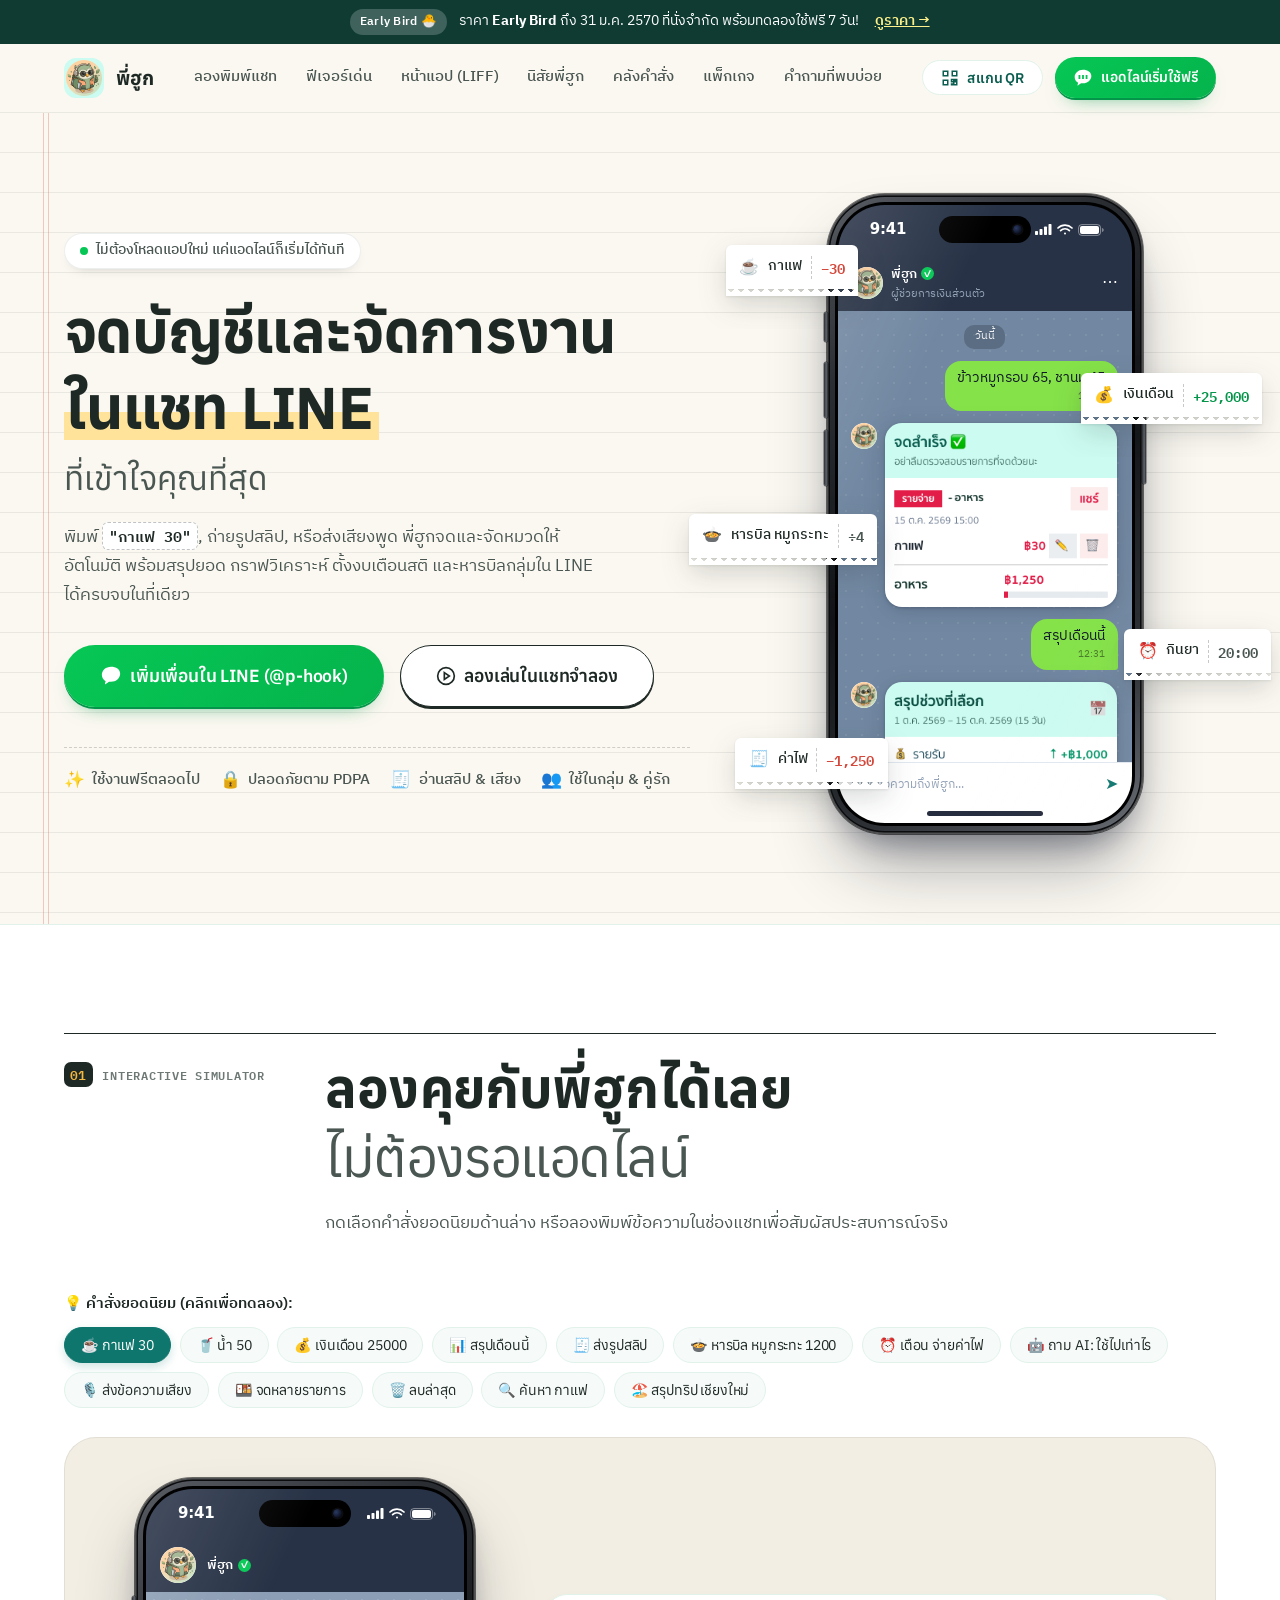
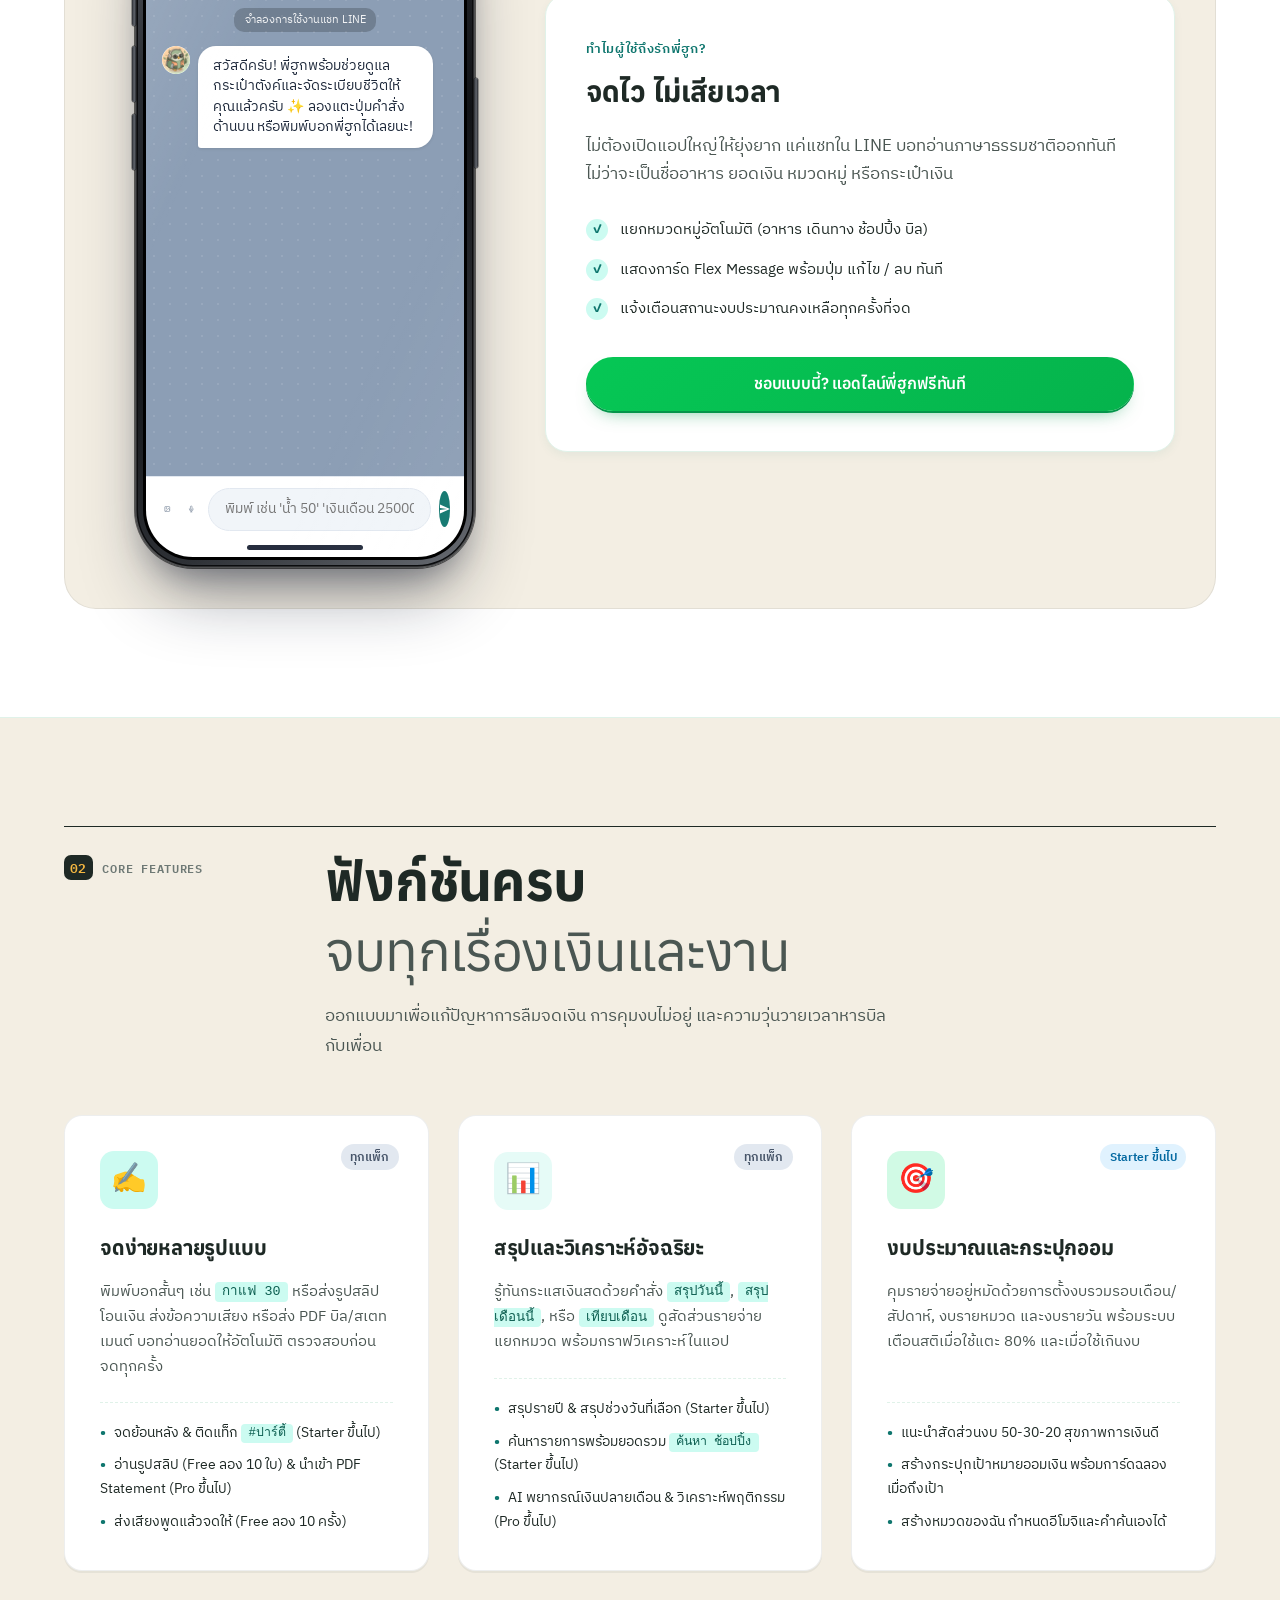
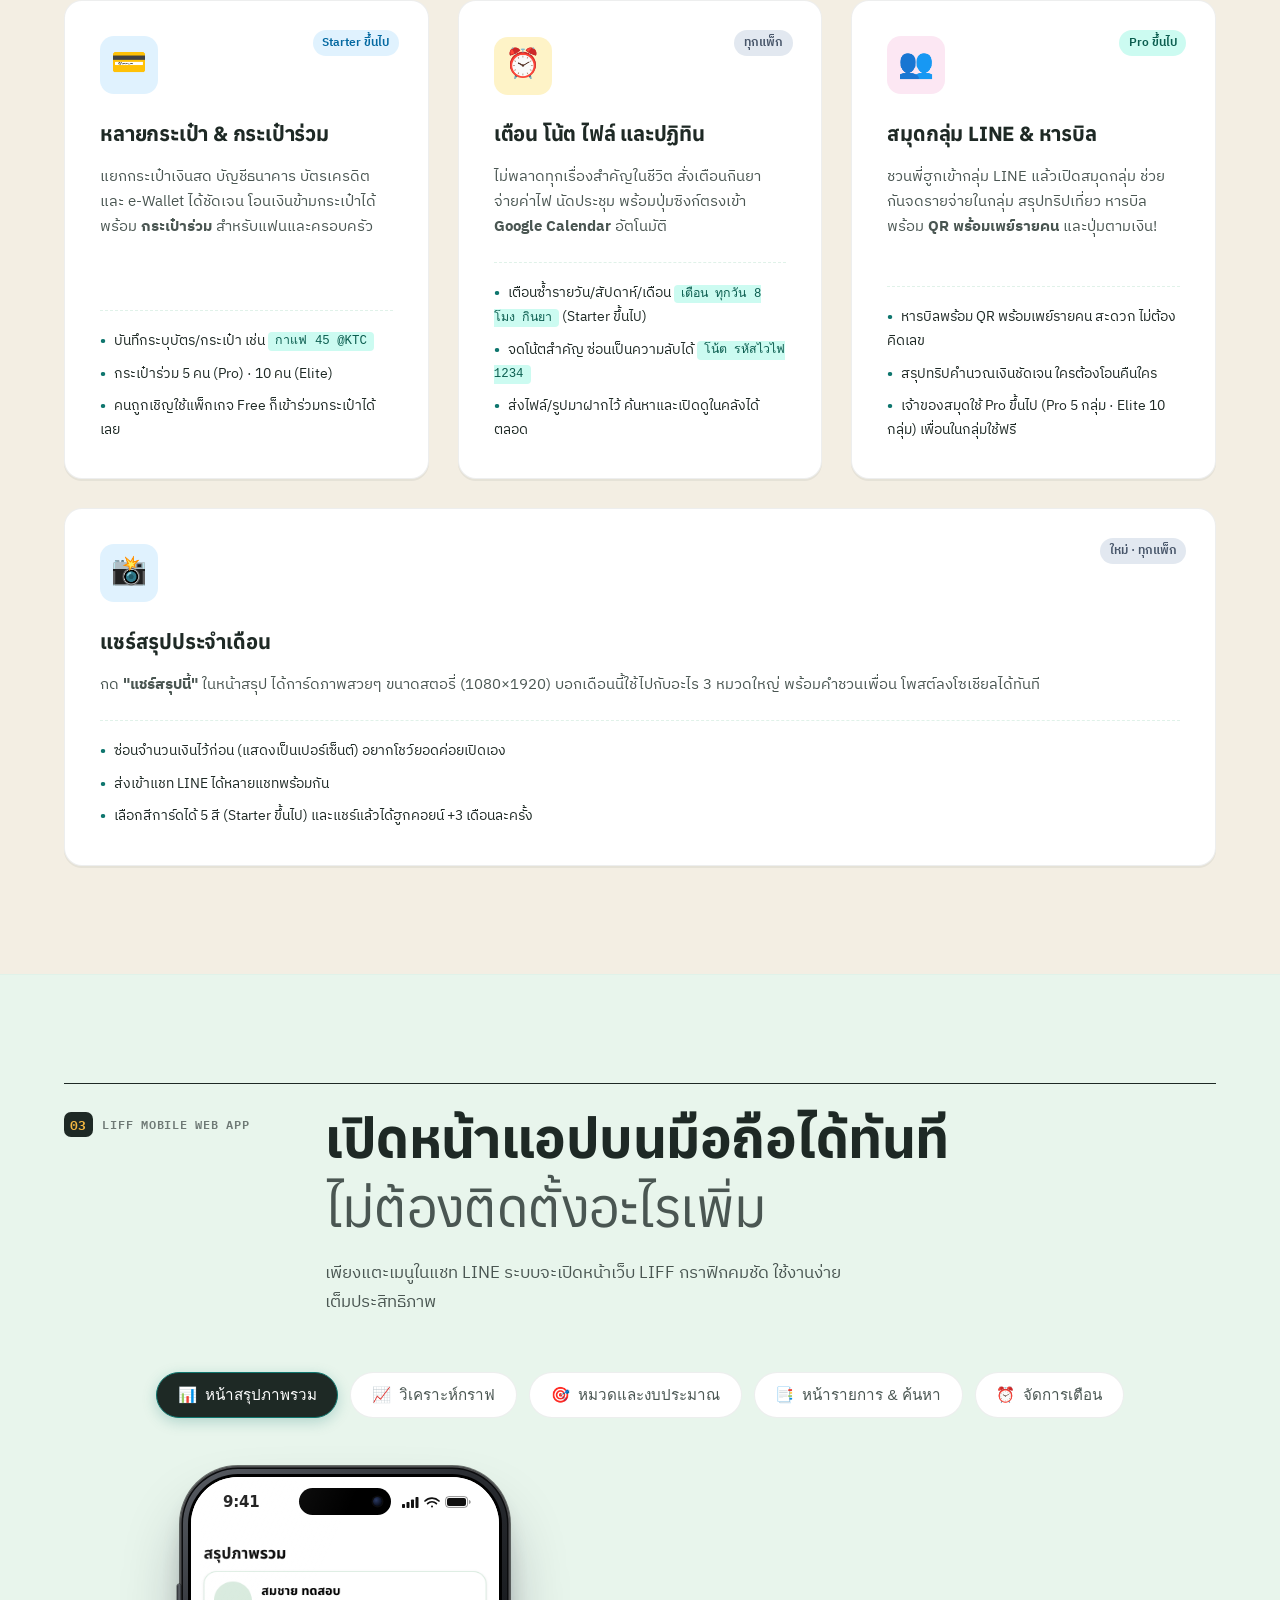
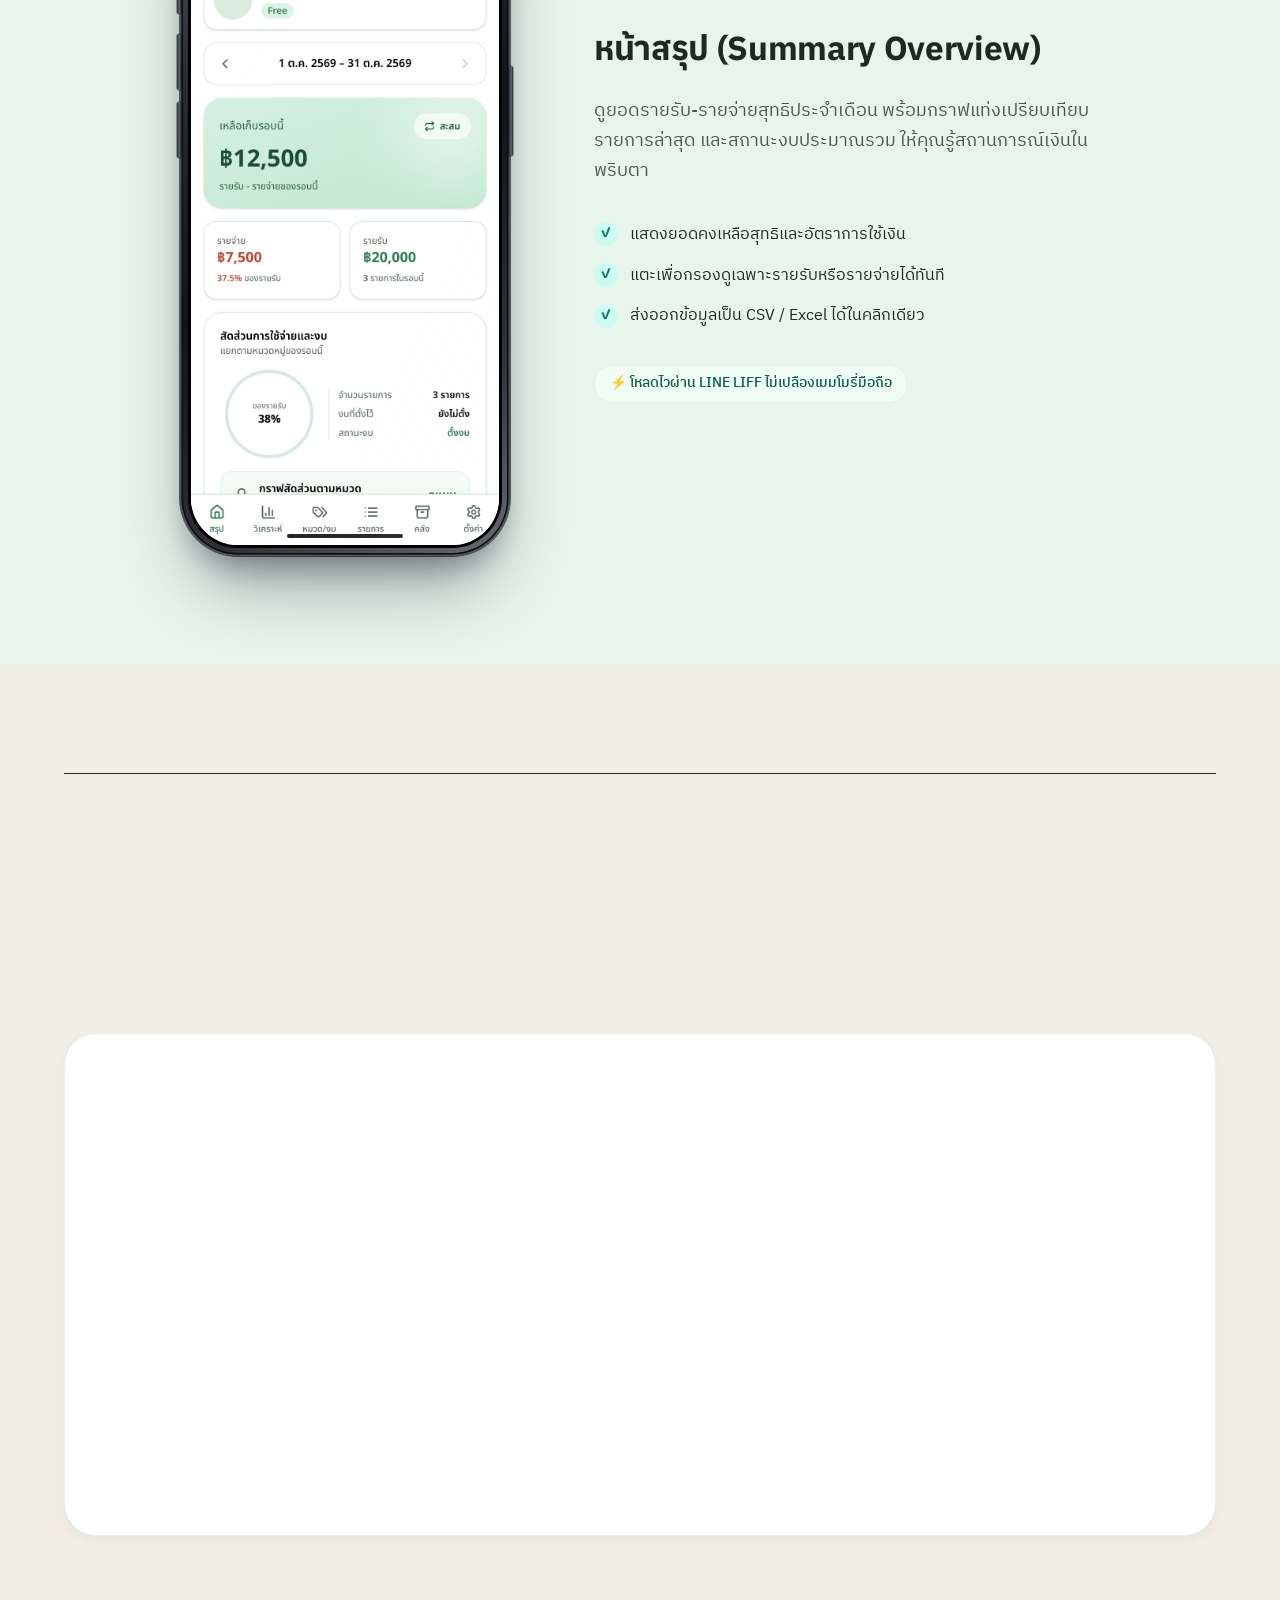
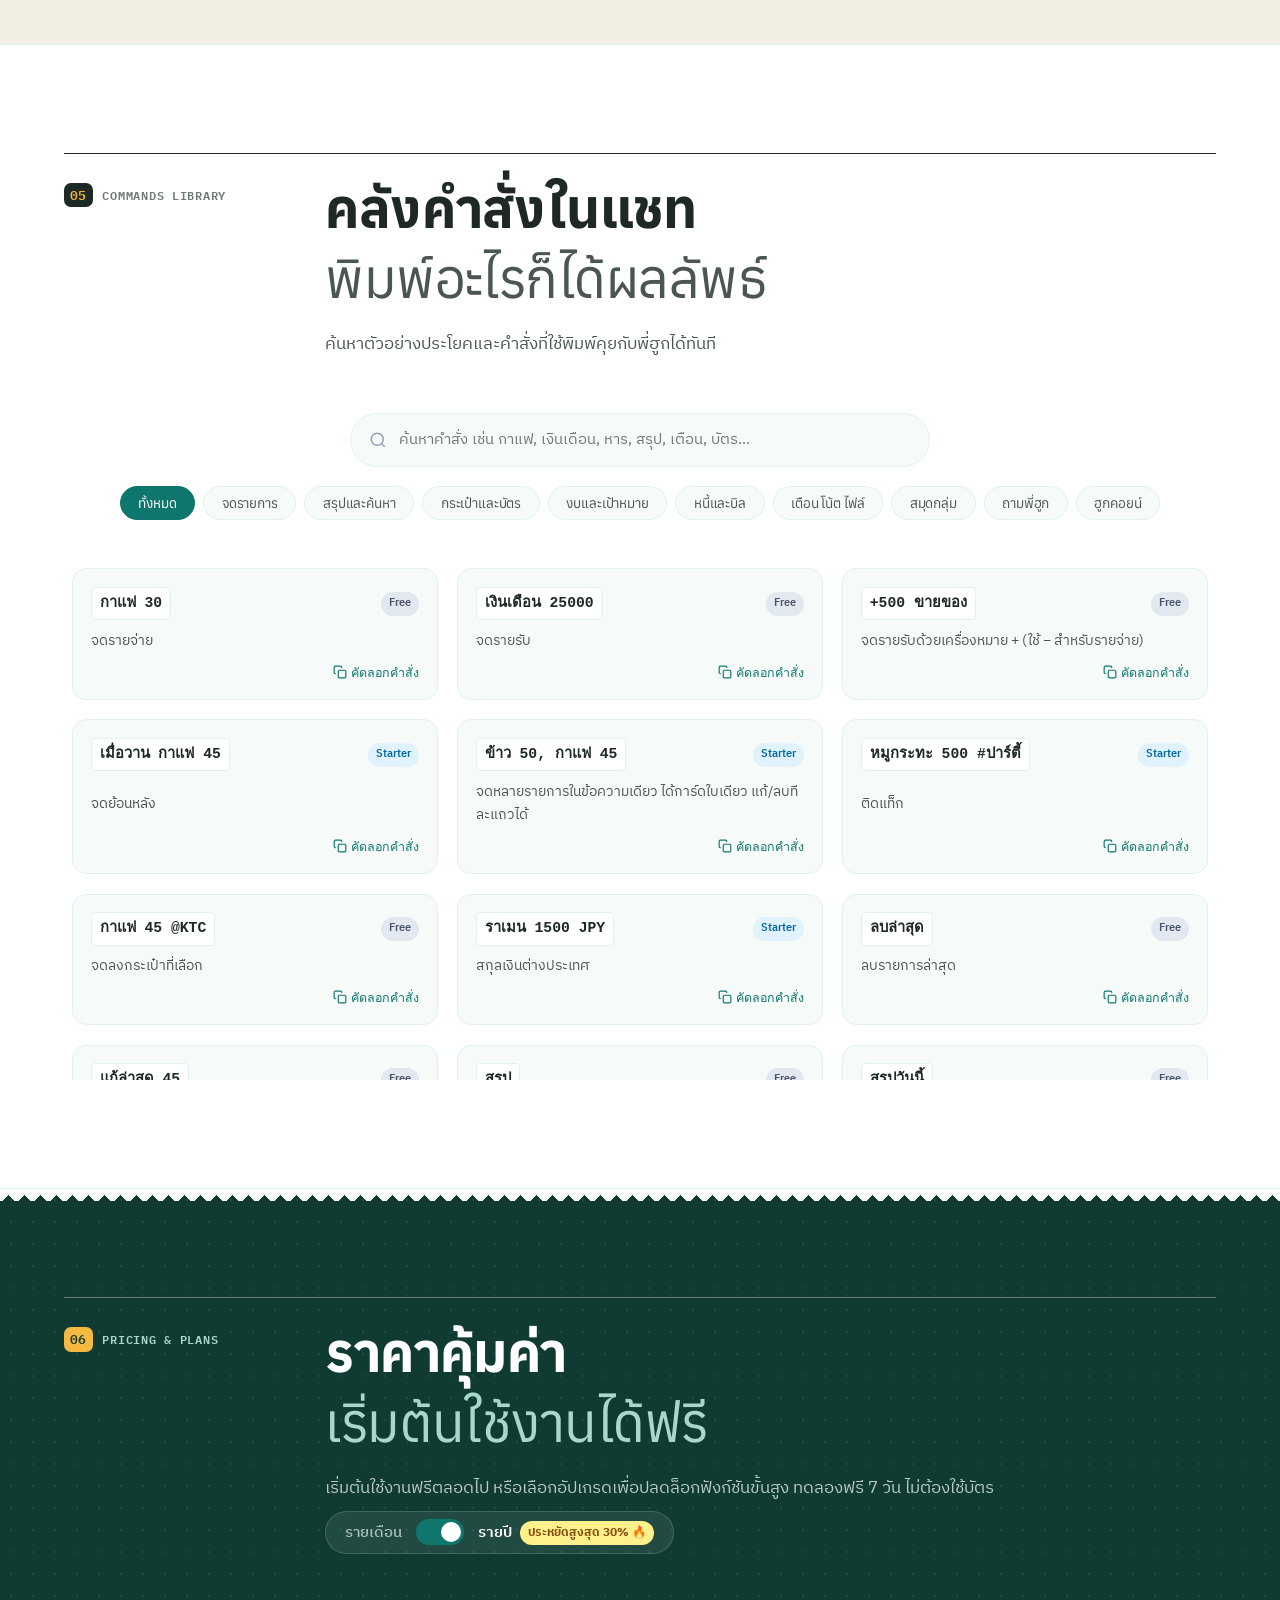
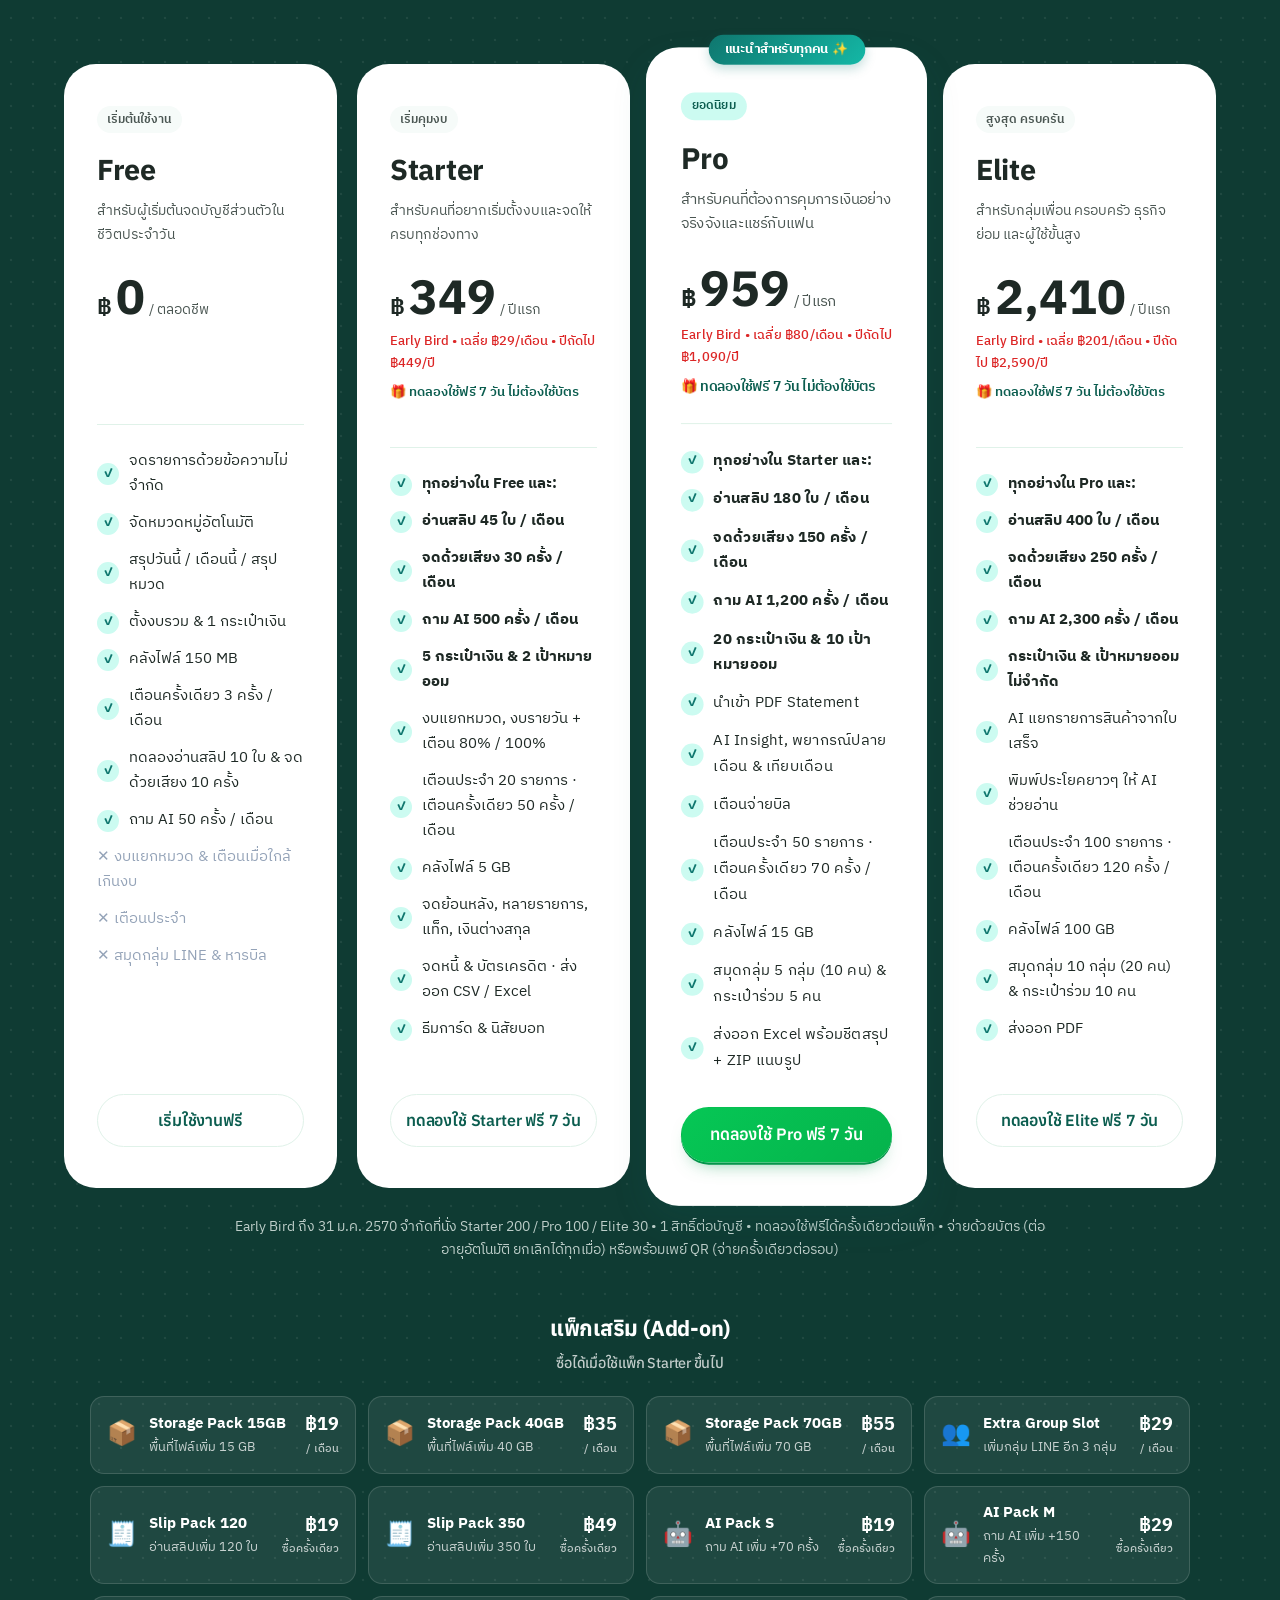
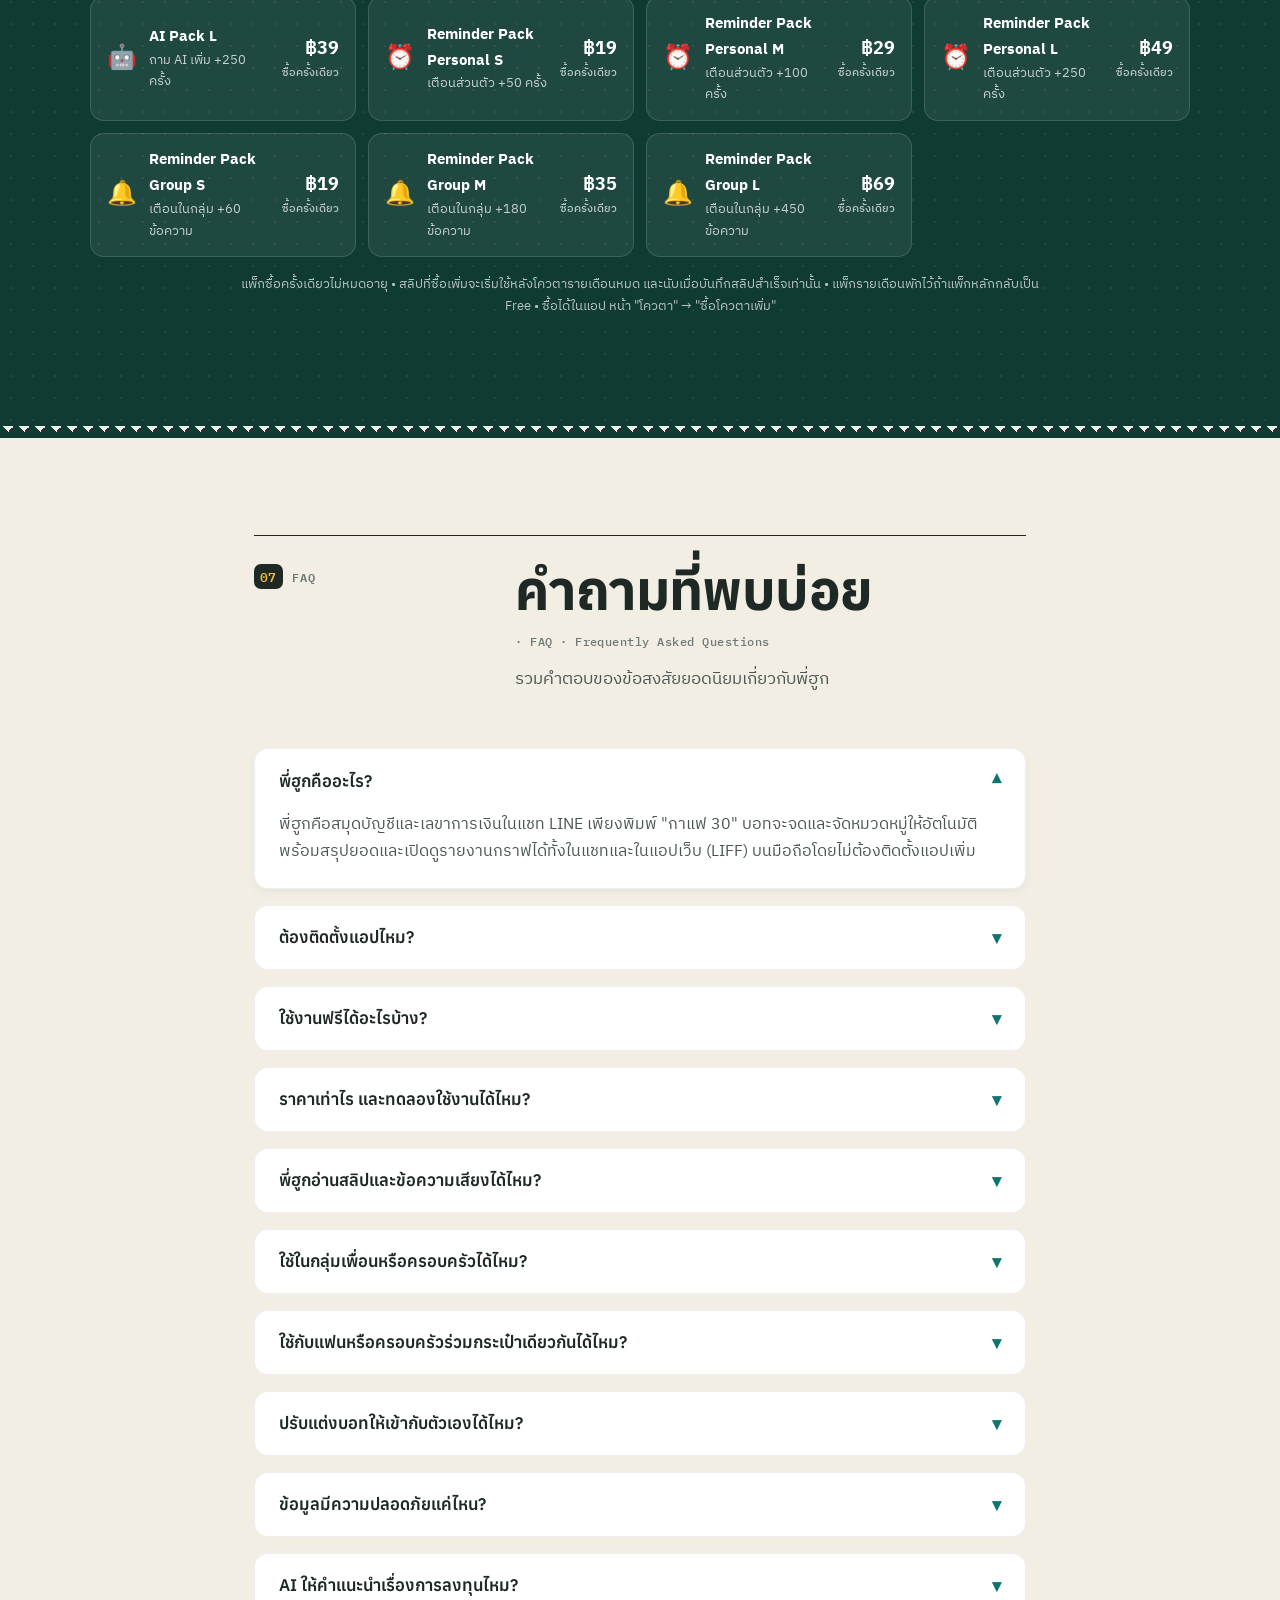
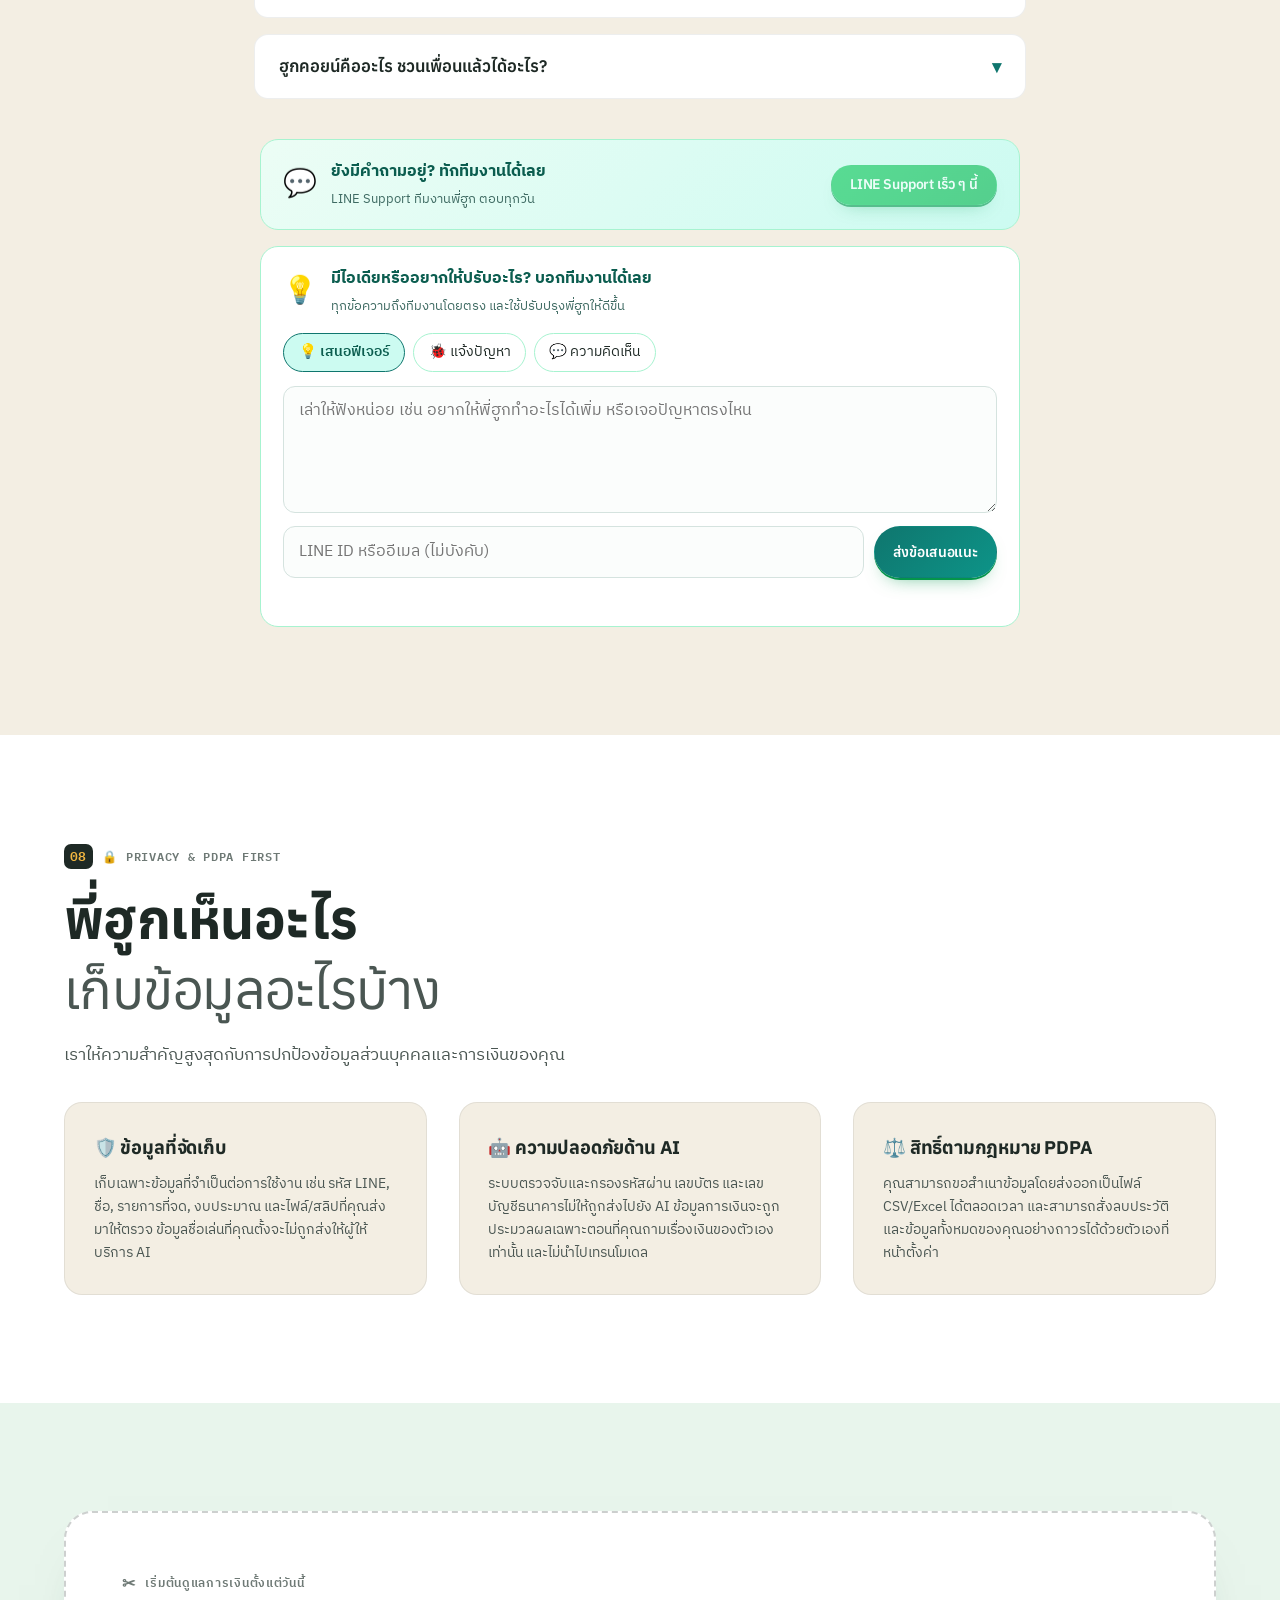
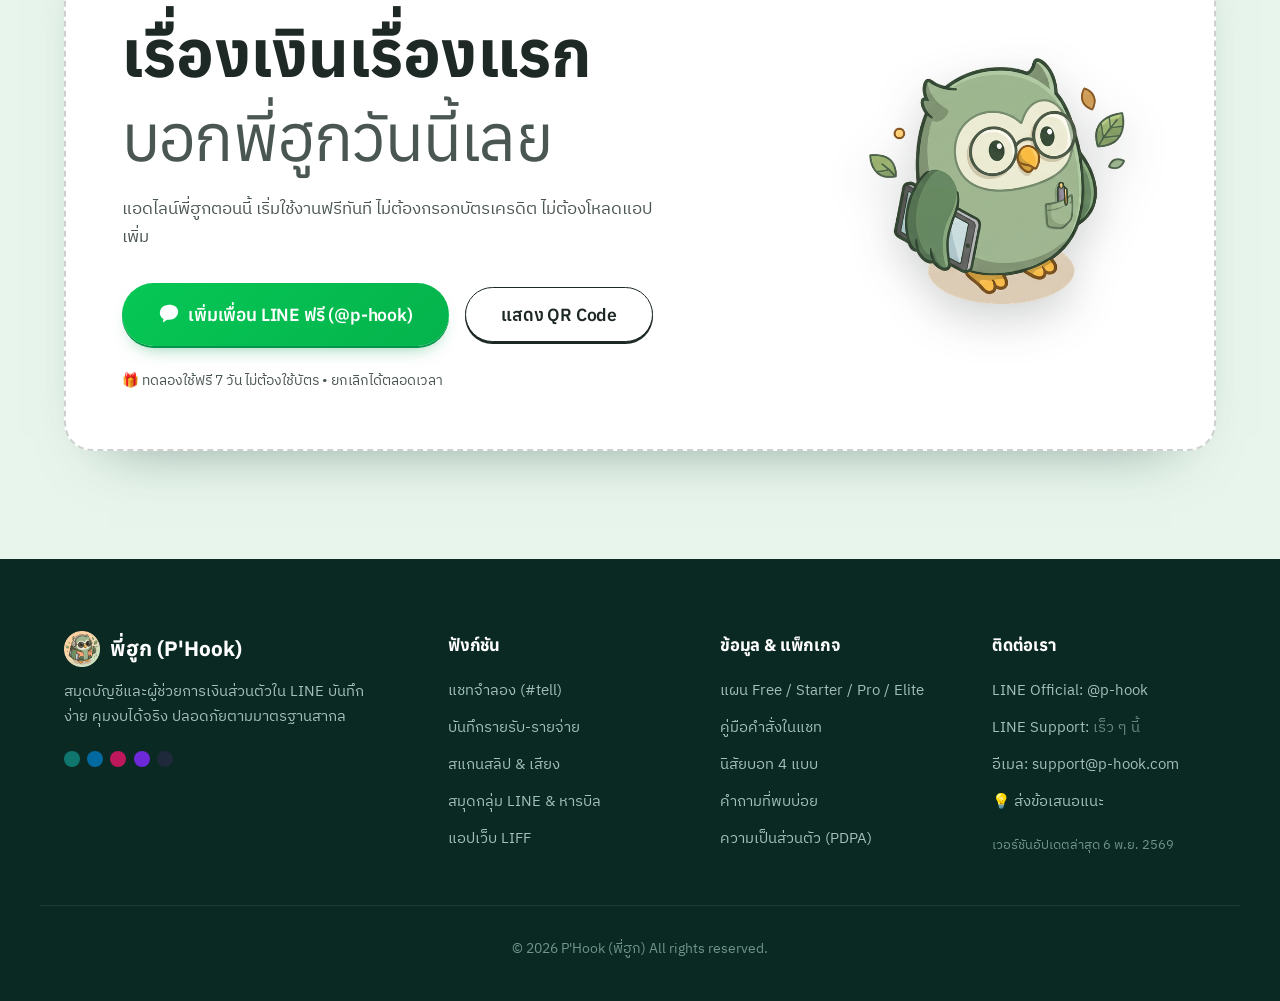
<file: index.html>
<!DOCTYPE html>
<html lang="th">
<head>
  <meta charset="UTF-8">
  <meta name="viewport" content="width=device-width, initial-scale=1.0">
  <title>พี่ฮูก (P'Hook) - ผู้ช่วยจดบัญชีและเลขาจัดการงาน ใน LINE</title>
  <meta name="description" content="พี่ฮูก (P'Hook) LINE Bot สมุดบัญชีและผู้ช่วยการเงินส่วนตัวในแชท LINE พิมพ์ข้อความ ส่งสลิป หรือพูดบอก บอทจดและสรุปให้อัตโนมัติ ไม่ต้องโหลดแอปเพิ่ม">
  <link rel="canonical" href="https://www.p-hook.com/">
  <meta property="og:type" content="website">
  <meta property="og:site_name" content="พี่ฮูก">
  <meta property="og:url" content="https://www.p-hook.com/">
  <meta property="og:title" content="พี่ฮูก (P'Hook) - ผู้ช่วยจดบัญชีและเลขาจัดการงาน ใน LINE">
  <meta property="og:description" content="พิมพ์ ส่งสลิป หรือพูดบอก พี่ฮูกจดบัญชี สรุป และเตือนให้ในแชท LINE ไม่ต้องโหลดแอปเพิ่ม">
  <meta property="og:image" content="https://www.p-hook.com/brand/logo.png">
  <meta property="og:locale" content="th_TH">
  <meta name="twitter:card" content="summary">
  <script type="application/ld+json">
  {
    "@context": "https://schema.org",
    "@graph": [
      {
        "@type": "WebSite",
        "name": "พี่ฮูก",
        "alternateName": ["P'Hook", "p-hook", "p-hook.com", "พี่ฮูก LINE Bot"],
        "url": "https://www.p-hook.com/"
      },
      {
        "@type": "Organization",
        "name": "พี่ฮูก",
        "alternateName": "P'Hook",
        "url": "https://www.p-hook.com/",
        "logo": "https://www.p-hook.com/brand/logo.png",
        "sameAs": ["https://line.me/R/ti/p/@p-hook"]
      }
    ]
  }
  </script>
  
  <!-- Favicon -->
  <link rel="icon" href="/favicon.ico?v=3" sizes="any">
  <link rel="icon" type="image/png" sizes="32x32" href="favicon-32.png?v=3">
  <link rel="shortcut icon" href="/favicon.ico?v=3">
  <link rel="apple-touch-icon" href="apple-touch-icon.png?v=3">
  
  <!-- Google Fonts: Kanit & Sarabun -->
  <link rel="preconnect" href="https://fonts.googleapis.com">
  <link rel="preconnect" href="https://fonts.gstatic.com" crossorigin>
  <link href="https://fonts.googleapis.com/css2?family=Anuphan:wght@400;500;600;700&family=IBM+Plex+Sans+Thai:wght@400;500;600;700&family=IBM+Plex+Sans:wght@400;500;600;700&family=IBM+Plex+Mono:wght@500;600&display=swap" rel="stylesheet">
  
  <link rel="stylesheet" href="styles.css?v=19">
  <link rel="stylesheet" href="theme-v2.css?v=7">
  <script>document.documentElement.classList.add('js-motion');</script>
</head>
<body>

  <!-- Top Announcement Bar -->
  <aside class="announcement-bar" aria-label="Announcement">
    <div class="container announcement-inner">
      <span class="badge-pill">Early Bird 🐣</span>
      <span>ราคา <strong>Early Bird</strong> ถึง 31 ม.ค. 2570 ที่นั่งจำกัด พร้อมทดลองใช้ฟรี 7 วัน!</span>
      <a href="#pricing" class="announcement-link">ดูราคา &rarr;</a>
    </div>
  </aside>

  <!-- Navigation Bar -->
  <header class="navbar" id="navbar">
    <div class="container nav-container">
      <a href="#hero" class="brand-logo" aria-label="กลับสู่หน้าแรก พี่ฮูก">
        <img src="brand/logo.png?v=2" alt="โลโก้พี่ฮูก P'Hook" class="brand-icon" width="40" height="40">
        <div class="brand-text">
          <span class="brand-name">พี่ฮูก</span>
          <span class="brand-sub">P'Hook LINE Bot</span>
        </div>
      </a>

      <nav class="nav-links" id="navLinks" aria-label="เมนูหลัก">
        <a href="#simulator" class="nav-item">ลองพิมพ์แชท</a>
        <a href="#features" class="nav-item">ฟีเจอร์เด่น</a>
        <a href="#webapp" class="nav-item">หน้าแอป (LIFF)</a>
        <a href="#personas" class="nav-item">นิสัยพี่ฮูก</a>
        <a href="#commands" class="nav-item">คลังคำสั่ง</a>
        <a href="#pricing" class="nav-item">แพ็กเกจ</a>
        <a href="#faq" class="nav-item">คำถามที่พบบ่อย</a>
      </nav>

      <div class="nav-actions">
        <button class="btn btn-outline btn-sm open-qr-btn" data-action="qr">
          <svg width="18" height="18" viewBox="0 0 24 24" fill="none" stroke="currentColor" stroke-width="2"><path d="M3 3h6v6H3zM15 3h6v6h-6zM3 15h6v6H3zM14 14h3v3h-3zM17 17h4v4h-4zM14 20h3v1h-3zM19 14h2v3h-2z"/></svg>
          สแกน QR
        </button>
        <a href="https://line.me/R/ti/p/@p-hook" target="_blank" rel="noopener noreferrer" class="btn btn-primary btn-sm btn-line">
          <svg width="20" height="20" viewBox="0 0 24 24" fill="currentColor"><path d="M12 2C6.48 2 2 5.92 2 10.75c0 2.92 1.63 5.53 4.16 7.08-.18.66-.66 2.4-0.76 2.78-.12.48.17.47.37.34.26-.17 2.87-1.92 4.04-2.73.7.1 1.43.16 2.19.16 5.52 0 10-3.92 10-8.75S17.52 2 12 2zm1.09 11.23h-2.18v-4.9h2.18v4.9zm4.27 0h-2.18v-4.9h2.18v4.9zm-8.54 0H6.64v-4.9h2.18v4.9z"/></svg>
          แอดไลน์เริ่มใช้ฟรี
        </a>
        <button class="mobile-toggle" id="mobileToggle" aria-label="เปิดเมนูมือถือ">
          <span></span><span></span><span></span>
        </button>
      </div>
    </div>
    <div class="read-progress" aria-hidden="true"><i id="readProgress"></i></div>
  </header>

  <main>
    <!-- Hero Section -->
    <section class="hero-section" id="hero">
      <div class="container hero-grid">
        <div class="hero-content">
          <div class="hero-badge">
            <span class="pulse-dot"></span>
            <span>ไม่ต้องโหลดแอปใหม่ แค่แอดไลน์ก็เริ่มได้ทันที</span>
          </div>
          
          <h1 class="hero-title">
            <span class="h-line">จดบัญชีและจัดการงาน</span>
            <span class="h-line"><mark class="hl">ในแชท LINE</mark></span>
            <span class="h-line h-thin">ที่เข้าใจคุณที่สุด</span>
          </h1>
          
          <p class="hero-desc">
            พิมพ์ <em>"กาแฟ 30"</em>, ถ่ายรูปสลิป, หรือส่งเสียงพูด พี่ฮูกจดและจัดหมวดให้อัตโนมัติ 
            พร้อมสรุปยอด กราฟวิเคราะห์ ตั้งงบเตือนสติ และหารบิลกลุ่มใน LINE ได้ครบจบในที่เดียว
          </p>

          <div class="hero-cta-group">
            <a href="https://line.me/R/ti/p/@p-hook" target="_blank" rel="noopener noreferrer" class="btn btn-primary btn-lg btn-line shadow-hover">
              <svg width="22" height="22" viewBox="0 0 24 24" fill="currentColor"><path d="M12 2C6.48 2 2 5.92 2 10.75c0 2.92 1.63 5.53 4.16 7.08-.18.66-.66 2.4-0.76 2.78-.12.48.17.47.37.34.26-.17 2.87-1.92 4.04-2.73.7.1 1.43.16 2.19.16 5.52 0 10-3.92 10-8.75S17.52 2 12 2z"/></svg>
              เพิ่มเพื่อนใน LINE (@p-hook)
            </a>
            <a href="#simulator" class="btn btn-secondary btn-lg shadow-hover">
              <svg width="20" height="20" viewBox="0 0 24 24" fill="none" stroke="currentColor" stroke-width="2"><circle cx="12" cy="12" r="10"/><polygon points="10 8 16 12 10 16 10 8"/></svg>
              ลองเล่นในแชทจำลอง
            </a>
          </div>

          <div class="hero-trust">
            <div class="trust-item">
              <span class="trust-icon">✨</span>
              <span>ใช้งานฟรีตลอดไป</span>
            </div>
            <div class="trust-item">
              <span class="trust-icon">🔒</span>
              <span>ปลอดภัยตาม PDPA</span>
            </div>
            <div class="trust-item">
              <span class="trust-icon">🧾</span>
              <span>อ่านสลิป & เสียง</span>
            </div>
            <div class="trust-item">
              <span class="trust-icon">👥</span>
              <span>ใช้ในกลุ่ม & คู่รัก</span>
            </div>
          </div>
        </div>

        <!-- Hero Interactive Preview Graphic -->
        <div class="hero-visual">
          <div class="iphone hero-phone"><i class="hw hw-action"></i><i class="hw hw-up"></i><i class="hw hw-down"></i><i class="hw hw-power"></i><div class="iphone-screen"><div class="statusbar sb-dark"><span class="sb-time">9:41</span><span class="sb-island"><i class="sb-cam"></i></span><span class="sb-icons"><svg width="17" height="11" viewBox="0 0 17 11" fill="currentColor"><rect x="0" y="7" width="3" height="4" rx=".8"/><rect x="4.5" y="5" width="3" height="6" rx=".8"/><rect x="9" y="2.5" width="3" height="8.5" rx=".8"/><rect x="13.5" y="0" width="3" height="11" rx=".8"/></svg><svg width="16" height="11" viewBox="0 0 16 11" fill="none" stroke="currentColor" stroke-width="1.7" stroke-linecap="round"><path d="M1 4a10 10 0 0 1 14 0"/><path d="M3.6 6.6a6.2 6.2 0 0 1 8.8 0"/><circle cx="8" cy="9.4" r="1" fill="currentColor" stroke="none"/></svg><svg width="26" height="12" viewBox="0 0 26 12" fill="none"><rect x=".6" y=".6" width="22" height="10.8" rx="3.2" stroke="currentColor" opacity=".45"/><rect x="2" y="2" width="19" height="8" rx="2" fill="currentColor"/><path d="M24.2 4v4c.8-.3 1.4-1.1 1.4-2s-.6-1.7-1.4-2z" fill="currentColor" opacity=".5"/></svg></span></div>
            <div class="phone-header">
              <div class="line-chat-info">
                <img src="brand/logo.png?v=2" alt="พี่ฮูก" class="chat-avatar">
                <div>
                  <div class="chat-name">พี่ฮูก <span class="verified-badge">✓</span></div>
                  <div class="chat-status">ผู้ช่วยการเงินส่วนตัว</div>
                </div>
              </div>
              <div class="chat-menu-icons">⋯</div>
            </div>
            
            <div class="phone-body hero-chat-flow">
              <div class="chat-date-pill">วันนี้</div>
              
              <!-- Message 1 -->
              <div class="chat-bubble user-bubble animate-pop" style="animation-delay: 0.2s">
                ข้าวหมูกรอบ 65, ชานม 45
                <span class="msg-time">12:30</span>
              </div>

              <!-- Message 2 -->
              <div class="bot-msg-group animate-pop" style="animation-delay: 0.6s">
                <img src="brand/logo.png?v=2" alt="พี่ฮูก" class="bot-avatar-sm">
                <div class="bot-card-preview">
                  <img src="cards-clean/confirm-message-2.png" alt="จดรายการสำเร็จ" class="card-img-fit">
                </div>
              </div>

              <!-- Message 3 -->
              <div class="chat-bubble user-bubble animate-pop" style="animation-delay: 1.0s">
                สรุปเดือนนี้
                <span class="msg-time">12:31</span>
              </div>

              <!-- Message 4 -->
              <div class="bot-msg-group animate-pop" style="animation-delay: 1.4s">
                <img src="brand/logo.png?v=2" alt="พี่ฮูก" class="bot-avatar-sm">
                <div class="bot-card-preview">
                  <img src="cards-clean/summary-card-1.png" alt="การ์ดสรุปยอด" class="card-img-fit">
                </div>
              </div>
            </div>

            <div class="phone-footer-mock">
              <span class="mock-input">พิมพ์ข้อความถึงพี่ฮูก...</span>
              <span class="mock-send">➤</span>
            </div>
            <div class="home-bar"><i></i></div>
          </div></div>
          
          <div class="slip" style="--depth:14;top:8%;left:-6%"><span class="slip-ic">☕</span><span class="slip-name">กาแฟ</span><span class="slip-amt out">−30</span></div>
          <div class="slip" style="--depth:-10;top:28%;right:-10%"><span class="slip-ic">💰</span><span class="slip-name">เงินเดือน</span><span class="slip-amt in">+25,000</span></div>
          <div class="slip" style="--depth:8;top:50%;left:-14%"><span class="slip-ic">🍲</span><span class="slip-name">หารบิล หมูกระทะ</span><span class="slip-amt">÷4</span></div>
          <div class="slip" style="--depth:-16;top:68%;right:-12%"><span class="slip-ic">⏰</span><span class="slip-name">กินยา</span><span class="slip-amt">20:00</span></div>
          <div class="slip" style="--depth:11;top:85%;left:-4%"><span class="slip-ic">🧾</span><span class="slip-name">ค่าไฟ</span><span class="slip-amt out">−1,250</span></div>
        </div>
      </div>
    </section>

    <!-- SECTION: Interactive "#tell" LINE Chat Simulator -->
    <section class="simulator-section sheet sheet--white" id="simulator">
      <div class="container">
        <div class="section-header text-center">
          <span class="section-tag"><b class="tag-num">01</b>Interactive Simulator</span>
          <h2 class="section-title">ลองคุยกับพี่ฮูกได้เลย<br><span class="h-soft">ไม่ต้องรอแอดไลน์</span></h2>
          <p class="section-subtitle one-line">
            กดเลือกคำสั่งยอดนิยมด้านล่าง หรือลองพิมพ์ข้อความในช่องแชทเพื่อสัมผัสประสบการณ์จริง
          </p>
        </div>

        <div class="simulator-wrapper">
          <!-- Command Prompt Chips -->
          <div class="sim-presets">
            <div class="presets-label">💡 คำสั่งยอดนิยม (คลิกเพื่อทดลอง):</div>
            <div class="preset-chips" id="presetChips">
              <button class="chip active" data-cmd="กาแฟ 30">☕ กาแฟ 30</button>
              <button class="chip" data-cmd="น้ำ 50">🥤 น้ำ 50</button>
              <button class="chip" data-cmd="เงินเดือน 25000">💰 เงินเดือน 25000</button>
              <button class="chip" data-cmd="สรุปเดือนนี้">📊 สรุปเดือนนี้</button>
              <button class="chip" data-cmd="ส่งรูปสลิป">🧾 ส่งรูปสลิป</button>
              <button class="chip" data-cmd="หารบิล หมูกระทะ 1200">🍲 หารบิล หมูกระทะ 1200</button>
              <button class="chip" data-cmd="เตือน พรุ่งนี้ 9 โมง จ่ายค่าไฟ">⏰ เตือน จ่ายค่าไฟ</button>
              <button class="chip" data-cmd="ฮูก เดือนนี้ใช้ไปเท่าไร">🤖 ถาม AI: ใช้ไปเท่าไร</button>
              <button class="chip" data-cmd="ส่งข้อความเสียง">🎙️ ส่งข้อความเสียง</button>
              <button class="chip" data-cmd="ข้าว 50, กาแฟ 45">🍱 จดหลายรายการ</button>
              <button class="chip" data-cmd="ลบล่าสุด">🗑️ ลบล่าสุด</button>
              <button class="chip" data-cmd="ค้นหา กาแฟ">🔍 ค้นหา กาแฟ</button>
              <button class="chip" data-cmd="สรุปทริป">🏖️ สรุปทริป เชียงใหม่</button>
            </div>
          </div>

          <!-- Simulator Device Container -->
          <div class="sim-device-container">
            <div class="sim-phone iphone"><i class="hw hw-action"></i><i class="hw hw-up"></i><i class="hw hw-down"></i><i class="hw hw-power"></i><div class="iphone-screen"><div class="statusbar sb-dark"><span class="sb-time">9:41</span><span class="sb-island"><i class="sb-cam"></i></span><span class="sb-icons"><svg width="17" height="11" viewBox="0 0 17 11" fill="currentColor"><rect x="0" y="7" width="3" height="4" rx=".8"/><rect x="4.5" y="5" width="3" height="6" rx=".8"/><rect x="9" y="2.5" width="3" height="8.5" rx=".8"/><rect x="13.5" y="0" width="3" height="11" rx=".8"/></svg><svg width="16" height="11" viewBox="0 0 16 11" fill="none" stroke="currentColor" stroke-width="1.7" stroke-linecap="round"><path d="M1 4a10 10 0 0 1 14 0"/><path d="M3.6 6.6a6.2 6.2 0 0 1 8.8 0"/><circle cx="8" cy="9.4" r="1" fill="currentColor" stroke="none"/></svg><svg width="26" height="12" viewBox="0 0 26 12" fill="none"><rect x=".6" y=".6" width="22" height="10.8" rx="3.2" stroke="currentColor" opacity=".45"/><rect x="2" y="2" width="19" height="8" rx="2" fill="currentColor"/><path d="M24.2 4v4c.8-.3 1.4-1.1 1.4-2s-.6-1.7-1.4-2z" fill="currentColor" opacity=".5"/></svg></span></div>
              <div class="sim-phone-header">
                <div class="sim-header-left">
                  <img src="brand/logo.png?v=2" alt="พี่ฮูก" class="sim-avatar">
                  <div>
                    <div class="sim-bot-title">พี่ฮูก <span class="verified-badge">✓</span></div>
                    <div class="sim-bot-subtitle">บอทการเงินส่วนตัว • ออนไลน์</div>
                  </div>
                </div>
              </div>

              <!-- Chat Message Scroll Area -->
              <div class="sim-chat-area" id="simChatArea">
                <div class="chat-date-pill">จำลองการใช้งานแชท LINE</div>
                
                <!-- Bot Welcome Bubble -->
                <div class="sim-msg-row bot-row">
                  <img src="brand/logo.png?v=2" class="sim-bot-icon" alt="พี่ฮูก">
                  <div class="sim-bot-content">
                    <div class="sim-bubble bot-bubble">
                      สวัสดีครับ! พี่ฮูกพร้อมช่วยดูแลกระเป๋าตังค์และจัดระเบียบชีวิตให้คุณแล้วครับ ✨ 
                      ลองแตะปุ่มคำสั่งด้านบน หรือพิมพ์บอกพี่ฮูกได้เลยนะ!
                    </div>
                  </div>
                </div>
              </div>

              <!-- Simulator Input Bar -->
              <form class="sim-input-bar" id="simForm">
                <button type="button" class="sim-btn-icon" id="simSlipBtn" title="จำลองส่งสลิป">
                  <svg width="20" height="20" viewBox="0 0 24 24" fill="none" stroke="currentColor" stroke-width="2"><rect x="3" y="3" width="18" height="18" rx="2"/><circle cx="8.5" cy="8.5" r="1.5"/><polyline points="21 15 16 10 5 21"/></svg>
                </button>
                <button type="button" class="sim-btn-icon" id="simMicBtn" title="จำลองส่งเสียง">
                  <svg width="20" height="20" viewBox="0 0 24 24" fill="none" stroke="currentColor" stroke-width="2"><path d="M12 1a3 3 0 0 0-3 3v8a3 3 0 0 0 6 0V4a3 3 0 0 0-3-3z"/><path d="M19 10v2a7 7 0 0 1-14 0v-2"/><line x1="12" y1="19" x2="12" y2="23"/><line x1="8" y1="23" x2="16" y2="23"/></svg>
                </button>
                <input type="text" id="simInput" class="sim-text-input" placeholder="พิมพ์ข้อความ เช่น 'กาแฟ 30' หรือ 'เตือน 9 โมง'..." autocomplete="off">
                <button type="submit" class="sim-send-btn" id="simSendBtn" aria-label="ส่งข้อความ">
                  <svg width="18" height="18" viewBox="0 0 24 24" fill="currentColor"><path d="M2.01 21L23 12 2.01 3 2 10l15 2-15 2z"/></svg>
                </button>
              </form>
              <div class="home-bar"><i></i></div>
            </div></div>

            <!-- Simulator Explanatory Card -->
            <div class="sim-info-box">
              <div class="sim-info-header">
                <span class="info-badge">ทำไมผู้ใช้ถึงรักพี่ฮูก?</span>
                <h3 id="simInfoTitle">จดไว ไม่เสียเวลา</h3>
              </div>
              <p id="simInfoDesc" class="sim-info-text">
                ไม่ต้องเปิดแอปใหญ่ให้ยุ่งยาก แค่แชทใน LINE บอทอ่านภาษาธรรมชาติออกทันที ไม่ว่าจะเป็นชื่ออาหาร ยอดเงิน หมวดหมู่ หรือกระเป๋าเงิน
              </p>
              <div class="sim-info-features" id="simInfoHighlights">
                <div class="highlight-item">
                  <span class="check-icon">✓</span>
                  <span>แยกหมวดหมู่อัตโนมัติ (อาหาร เดินทาง ช้อปปิ้ง บิล)</span>
                </div>
                <div class="highlight-item">
                  <span class="check-icon">✓</span>
                  <span>แสดงการ์ด Flex Message พร้อมปุ่ม แก้ไข / ลบ ทันที</span>
                </div>
                <div class="highlight-item">
                  <span class="check-icon">✓</span>
                  <span>แจ้งเตือนสถานะงบประมาณคงเหลือทุกครั้งที่จด</span>
                </div>
              </div>
              
              <div class="sim-info-action">
                <a href="https://line.me/R/ti/p/@p-hook" target="_blank" rel="noopener noreferrer" class="btn btn-primary btn-block btn-line">
                  ชอบแบบนี้? แอดไลน์พี่ฮูกฟรีทันที
                </a>
              </div>
            </div>
          </div>
        </div>
      </div>
    </section>

    <!-- SECTION: 6 Core Pillars (from features.md) -->
    <section class="features-section sheet sheet--cream" id="features">
      <div class="container">
        <div class="section-header text-center">
          <span class="section-tag"><b class="tag-num">02</b>Core Features</span>
          <h2 class="section-title">ฟังก์ชันครบ<br><span class="h-soft">จบทุกเรื่องเงินและงาน</span></h2>
          <p class="section-subtitle">
            ออกแบบมาเพื่อแก้ปัญหาการลืมจดเงิน การคุมงบไม่อยู่ และความวุ่นวายเวลาหารบิลกับเพื่อน
          </p>
        </div>

        <div class="features-grid">
          <!-- Feature 1 -->
          <div class="feature-card">
            <div class="feature-icon-wrapper bg-mint-soft">
              <span>✍️</span>
            </div>
            <div class="feature-badge plan-free">ทุกแพ็ก</div>
            <h3 class="feature-title">จดง่ายหลายรูปแบบ</h3>
            <p class="feature-text">
              พิมพ์บอกสั้นๆ เช่น <code>กาแฟ 30</code> หรือส่งรูปสลิปโอนเงิน ส่งข้อความเสียง หรือส่ง PDF บิล/สเตทเมนต์ บอทอ่านยอดให้อัตโนมัติ ตรวจสอบก่อนจดทุกครั้ง
            </p>
            <ul class="feature-list">
              <li>จดย้อนหลัง & ติดแท็ก <code>#ปาร์ตี้</code> (Starter ขึ้นไป)</li>
              <li>อ่านรูปสลิป (Free ลอง 10 ใบ) & นำเข้า PDF Statement (Pro ขึ้นไป)</li>
              <li>ส่งเสียงพูดแล้วจดให้ (Free ลอง 10 ครั้ง)</li>
            </ul>
          </div>

          <!-- Feature 2 -->
          <div class="feature-card">
            <div class="feature-icon-wrapper bg-teal-soft">
              <span>📊</span>
            </div>
            <div class="feature-badge plan-free">ทุกแพ็ก</div>
            <h3 class="feature-title">สรุปและวิเคราะห์อัจฉริยะ</h3>
            <p class="feature-text">
              รู้ทันกระแสเงินสดด้วยคำสั่ง <code>สรุปวันนี้</code>, <code>สรุปเดือนนี้</code>, หรือ <code>เทียบเดือน</code> ดูสัดส่วนรายจ่ายแยกหมวด พร้อมกราฟวิเคราะห์ในแอป
            </p>
            <ul class="feature-list">
              <li>สรุปรายปี & สรุปช่วงวันที่เลือก (Starter ขึ้นไป)</li>
              <li>ค้นหารายการพร้อมยอดรวม <code>ค้นหา ช้อปปิ้ง</code> (Starter ขึ้นไป)</li>
              <li>AI พยากรณ์เงินปลายเดือน & วิเคราะห์พฤติกรรม (Pro ขึ้นไป)</li>
            </ul>
          </div>

          <!-- Feature 3 -->
          <div class="feature-card">
            <div class="feature-icon-wrapper bg-emerald-soft">
              <span>🎯</span>
            </div>
            <div class="feature-badge plan-starter">Starter ขึ้นไป</div>
            <h3 class="feature-title">งบประมาณและกระปุกออม</h3>
            <p class="feature-text">
              คุมรายจ่ายอยู่หมัดด้วยการตั้งงบรวมรอบเดือน/สัปดาห์, งบรายหมวด และงบรายวัน พร้อมระบบเตือนสติเมื่อใช้แตะ 80% และเมื่อใช้เกินงบ
            </p>
            <ul class="feature-list">
              <li>แนะนำสัดส่วนงบ 50-30-20 สุขภาพการเงินดี</li>
              <li>สร้างกระปุกเป้าหมายออมเงิน พร้อมการ์ดฉลองเมื่อถึงเป้า</li>
              <li>สร้างหมวดของฉัน กำหนดอีโมจิและคำค้นเองได้</li>
            </ul>
          </div>

          <!-- Feature 4 -->
          <div class="feature-card">
            <div class="feature-icon-wrapper bg-sky-soft">
              <span>💳</span>
            </div>
            <div class="feature-badge plan-starter">Starter ขึ้นไป</div>
            <h3 class="feature-title">หลายกระเป๋า & กระเป๋าร่วม</h3>
            <p class="feature-text">
              แยกกระเป๋าเงินสด บัญชีธนาคาร บัตรเครดิต และ e-Wallet ได้ชัดเจน โอนเงินข้ามกระเป๋าได้ พร้อม <strong>กระเป๋าร่วม</strong> สำหรับแฟนและครอบครัว
            </p>
            <ul class="feature-list">
              <li>บันทึกระบุบัตร/กระเป๋า เช่น <code>กาแฟ 45 @KTC</code></li>
              <li>กระเป๋าร่วม 5 คน (Pro) · 10 คน (Elite)</li>
              <li>คนถูกเชิญใช้แพ็กเกจ Free ก็เข้าร่วมกระเป๋าได้เลย</li>
            </ul>
          </div>

          <!-- Feature 5 -->
          <div class="feature-card">
            <div class="feature-icon-wrapper bg-amber-soft">
              <span>⏰</span>
            </div>
            <div class="feature-badge plan-free">ทุกแพ็ก</div>
            <h3 class="feature-title">เตือน โน้ต ไฟล์ และปฏิทิน</h3>
            <p class="feature-text">
              ไม่พลาดทุกเรื่องสำคัญในชีวิต สั่งเตือนกินยา จ่ายค่าไฟ นัดประชุม พร้อมปุ่มซิงก์ตรงเข้า <strong>Google Calendar</strong> อัตโนมัติ
            </p>
            <ul class="feature-list">
              <li>เตือนซ้ำรายวัน/สัปดาห์/เดือน <code>เตือน ทุกวัน 8 โมง กินยา</code> (Starter ขึ้นไป)</li>
              <li>จดโน้ตสำคัญ ซ่อนเป็นความลับได้ <code>โน้ต รหัสไวไฟ 1234</code></li>
              <li>ส่งไฟล์/รูปมาฝากไว้ ค้นหาและเปิดดูในคลังได้ตลอด</li>
            </ul>
          </div>

          <!-- Feature 6 -->
          <div class="feature-card highlight-card">
            <div class="feature-icon-wrapper bg-rose-soft">
              <span>👥</span>
            </div>
            <div class="feature-badge plan-pro">Pro ขึ้นไป</div>
            <h3 class="feature-title">สมุดกลุ่ม LINE & หารบิล</h3>
            <p class="feature-text">
              ชวนพี่ฮูกเข้ากลุ่ม LINE แล้วเปิดสมุดกลุ่ม ช่วยกันจดรายจ่ายในกลุ่ม สรุปทริปเที่ยว หารบิลพร้อม <strong>QR พร้อมเพย์รายคน</strong> และปุ่มตามเงิน!
            </p>
            <ul class="feature-list">
              <li>หารบิลพร้อม QR พร้อมเพย์รายคน สะดวก ไม่ต้องคิดเลข</li>
              <li>สรุปทริปคำนวณเงินชัดเจน ใครต้องโอนคืนใคร</li>
              <li>เจ้าของสมุดใช้ Pro ขึ้นไป (Pro 5 กลุ่ม · Elite 10 กลุ่ม) เพื่อนในกลุ่มใช้ฟรี</li>
            </ul>
          </div>

          <!-- Feature 7 (new) -->
          <div class="feature-card feature-wide">
            <div class="feature-icon-wrapper bg-sky-soft">
              <span>📸</span>
            </div>
            <div class="feature-badge plan-free">ใหม่ · ทุกแพ็ก</div>
            <h3 class="feature-title">แชร์สรุปประจำเดือน</h3>
            <p class="feature-text">
              กด <strong>"แชร์สรุปนี้"</strong> ในหน้าสรุป ได้การ์ดภาพสวยๆ ขนาดสตอรี่ (1080×1920) บอกเดือนนี้ใช้ไปกับอะไร 3 หมวดใหญ่ พร้อมคำชวนเพื่อน โพสต์ลงโซเชียลได้ทันที
            </p>
            <ul class="feature-list">
              <li>ซ่อนจำนวนเงินไว้ก่อน (แสดงเป็นเปอร์เซ็นต์) อยากโชว์ยอดค่อยเปิดเอง</li>
              <li>ส่งเข้าแชท LINE ได้หลายแชทพร้อมกัน</li>
              <li>เลือกสีการ์ดได้ 5 สี (Starter ขึ้นไป) และแชร์แล้วได้ฮูกคอยน์ +3 เดือนละครั้ง</li>
            </ul>
          </div>
        </div>
      </div>
    </section>

    <!-- SECTION: LIFF Web App Showcase (from app-index.json) -->
    <section class="webapp-section sheet sheet--mint" id="webapp">
      <div class="container">
        <div class="section-header text-center">
          <span class="section-tag"><b class="tag-num">03</b>LIFF Mobile Web App</span>
          <h2 class="section-title">เปิดหน้าแอปบนมือถือได้ทันที<br><span class="h-soft">ไม่ต้องติดตั้งอะไรเพิ่ม</span></h2>
          <p class="section-subtitle">
            เพียงแตะเมนูในแชท LINE ระบบจะเปิดหน้าเว็บ LIFF กราฟิกคมชัด ใช้งานง่าย เต็มประสิทธิภาพ
          </p>
        </div>

        <div class="webapp-showcase">
          <!-- Tabs Navigation -->
          <div class="webapp-tabs" role="tablist">
            <button class="webapp-tab active" data-screen="summary" role="tab">
              <span class="tab-icon">📊</span>
              <span>หน้าสรุปภาพรวม</span>
            </button>
            <button class="webapp-tab" data-screen="analytics" role="tab">
              <span class="tab-icon">📈</span>
              <span>วิเคราะห์กราฟ</span>
            </button>
            <button class="webapp-tab" data-screen="budgets" role="tab">
              <span class="tab-icon">🎯</span>
              <span>หมวดและงบประมาณ</span>
            </button>
            <button class="webapp-tab" data-screen="transactions" role="tab">
              <span class="tab-icon">📑</span>
              <span>หน้ารายการ & ค้นหา</span>
            </button>
            <button class="webapp-tab" data-screen="reminders" role="tab">
              <span class="tab-icon">⏰</span>
              <span>จัดการเตือน</span>
            </button>
          </div>

          <!-- Tab Content Display -->
          <div class="webapp-display">
            <div class="webapp-phone-mockup iphone"><i class="hw hw-action"></i><i class="hw hw-up"></i><i class="hw hw-down"></i><i class="hw hw-power"></i>
              <div class="iphone-screen mockup-bezel"><div class="statusbar sb-light"><span class="sb-time">9:41</span><span class="sb-island"><i class="sb-cam"></i></span><span class="sb-icons"><svg width="17" height="11" viewBox="0 0 17 11" fill="currentColor"><rect x="0" y="7" width="3" height="4" rx=".8"/><rect x="4.5" y="5" width="3" height="6" rx=".8"/><rect x="9" y="2.5" width="3" height="8.5" rx=".8"/><rect x="13.5" y="0" width="3" height="11" rx=".8"/></svg><svg width="16" height="11" viewBox="0 0 16 11" fill="none" stroke="currentColor" stroke-width="1.7" stroke-linecap="round"><path d="M1 4a10 10 0 0 1 14 0"/><path d="M3.6 6.6a6.2 6.2 0 0 1 8.8 0"/><circle cx="8" cy="9.4" r="1" fill="currentColor" stroke="none"/></svg><svg width="26" height="12" viewBox="0 0 26 12" fill="none"><rect x=".6" y=".6" width="22" height="10.8" rx="3.2" stroke="currentColor" opacity=".45"/><rect x="2" y="2" width="19" height="8" rx="2" fill="currentColor"/><path d="M24.2 4v4c.8-.3 1.4-1.1 1.4-2s-.6-1.7-1.4-2z" fill="currentColor" opacity=".5"/></svg></span></div>
                <div class="app-scroll" id="appScroll"><img id="webappScreenImg" src="app/summary-overview.png" alt="หน้าสรุปภาพรวมในแอปเว็บ LIFF" class="app-screen-img"></div>
                <img id="webappNavImg" src="app/nav/summary-overview.png" alt="" aria-hidden="true" class="app-nav-img">
                <div class="home-bar home-dark"><i></i></div>
              </div>
            </div>

            <div class="webapp-detail-card">
              <h3 id="webappTitle" class="webapp-detail-title">หน้าสรุป (Summary Overview)</h3>
              <p id="webappDesc" class="webapp-detail-desc">
                ดูยอดรายรับ-รายจ่ายสุทธิประจำเดือน พร้อมกราฟแท่งเปรียบเทียบ รายการล่าสุด และสถานะงบประมาณรวม ให้คุณรู้สถานการณ์เงินในพริบตา
              </p>
              
              <div class="webapp-features-list" id="webappPoints">
                <div class="webapp-point">
                  <span class="point-bullet">✓</span>
                  <span>แสดงยอดคงเหลือสุทธิและอัตราการใช้เงิน</span>
                </div>
                <div class="webapp-point">
                  <span class="point-bullet">✓</span>
                  <span>แตะเพื่อกรองดูเฉพาะรายรับหรือรายจ่ายได้ทันที</span>
                </div>
                <div class="webapp-point">
                  <span class="point-bullet">✓</span>
                  <span>ส่งออกข้อมูลเป็น CSV / Excel ได้ในคลิกเดียว</span>
                </div>
              </div>

              <div class="webapp-cta">
                <span class="liff-badge">⚡ โหลดไวผ่าน LINE LIFF ไม่เปลืองเมมโมรี่มือถือ</span>
              </div>
            </div>
          </div>
        </div>
      </div>
    </section>

    <!-- SECTION: 5 Bot Personas (from brand.json) -->
    <section class="personas-section sheet sheet--cream" id="personas">
      <div class="container">
        <div class="section-header text-center">
          <span class="section-tag"><b class="tag-num">04</b>Personalization</span>
          <h2 class="section-title">เลือกนิสัยพี่ฮูก<br><span class="h-soft">ให้เข้ากับสไตล์ของคุณ</span></h2>
          <p class="section-subtitle one-line">
            ชอบให้บอทคุยน่ารัก ให้กำลังใจ หรือชอบฟีลเพื่อนสนิทด่าเตือนสติ? เลือกเปลี่ยนได้ตามใจ (แพ็กเกจ Starter ขึ้นไป)
          </p>
        </div>

        <div class="personas-container">
          <!-- Persona Selector Cards -->
          <div class="personas-nav" id="personaNav">
            <!-- Warm -->
            <button class="persona-tab active" data-persona="warm">
              <span class="persona-emoji">🌸</span>
              <div class="persona-tab-info">
                <strong>ฮูกน้อยอบอุ่น</strong>
                <small>พูดจาน่ารัก สุภาพ ให้กำลังใจ</small>
              </div>
            </button>

            <!-- Bestie -->
            <button class="persona-tab" data-persona="bestie">
              <span class="persona-emoji">🤝</span>
              <div class="persona-tab-info">
                <strong>ฮูกเพื่อนซี้</strong>
                <small>ฟีลเพื่อนสนิท ชิลๆ แซะพอกรุบกริบ</small>
              </div>
            </button>

            <!-- Spicy -->
            <button class="persona-tab" data-persona="spicy">
              <span class="persona-emoji">🌶️</span>
              <div class="persona-tab-info">
                <strong>ฮูกปากแจ๋ว</strong>
                <small>กวนประสาทขั้นสุด ปั่นเก่ง ขยันเบรก</small>
              </div>
            </button>

            <!-- Tea -->
            <button class="persona-tab" data-persona="tea">
              <span class="persona-emoji">🫖</span>
              <div class="persona-tab-info">
                <strong>นกฮูกจิบชา</strong>
                <small>สุขุม ผู้ดี แต่แอบเหน็บให้สะดุ้ง</small>
              </div>
            </button>

          </div>

          <!-- Persona Live Preview -->
          <div class="persona-preview-box">
            <div class="persona-chat-stage">
              <div class="stage-owl">
                <img src="brand/logo.png?v=2" alt="พี่ฮูก" class="stage-owl-img" id="personaOwlImg">
                <span class="stage-emoji-badge" id="personaEmojiBadge">🌸</span>
              </div>
              <div class="stage-dialogue">
                <div class="dialogue-meta">
                  <span class="dialogue-name" id="personaNameLabel">ฮูกน้อยอบอุ่น (โหมดเริ่มต้น)</span>
                  <span class="dialogue-tag">ตัวอย่างคำตอบในแชท</span>
                </div>
                <blockquote class="dialogue-quote" id="personaQuote">
                  "รับทราบครับคุณ santisook ไม่ต้องห่วงนะ พรุ่งนี้สู้ใหม่ พี่ฮูกคอยซัพพอร์ตเสมอครับ ✨"
                </blockquote>
                <div class="dialogue-desc" id="personaDesc">
                  พูดจาน่ารัก สุภาพ ให้กำลังใจ ใส่ใจทุกเรื่องของคุณ ช่วยให้การจดเงินไม่เครียดและมีกำลังใจออม
                </div>
              </div>
            </div>
          </div>
        </div>
      </div>
    </section>

    <!-- SECTION: Command Cheatsheet / Explorer (from commands.json) -->
    <section class="commands-section sheet sheet--white" id="commands">
      <div class="container">
        <div class="section-header text-center">
          <span class="section-tag"><b class="tag-num">05</b>Commands Library</span>
          <h2 class="section-title">คลังคำสั่งในแชท<br><span class="h-soft">พิมพ์อะไรก็ได้ผลลัพธ์</span></h2>
          <p class="section-subtitle">
            ค้นหาตัวอย่างประโยคและคำสั่งที่ใช้พิมพ์คุยกับพี่ฮูกได้ทันที
          </p>
        </div>

        <div class="commands-explorer">
          <!-- Search & Filter Controls -->
          <div class="explorer-controls">
            <div class="search-input-wrapper">
              <svg width="18" height="18" viewBox="0 0 24 24" fill="none" stroke="currentColor" stroke-width="2"><circle cx="11" cy="11" r="8"/><line x1="21" y1="21" x2="16.65" y2="16.65"/></svg>
              <input type="text" id="cmdSearchInput" placeholder="ค้นหาคำสั่ง เช่น กาแฟ, เงินเดือน, หาร, สรุป, เตือน, บัตร..." autocomplete="off">
            </div>

            <div class="category-pills" id="categoryPills">
              <button class="cat-pill active" data-cat="all">ทั้งหมด</button>
              <button class="cat-pill" data-cat="จดรายการ">จดรายการ</button>
              <button class="cat-pill" data-cat="สรุปและค้นหา">สรุปและค้นหา</button>
              <button class="cat-pill" data-cat="กระเป๋าและบัตร">กระเป๋าและบัตร</button>
              <button class="cat-pill" data-cat="งบและเป้าหมาย">งบและเป้าหมาย</button>
              <button class="cat-pill" data-cat="หนี้และบิล">หนี้และบิล</button>
              <button class="cat-pill" data-cat="เตือน โน้ต ไฟล์">เตือน โน้ต ไฟล์</button>
              <button class="cat-pill" data-cat="สมุดกลุ่ม (ใช้ในกลุ่ม LINE)">สมุดกลุ่ม</button>
              <button class="cat-pill" data-cat="ถามพี่ฮูก">ถามพี่ฮูก</button>
              <button class="cat-pill" data-cat="ฮูกคอยน์และชวนเพื่อน">ฮูกคอยน์</button>
            </div>
          </div>

          <!-- Commands Grid / Table -->
          <div class="commands-grid" id="commandsGrid">
            <!-- Dynamically populated from commands.json -->
          </div>
        </div>
      </div>
    </section>

    <!-- SECTION: Pricing & Plans (from plans.json & plans.md) -->
    <section class="pricing-section sheet sheet--ink" id="pricing">
      <div class="container">
        <div class="section-header text-center">
          <span class="section-tag"><b class="tag-num">06</b>Pricing & Plans</span>
          <h2 class="section-title">ราคาคุ้มค่า<br><span class="h-soft">เริ่มต้นใช้งานได้ฟรี</span></h2>
          <p class="section-subtitle one-line">
            เริ่มต้นใช้งานฟรีตลอดไป หรือเลือกอัปเกรดเพื่อปลดล็อกฟังก์ชันขั้นสูง ทดลองฟรี 7 วัน ไม่ต้องใช้บัตร
          </p>

          <!-- Billing Period Switcher -->
          <div class="billing-toggle-wrapper">
            <span class="billing-label" id="labelMonthly">รายเดือน</span>
            <button class="billing-switch" id="billingSwitch" role="switch" aria-checked="true" aria-label="สลับรายเดือนหรือรายปี">
              <span class="switch-handle"></span>
            </button>
            <span class="billing-label active" id="labelYearly">
              รายปี <span class="discount-tag">ประหยัดสูงสุด 30% 🔥</span>
            </span>
          </div>
        </div>

        <!-- 4 Pricing Cards (prices filled by initPricingToggle in app.js) -->
        <div class="pricing-grid">
          <div class="pricing-card">
            <div class="pricing-header">
              <div class="plan-badge-pill">เริ่มต้นใช้งาน</div>
              <h3 class="plan-name">Free</h3>
              <p class="plan-tagline">สำหรับผู้เริ่มต้นจดบัญชีส่วนตัวในชีวิตประจำวัน</p>
              <div class="plan-price">
                <span class="currency">฿</span><span class="price-val">0</span>
                <span class="period">/ ตลอดชีพ</span>
              </div>
            </div>

            <ul class="plan-features">
              <li><span class="check-icon">✓</span> จดรายการด้วยข้อความไม่จำกัด</li>
              <li><span class="check-icon">✓</span> จัดหมวดหมู่อัตโนมัติ</li>
              <li><span class="check-icon">✓</span> สรุปวันนี้ / เดือนนี้ / สรุปหมวด</li>
              <li><span class="check-icon">✓</span> ตั้งงบรวม & 1 กระเป๋าเงิน</li>
              <li><span class="check-icon">✓</span> คลังไฟล์ 150 MB</li>
              <li><span class="check-icon">✓</span> เตือนครั้งเดียว 3 ครั้ง / เดือน</li>
              <li><span class="check-icon">✓</span> ทดลองอ่านสลิป 10 ใบ & จดด้วยเสียง 10 ครั้ง</li>
              <li><span class="check-icon">✓</span> ถาม AI 50 ครั้ง / เดือน</li>
              <li class="disabled-feature">✕ งบแยกหมวด & เตือนเมื่อใกล้เกินงบ</li>
              <li class="disabled-feature">✕ เตือนประจำ</li>
              <li class="disabled-feature">✕ สมุดกลุ่ม LINE & หารบิล</li>
            </ul>

            <a href="https://line.me/R/ti/p/@p-hook" class="btn btn-outline btn-block">
              เริ่มใช้งานฟรี
            </a>
          </div>
          <div class="pricing-card" data-plan="starter">
            <div class="pricing-header">
              <div class="plan-badge-pill">เริ่มคุมงบ</div>
              <h3 class="plan-name">Starter</h3>
              <p class="plan-tagline">สำหรับคนที่อยากเริ่มตั้งงบและจดให้ครบทุกช่องทาง</p>
              <div class="plan-price">
                <span class="currency">฿</span><span class="price-val"></span>
                <span class="period"></span>
              </div>
              <div class="original-price-note"></div>
              <div class="trial-note">🎁 ทดลองใช้ฟรี 7 วัน ไม่ต้องใช้บัตร</div>
            </div>

            <ul class="plan-features">
              <li><span class="check-icon">✓</span> <strong>ทุกอย่างใน Free และ:</strong></li>
              <li><span class="check-icon">✓</span> <strong>อ่านสลิป 45 ใบ / เดือน</strong></li>
              <li><span class="check-icon">✓</span> <strong>จดด้วยเสียง 30 ครั้ง / เดือน</strong></li>
              <li><span class="check-icon">✓</span> <strong>ถาม AI 500 ครั้ง / เดือน</strong></li>
              <li><span class="check-icon">✓</span> <strong>5 กระเป๋าเงิน & 2 เป้าหมายออม</strong></li>
              <li><span class="check-icon">✓</span> งบแยกหมวด, งบรายวัน + เตือน 80% / 100%</li>
              <li><span class="check-icon">✓</span> เตือนประจำ 20 รายการ · เตือนครั้งเดียว 50 ครั้ง / เดือน</li>
              <li><span class="check-icon">✓</span> คลังไฟล์ 5 GB</li>
              <li><span class="check-icon">✓</span> จดย้อนหลัง, หลายรายการ, แท็ก, เงินต่างสกุล</li>
              <li><span class="check-icon">✓</span> จดหนี้ & บัตรเครดิต · ส่งออก CSV / Excel</li>
              <li><span class="check-icon">✓</span> ธีมการ์ด & นิสัยบอท</li>
            </ul>

            <a href="https://line.me/R/ti/p/@p-hook" class="btn btn-outline btn-block">
              ทดลองใช้ Starter ฟรี 7 วัน
            </a>
          </div>
          <div class="pricing-card featured-plan" data-plan="pro">
            <div class="popular-ribbon">แนะนำสำหรับทุกคน ✨</div>
            <div class="pricing-header">
              <div class="plan-badge-pill pill-featured">ยอดนิยม</div>
              <h3 class="plan-name">Pro</h3>
              <p class="plan-tagline">สำหรับคนที่ต้องการคุมการเงินอย่างจริงจังและแชร์กับแฟน</p>
              <div class="plan-price">
                <span class="currency">฿</span><span class="price-val"></span>
                <span class="period"></span>
              </div>
              <div class="original-price-note"></div>
              <div class="trial-note">🎁 ทดลองใช้ฟรี 7 วัน ไม่ต้องใช้บัตร</div>
            </div>

            <ul class="plan-features">
              <li><span class="check-icon">✓</span> <strong>ทุกอย่างใน Starter และ:</strong></li>
              <li><span class="check-icon">✓</span> <strong>อ่านสลิป 180 ใบ / เดือน</strong></li>
              <li><span class="check-icon">✓</span> <strong>จดด้วยเสียง 150 ครั้ง / เดือน</strong></li>
              <li><span class="check-icon">✓</span> <strong>ถาม AI 1,200 ครั้ง / เดือน</strong></li>
              <li><span class="check-icon">✓</span> <strong>20 กระเป๋าเงิน & 10 เป้าหมายออม</strong></li>
              <li><span class="check-icon">✓</span> นำเข้า PDF Statement</li>
              <li><span class="check-icon">✓</span> AI Insight, พยากรณ์ปลายเดือน & เทียบเดือน</li>
              <li><span class="check-icon">✓</span> เตือนจ่ายบิล</li>
              <li><span class="check-icon">✓</span> เตือนประจำ 50 รายการ · เตือนครั้งเดียว 70 ครั้ง / เดือน</li>
              <li><span class="check-icon">✓</span> คลังไฟล์ 15 GB</li>
              <li><span class="check-icon">✓</span> สมุดกลุ่ม 5 กลุ่ม (10 คน) & กระเป๋าร่วม 5 คน</li>
              <li><span class="check-icon">✓</span> ส่งออก Excel พร้อมชีตสรุป + ZIP แนบรูป</li>
            </ul>

            <a href="https://line.me/R/ti/p/@p-hook" class="btn btn-primary btn-block btn-line shadow-hover">
              ทดลองใช้ Pro ฟรี 7 วัน
            </a>
          </div>
          <div class="pricing-card" data-plan="elite">
            <div class="pricing-header">
              <div class="plan-badge-pill">สูงสุด ครบครัน</div>
              <h3 class="plan-name">Elite</h3>
              <p class="plan-tagline">สำหรับกลุ่มเพื่อน ครอบครัว ธุรกิจย่อม และผู้ใช้ขั้นสูง</p>
              <div class="plan-price">
                <span class="currency">฿</span><span class="price-val"></span>
                <span class="period"></span>
              </div>
              <div class="original-price-note"></div>
              <div class="trial-note">🎁 ทดลองใช้ฟรี 7 วัน ไม่ต้องใช้บัตร</div>
            </div>

            <ul class="plan-features">
              <li><span class="check-icon">✓</span> <strong>ทุกอย่างใน Pro และ:</strong></li>
              <li><span class="check-icon">✓</span> <strong>อ่านสลิป 400 ใบ / เดือน</strong></li>
              <li><span class="check-icon">✓</span> <strong>จดด้วยเสียง 250 ครั้ง / เดือน</strong></li>
              <li><span class="check-icon">✓</span> <strong>ถาม AI 2,300 ครั้ง / เดือน</strong></li>
              <li><span class="check-icon">✓</span> <strong>กระเป๋าเงิน & เป้าหมายออมไม่จำกัด</strong></li>
              <li><span class="check-icon">✓</span> AI แยกรายการสินค้าจากใบเสร็จ</li>
              <li><span class="check-icon">✓</span> พิมพ์ประโยคยาวๆ ให้ AI ช่วยอ่าน</li>
              <li><span class="check-icon">✓</span> เตือนประจำ 100 รายการ · เตือนครั้งเดียว 120 ครั้ง / เดือน</li>
              <li><span class="check-icon">✓</span> คลังไฟล์ 100 GB</li>
              <li><span class="check-icon">✓</span> สมุดกลุ่ม 10 กลุ่ม (20 คน) & กระเป๋าร่วม 10 คน</li>
              <li><span class="check-icon">✓</span> ส่งออก PDF</li>
            </ul>

            <a href="https://line.me/R/ti/p/@p-hook" class="btn btn-outline btn-block">
              ทดลองใช้ Elite ฟรี 7 วัน
            </a>
          </div>
        </div>
        <div class="pricing-nav">
          <button type="button" id="pricingPrev" aria-label="ดูแผนก่อนหน้า">‹</button>
          <span>เลื่อนดูแผนอื่น</span>
          <button type="button" id="pricingNext" aria-label="ดูแผนถัดไป">›</button>
        </div>
        <p class="pricing-footnote">Early Bird ถึง 31 ม.ค. 2570 จำกัดที่นั่ง Starter 200 / Pro 100 / Elite 30 • 1 สิทธิ์ต่อบัญชี • ทดลองใช้ฟรีได้ครั้งเดียวต่อแพ็ก • จ่ายด้วยบัตร (ต่ออายุอัตโนมัติ ยกเลิกได้ทุกเมื่อ) หรือพร้อมเพย์ QR (จ่ายครั้งเดียวต่อรอบ)</p>

        <div class="addons" id="addons">
          <h3 class="addons-title">แพ็กเสริม (Add-on) <span>ซื้อได้เมื่อใช้แพ็ก Starter ขึ้นไป</span></h3>
          <div class="addon-grid">
            <div class="addon-item"><span class="addon-ico">📦</span><div><strong>Storage Pack 15GB</strong><small>พื้นที่ไฟล์เพิ่ม 15 GB</small></div><b>฿19<em>/ เดือน</em></b></div>
            <div class="addon-item"><span class="addon-ico">📦</span><div><strong>Storage Pack 40GB</strong><small>พื้นที่ไฟล์เพิ่ม 40 GB</small></div><b>฿35<em>/ เดือน</em></b></div>
            <div class="addon-item"><span class="addon-ico">📦</span><div><strong>Storage Pack 70GB</strong><small>พื้นที่ไฟล์เพิ่ม 70 GB</small></div><b>฿55<em>/ เดือน</em></b></div>
            <div class="addon-item"><span class="addon-ico">👥</span><div><strong>Extra Group Slot</strong><small>เพิ่มกลุ่ม LINE อีก 3 กลุ่ม</small></div><b>฿29<em>/ เดือน</em></b></div>
            <div class="addon-item"><span class="addon-ico">🧾</span><div><strong>Slip Pack 120</strong><small>อ่านสลิปเพิ่ม 120 ใบ</small></div><b>฿19<em>ซื้อครั้งเดียว</em></b></div>
            <div class="addon-item"><span class="addon-ico">🧾</span><div><strong>Slip Pack 350</strong><small>อ่านสลิปเพิ่ม 350 ใบ</small></div><b>฿49<em>ซื้อครั้งเดียว</em></b></div>
            <div class="addon-item"><span class="addon-ico">🤖</span><div><strong>AI Pack S</strong><small>ถาม AI เพิ่ม +70 ครั้ง</small></div><b>฿19<em>ซื้อครั้งเดียว</em></b></div>
            <div class="addon-item"><span class="addon-ico">🤖</span><div><strong>AI Pack M</strong><small>ถาม AI เพิ่ม +150 ครั้ง</small></div><b>฿29<em>ซื้อครั้งเดียว</em></b></div>
            <div class="addon-item"><span class="addon-ico">🤖</span><div><strong>AI Pack L</strong><small>ถาม AI เพิ่ม +250 ครั้ง</small></div><b>฿39<em>ซื้อครั้งเดียว</em></b></div>
            <div class="addon-item"><span class="addon-ico">⏰</span><div><strong>Reminder Pack Personal S</strong><small>เตือนส่วนตัว +50 ครั้ง</small></div><b>฿19<em>ซื้อครั้งเดียว</em></b></div>
            <div class="addon-item"><span class="addon-ico">⏰</span><div><strong>Reminder Pack Personal M</strong><small>เตือนส่วนตัว +100 ครั้ง</small></div><b>฿29<em>ซื้อครั้งเดียว</em></b></div>
            <div class="addon-item"><span class="addon-ico">⏰</span><div><strong>Reminder Pack Personal L</strong><small>เตือนส่วนตัว +250 ครั้ง</small></div><b>฿49<em>ซื้อครั้งเดียว</em></b></div>
            <div class="addon-item"><span class="addon-ico">🔔</span><div><strong>Reminder Pack Group S</strong><small>เตือนในกลุ่ม +60 ข้อความ</small></div><b>฿19<em>ซื้อครั้งเดียว</em></b></div>
            <div class="addon-item"><span class="addon-ico">🔔</span><div><strong>Reminder Pack Group M</strong><small>เตือนในกลุ่ม +180 ข้อความ</small></div><b>฿35<em>ซื้อครั้งเดียว</em></b></div>
            <div class="addon-item"><span class="addon-ico">🔔</span><div><strong>Reminder Pack Group L</strong><small>เตือนในกลุ่ม +450 ข้อความ</small></div><b>฿69<em>ซื้อครั้งเดียว</em></b></div>
          </div>
          <p class="addons-note">แพ็กซื้อครั้งเดียวไม่หมดอายุ • สลิปที่ซื้อเพิ่มจะเริ่มใช้หลังโควตารายเดือนหมด และนับเมื่อบันทึกสลิปสำเร็จเท่านั้น • แพ็กรายเดือนพักไว้ถ้าแพ็กหลักกลับเป็น Free • ซื้อได้ในแอป หน้า "โควตา" → "ซื้อโควตาเพิ่ม"</p>
        </div>
      </div>
    </section>

    <!-- SECTION: FAQ (from faq.md) -->
    <section class="faq-section sheet sheet--cream" id="faq">
      <div class="container faq-container">
        <div class="section-header text-center">
          <span class="section-tag"><b class="tag-num">07</b>FAQ</span>
          <h2 class="section-title">คำถามที่พบบ่อย<small class="h-meta">· FAQ · Frequently Asked Questions</small></h2>
          <p class="section-subtitle">
            รวมคำตอบของข้อสงสัยยอดนิยมเกี่ยวกับพี่ฮูก
          </p>
        </div>

        <div class="faq-accordion" id="faqAccordion">
          <!-- Item 1 -->
          <div class="faq-item active">
            <button class="faq-question">
              <span>พี่ฮูกคืออะไร?</span>
              <span class="faq-chevron">▾</span>
            </button>
            <div class="faq-answer">
              <p>พี่ฮูกคือสมุดบัญชีและเลขาการเงินในแชท LINE เพียงพิมพ์ "กาแฟ 30" บอทจะจดและจัดหมวดหมู่ให้อัตโนมัติ พร้อมสรุปยอดและเปิดดูรายงานกราฟได้ทั้งในแชทและในแอปเว็บ (LIFF) บนมือถือโดยไม่ต้องติดตั้งแอปเพิ่ม</p>
            </div>
          </div>

          <!-- Item 2 -->
          <div class="faq-item">
            <button class="faq-question">
              <span>ต้องติดตั้งแอปไหม?</span>
              <span class="faq-chevron">▾</span>
            </button>
            <div class="faq-answer">
              <p>ไม่ต้องติดตั้งเลยครับ เพียงแค่เพิ่มเพื่อนใน LINE (@p-hook) ก็เริ่มพิมพ์จดได้ทันที ส่วนหน้าแอปเว็บ (ดูสรุป กราฟ งบ เตือน ฯลฯ) สามารถแตะเปิดจากเมนูในแชทได้ทันที สะดวก รวดเร็ว และไม่เปลืองพื้นที่บนมือถือ</p>
            </div>
          </div>

          <!-- Item 3 -->
          <div class="faq-item">
            <button class="faq-question">
              <span>ใช้งานฟรีได้อะไรบ้าง?</span>
              <span class="faq-chevron">▾</span>
            </button>
            <div class="faq-answer">
              <p>แผน Free จดรายการด้วยข้อความได้ไม่จำกัด จัดหมวดหมู่อัตโนมัติ สรุปวันนี้/เดือนนี้/หมวด ตั้งงบรวม แก้และลบรายการล่าสุด มีคลังไฟล์ 150 MB เตือนครั้งเดียว 3 ครั้งต่อเดือน ถาม AI 50 ครั้งต่อเดือน และทดลองอ่านสลิป 10 ใบกับจดด้วยเสียง 10 ครั้ง</p>
            </div>
          </div>

          <!-- Item 4 -->
          <div class="faq-item">
            <button class="faq-question">
              <span>ราคาเท่าไร และทดลองใช้งานได้ไหม?</span>
              <span class="faq-chevron">▾</span>
            </button>
            <div class="faq-answer">
              <p>มี 3 แพ็กเสียเงิน: Starter 49 บาท/เดือน (449 บาท/ปี), Pro 129 บาท/เดือน (1,090 บาท/ปี) และ Elite 289 บาท/เดือน (2,590 บาท/ปี) จ่ายรายปีประหยัดสูงสุด 30% ตอนนี้มีราคา Early Bird ถึง 31 ม.ค. 2570 (จำกัดที่นั่ง) เดือนแรก 39 / 99 / 219 บาท หรือปีแรก 349 / 959 / 2,410 บาท ทุกแพ็กทดลองใช้ฟรี 7 วัน (ครั้งเดียวต่อแพ็ก) จ่ายด้วยบัตร (ต่ออายุอัตโนมัติ ยกเลิกได้ทุกเมื่อ) หรือพร้อมเพย์ QR (จ่ายครั้งเดียวต่อรอบ)</p>
            </div>
          </div>

          <!-- Item 5 -->
          <div class="faq-item">
            <button class="faq-question">
              <span>พี่ฮูกอ่านสลิปและข้อความเสียงได้ไหม?</span>
              <span class="faq-chevron">▾</span>
            </button>
            <div class="faq-answer">
              <p>อ่านได้ครับ เพียงส่งรูปสลิปโอนเงิน ใบเสร็จ ข้อความเสียง หรือไฟล์ PDF สเตทเมนต์ บอทจะทำการอ่านยอดและหมวดหมู่ พร้อมแสดงการ์ดสรุปให้คุณตรวจสอบและกดยืนยันก่อนบันทึกทุกครั้ง</p>
            </div>
          </div>

          <!-- Item 6 -->
          <div class="faq-item">
            <button class="faq-question">
              <span>ใช้ในกลุ่มเพื่อนหรือครอบครัวได้ไหม?</span>
              <span class="faq-chevron">▾</span>
            </button>
            <div class="faq-answer">
              <p>ได้ครับ เพียงชวนพี่ฮูกเข้ากลุ่ม LINE โดยเจ้าของสมุดใช้แพ็กเกจ Pro ขึ้นไป (Pro 5 กลุ่ม กลุ่มละ 10 คน, Elite 10 กลุ่ม กลุ่มละ 20 คน) ส่วนเพื่อนๆ ในกลุ่มใช้งานร่วมกันได้ฟรี มีฟีเจอร์หารบิลพร้อม QR พร้อมเพย์รายคน คำนวณสรุปทริป และปุ่มตามเงินคนที่ยังค้างชำระ</p>
            </div>
          </div>

          <!-- Item 7 -->
          <div class="faq-item">
            <button class="faq-question">
              <span>ใช้กับแฟนหรือครอบครัวร่วมกระเป๋าเดียวกันได้ไหม?</span>
              <span class="faq-chevron">▾</span>
            </button>
            <div class="faq-answer">
              <p>ได้ครับ ด้วยฟีเจอร์ "กระเป๋าร่วม" (Shared Wallet) แผน Pro รองรับ 5 คน และ Elite สูงสุด 10 คน ที่สำคัญคือคนที่ได้รับคำเชิญแม้ใช้แผน Free ก็สามารถเข้าร่วมกระเป๋าได้ทันที</p>
            </div>
          </div>

          <!-- Item 8 -->
          <div class="faq-item">
            <button class="faq-question">
              <span>ปรับแต่งบอทให้เข้ากับตัวเองได้ไหม?</span>
              <span class="faq-chevron">▾</span>
            </button>
            <div class="faq-answer">
              <p>ได้ครับ (สำหรับแผน Starter ขึ้นไป) สามารถเลือกสีธีมการ์ดได้ 5 ธีม (เขียวมิ้นต์, ฟ้าทะเล, ชมพูพีช, ม่วงลาเวนเดอร์, ดำกลางคืน) ปรับนิสัยบอทได้ 4 สไตล์ (อบอุ่น, เพื่อนซี้, ปากแจ๋ว, จิบชา) และตั้งชื่อเล่นที่คุณต้องการให้บอทเรียกได้ ส่วนแผน Free ใช้สีมิ้นต์และน้ำเสียงกลาง</p>
            </div>
          </div>

          <!-- Item 9 -->
          <div class="faq-item">
            <button class="faq-question">
              <span>ข้อมูลมีความปลอดภัยแค่ไหน?</span>
              <span class="faq-chevron">▾</span>
            </button>
            <div class="faq-answer">
              <p>พี่ฮูกปฏิบัติตาม พ.ร.บ. คุ้มครองข้อมูลส่วนบุคคล (PDPA) อย่างเคร่งครัด ข้อความที่มีลักษณะเป็นรหัสผ่านหรือเลขบัญชี/บัตรจะไม่ถูกส่งให้ระบบ AI ข้อมูลไม่ถูกนำไปเทรนโมเดลภายนอก คุณสามารถส่งออกข้อมูลเป็น Excel หรือสั่งลบข้อมูลทั้งหมดของคุณได้เองตลอดเวลาที่หน้าตั้งค่า</p>
            </div>
          </div>

          <!-- Item 10 -->
          <div class="faq-item">
            <button class="faq-question">
              <span>AI ให้คำแนะนำเรื่องการลงทุนไหม?</span>
              <span class="faq-chevron">▾</span>
            </button>
            <div class="faq-answer">
              <p>ไม่ครับ พี่ฮูกจะช่วยอธิบายแนวคิดการเงินทั่วไปและช่วยวางแผนจากข้อมูลตัวเลขรายรับ-รายจ่ายจริงของคุณ แต่จะไม่แนะนำหุ้น กองทุน คริปโต หรือผลิตภัณฑ์ธนาคาร/ประกันเฉพาะตัว และไม่มีการการันตีผลตอบแทนใดๆ</p>
            </div>
          </div>

          <!-- Item 11 -->
          <div class="faq-item">
            <button class="faq-question">
              <span>ฮูกคอยน์คืออะไร ชวนเพื่อนแล้วได้อะไร?</span>
              <span class="faq-chevron">▾</span>
            </button>
            <div class="faq-answer">
              <p>ได้ <strong>ฮูกคอยน์</strong> ทั้งคุณและเพื่อนคนละ 5 คอยน์ เมื่อเพื่อนจดรายการแรก (ชวนได้สูงสุด 5 คนต่อเดือน) และถ้าเพื่อนสมัครแพ็กเสียเงินครั้งแรก ทั้งสองคนได้ใช้ Pro เพิ่มอีก 30 วัน นอกจากนี้ยังสะสมคอยน์ได้จากการจดทุกวัน (+1 วันละครั้ง, จดครบ 7 วันติด +3, ครบ 30 วันติด +15) แล้วนำไปแลกเป็น Pro Pass: 35 คอยน์ = 3 วัน, 75 คอยน์ = 7 วัน, 150 คอยน์ = 15 วัน พิมพ์ "ฮูกคอยน์" ในแชทเพื่อดูยอด (คอยน์ไม่มีมูลค่าเป็นเงินสด)</p>
            </div>
          </div>
        </div>

        <div class="support-bar" id="supportBar">
          <div class="support-bar-info">
            <span class="support-bar-icon">💬</span>
            <div>
              <strong>ยังมีคำถามอยู่? ทักทีมงานได้เลย</strong>
              <small>LINE Support ทีมงานพี่ฮูก ตอบทุกวัน</small>
            </div>
          </div>
          <a href="#" class="btn btn-primary btn-sm btn-line support-line-link" data-support-line target="_blank" rel="noopener noreferrer">แอด LINE Support</a>
        </div>

        <form class="feedback-card" id="feedback" novalidate>
          <div class="support-bar-info">
            <span class="support-bar-icon">💡</span>
            <div>
              <strong>มีไอเดียหรืออยากให้ปรับอะไร? บอกทีมงานได้เลย</strong>
              <small>ทุกข้อความถึงทีมงานโดยตรง และใช้ปรับปรุงพี่ฮูกให้ดีขึ้น</small>
            </div>
          </div>
          <fieldset class="fb-types">
            <legend class="sr-only">ประเภท</legend>
            <label><input type="radio" name="type" value="idea" checked><span>💡 เสนอฟีเจอร์</span></label>
            <label><input type="radio" name="type" value="bug"><span>🐞 แจ้งปัญหา</span></label>
            <label><input type="radio" name="type" value="other"><span>💬 ความคิดเห็น</span></label>
          </fieldset>
          <label class="sr-only" for="fbMessage">ข้อความ</label>
          <textarea id="fbMessage" name="message" rows="4" minlength="5" maxlength="1000" required placeholder="เล่าให้ฟังหน่อย เช่น อยากให้พี่ฮูกทำอะไรได้เพิ่ม หรือเจอปัญหาตรงไหน"></textarea>
          <div class="fb-row">
            <label class="sr-only" for="fbContact">ช่องทางติดต่อกลับ</label>
            <input id="fbContact" name="contact" type="text" maxlength="120" placeholder="LINE ID หรืออีเมล (ไม่บังคับ)" autocomplete="email">
            <input type="text" name="website" class="fb-hp" tabindex="-1" autocomplete="off" aria-hidden="true">
            <button type="submit" class="btn btn-primary btn-sm">ส่งข้อเสนอแนะ</button>
          </div>
          <p class="fb-status" id="fbStatus" role="status" aria-live="polite"></p>
        </form>
      </div>
    </section>

    <!-- SECTION: Privacy & Security (from privacy-summary.md) -->
    <section class="privacy-section sheet sheet--white" id="privacy">
      <div class="container">
        <div class="privacy-box">
          <div class="privacy-badge"><b class="tag-num">08</b>🔒 Privacy & PDPA First</div>
          <h2 class="privacy-title">พี่ฮูกเห็นอะไร<br><span class="h-soft">เก็บข้อมูลอะไรบ้าง</span></h2>
          <p class="privacy-subtitle">
            เราให้ความสำคัญสูงสุดกับการปกป้องข้อมูลส่วนบุคคลและการเงินของคุณ
          </p>

          <div class="privacy-grid">
            <div class="priv-col">
              <h4>🛡️ ข้อมูลที่จัดเก็บ</h4>
              <p>เก็บเฉพาะข้อมูลที่จำเป็นต่อการใช้งาน เช่น รหัส LINE, ชื่อ, รายการที่จด, งบประมาณ และไฟล์/สลิปที่คุณส่งมาให้ตรวจ ข้อมูลชื่อเล่นที่คุณตั้งจะไม่ถูกส่งให้ผู้ให้บริการ AI</p>
            </div>
            <div class="priv-col">
              <h4>🤖 ความปลอดภัยด้าน AI</h4>
              <p>ระบบตรวจจับและกรองรหัสผ่าน เลขบัตร และเลขบัญชีธนาคารไม่ให้ถูกส่งไปยัง AI ข้อมูลการเงินจะถูกประมวลผลเฉพาะตอนที่คุณถามเรื่องเงินของตัวเองเท่านั้น และไม่นำไปเทรนโมเดล</p>
            </div>
            <div class="priv-col">
              <h4>⚖️ สิทธิ์ตามกฎหมาย PDPA</h4>
              <p>คุณสามารถขอสำเนาข้อมูลโดยส่งออกเป็นไฟล์ CSV/Excel ได้ตลอดเวลา และสามารถสั่งลบประวัติและข้อมูลทั้งหมดของคุณอย่างถาวรได้ด้วยตัวเองที่หน้าตั้งค่า</p>
            </div>
          </div>
        </div>
      </div>
    </section>

    <!-- SECTION: Final CTA -->
    <section class="cta-section sheet sheet--mint" id="start">
      <div class="container">
        <div class="cta-card">
          <div class="cta-content">
            <span class="cta-tag">เริ่มต้นดูแลการเงินตั้งแต่วันนี้</span>
            <h2 class="cta-title">เรื่องเงินเรื่องแรก<br><span class="h-soft">บอกพี่ฮูกวันนี้เลย</span></h2>
            <p class="cta-text">
              แอดไลน์พี่ฮูกตอนนี้ เริ่มใช้งานฟรีทันที ไม่ต้องกรอกบัตรเครดิต ไม่ต้องโหลดแอปเพิ่ม
            </p>
            <div class="cta-buttons">
              <a href="https://line.me/R/ti/p/@p-hook" target="_blank" rel="noopener noreferrer" class="btn btn-primary btn-lg btn-line shadow-hover">
                <svg width="22" height="22" viewBox="0 0 24 24" fill="currentColor"><path d="M12 2C6.48 2 2 5.92 2 10.75c0 2.92 1.63 5.53 4.16 7.08-.18.66-.66 2.4-0.76 2.78-.12.48.17.47.37.34.26-.17 2.87-1.92 4.04-2.73.7.1 1.43.16 2.19.16 5.52 0 10-3.92 10-8.75S17.52 2 12 2z"/></svg>
                เพิ่มเพื่อน LINE ฟรี (@p-hook)
              </a>
              <button class="btn btn-outline btn-lg open-qr-btn">
                แสดง QR Code
              </button>
            </div>
            <div class="cta-sub">
              <span>🎁 ทดลองใช้ฟรี 7 วัน ไม่ต้องใช้บัตร • ยกเลิกได้ตลอดเวลา</span>
            </div>
          </div>
          <div class="cta-mascot">
            <img src="brand/phook-invite.png" alt="พี่ฮูกชวนเพื่อน" class="cta-owl-img">
          </div>
        </div>
      </div>
    </section>
  </main>

  <!-- Sticky Mobile Action Bar -->
  <div class="mobile-sticky-bar" id="mobileStickyBar">
    <div class="mobile-sticky-inner">
      <div class="mobile-sticky-info">
        <img src="brand/logo.png?v=2" alt="พี่ฮูก" width="32" height="32">
        <div>
          <strong>พี่ฮูก LINE Bot</strong>
          <small>จดบัญชี คุมงบ ใน LINE</small>
        </div>
      </div>
      <a href="https://line.me/R/ti/p/@p-hook" target="_blank" rel="noopener noreferrer" class="btn btn-primary btn-sm btn-line">
        แอดไลน์เริ่มใช้ฟรี
      </a>
    </div>
  </div>

  <!-- QR Code Modal -->
  <div class="modal-backdrop" id="qrModal" aria-hidden="true">
    <div class="modal-dialog">
      <button class="modal-close" id="modalCloseBtn" aria-label="ปิดหน้าต่าง">&times;</button>
      <div class="modal-body text-center">
        <img src="brand/logo.png?v=2" alt="โลโก้พี่ฮูก" class="modal-logo">
        <h3 class="modal-title">สแกน QR เพื่อเพิ่มเพื่อน</h3>
        <p class="modal-desc">เปิดแอป LINE บนมือถือแล้วสแกน QR Code ด้านล่างเพื่อเริ่มคุยกับพี่ฮูก</p>
        
        <div class="qr-box">
          <img class="qr-svg" src="brand/qr-p-hook.svg" alt="QR Code เพิ่มเพื่อน LINE @p-hook" width="200" height="200">
        </div>

        <div class="line-id-box">
          <span>LINE ID: <strong>@p-hook</strong></span>
          <button class="btn btn-sm btn-outline" id="copyIdBtn">คัดลอก ID</button>
        </div>

        <div class="modal-actions">
          <a href="https://line.me/R/ti/p/@p-hook" target="_blank" rel="noopener noreferrer" class="btn btn-primary btn-block btn-line">
            เปิดแอป LINE เลย
          </a>
        </div>
      </div>
    </div>
  </div>

  <!-- Footer -->
  <footer class="footer">
    <div class="container footer-content">
      <div class="footer-brand">
        <div class="footer-logo">
          <img src="brand/logo.png?v=2" alt="พี่ฮูก" width="36" height="36">
          <span>พี่ฮูก (P'Hook)</span>
        </div>
        <p class="footer-tagline">
          สมุดบัญชีและผู้ช่วยการเงินส่วนตัวใน LINE บันทึกง่าย คุมงบได้จริง ปลอดภัยตามมาตรฐานสากล
        </p>
        <div class="footer-palette">
          <span class="color-dot dot-mint" title="เขียวมิ้นต์ (Default)"></span>
          <span class="color-dot dot-ocean" title="ฟ้าทะเล"></span>
          <span class="color-dot dot-rose" title="ชมพูพีช"></span>
          <span class="color-dot dot-lavender" title="ม่วงลาเวนเดอร์"></span>
          <span class="color-dot dot-night" title="ดำกลางคืน"></span>
        </div>
      </div>

      <div class="footer-links-col">
        <h4>ฟังก์ชัน</h4>
        <a href="#simulator">แชทจำลอง (#tell)</a>
        <a href="#features">บันทึกรายรับ-รายจ่าย</a>
        <a href="#features">สแกนสลิป & เสียง</a>
        <a href="#features">สมุดกลุ่ม LINE & หารบิล</a>
        <a href="#webapp">แอปเว็บ LIFF</a>
      </div>

      <div class="footer-links-col">
        <h4>ข้อมูล & แพ็กเกจ</h4>
        <a href="#pricing">แผน Free / Starter / Pro / Elite</a>
        <a href="#commands">คู่มือคำสั่งในแชท</a>
        <a href="#personas">นิสัยบอท 4 แบบ</a>
        <a href="#faq">คำถามที่พบบ่อย</a>
        <a href="#privacy">ความเป็นส่วนตัว (PDPA)</a>
      </div>

      <div class="footer-links-col">
        <h4>ติดต่อเรา</h4>
        <p>LINE Official: <a href="https://line.me/R/ti/p/@p-hook">@p-hook</a></p>
        <p>LINE Support: <a href="#" class="support-line-link" data-support-line>เร็ว ๆ นี้</a></p>
        <p>อีเมล: support@p-hook.com</p>
        <p><a href="#feedback">💡 ส่งข้อเสนอแนะ</a></p>
        <p class="footer-note">เวอร์ชันอัปเดตล่าสุด 6 พ.ย. 2569</p>
      </div>
    </div>

    <div class="container footer-bottom">
      <p>&copy; 2026 P'Hook (พี่ฮูก) All rights reserved.</p>
    </div>
  </footer>

  <!-- Scripts -->
  <script src="simulator.js?v=4"></script>
  <script src="app.js?v=17"></script>
  <script src="motion.js?v=2"></script>
</body>
</html>
</file>
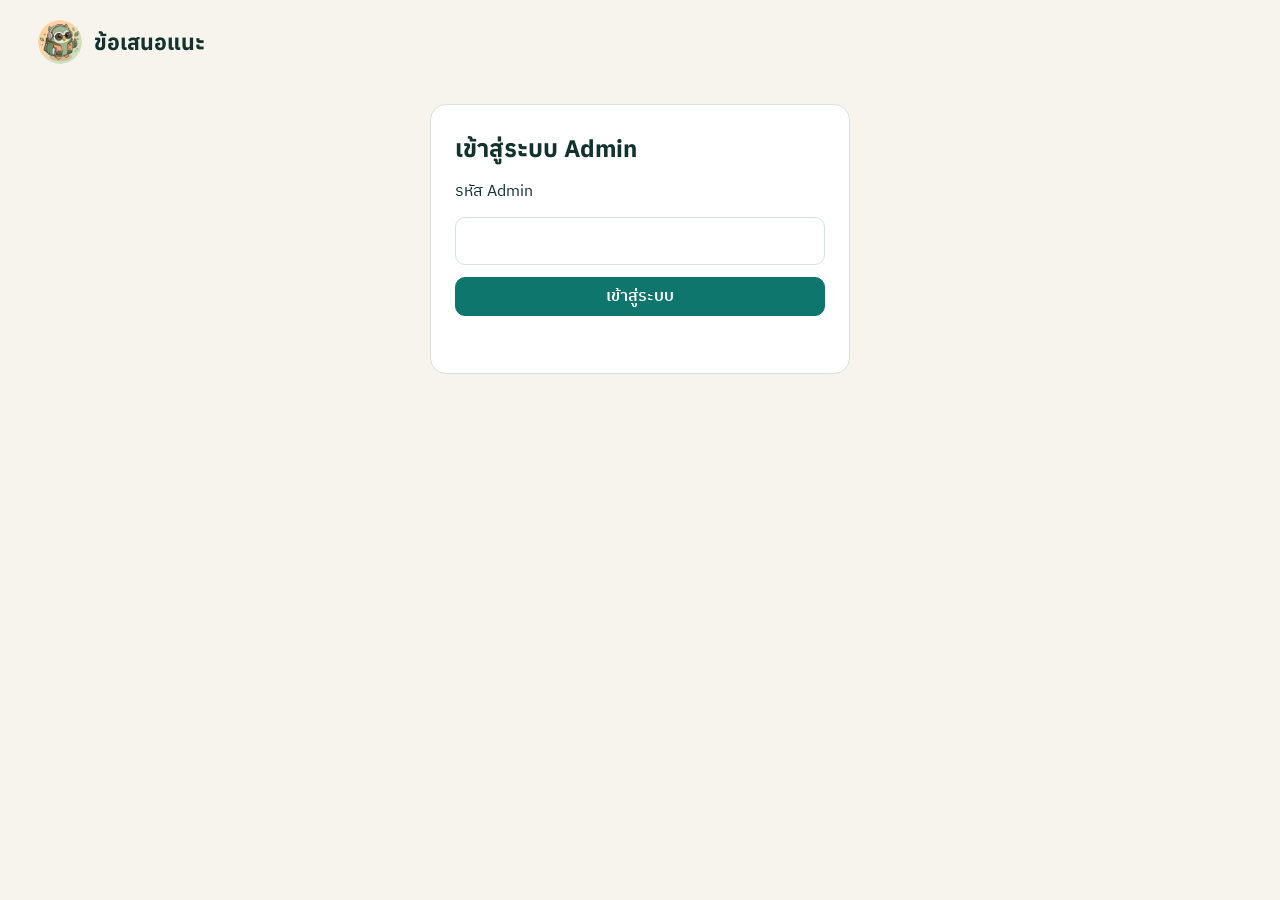
<file: admin.html>
<!doctype html>
<html lang="th">
<head>
<meta charset="utf-8">
<meta name="viewport" content="width=device-width, initial-scale=1">
<meta name="robots" content="noindex, nofollow">
<title>ข้อเสนอแนะ · พี่ฮูก Admin</title>
<link rel="icon" href="favicon.png?v=3">
<link rel="preconnect" href="https://fonts.googleapis.com">
<link href="https://fonts.googleapis.com/css2?family=Anuphan:wght@600;700&family=IBM+Plex+Sans+Thai:wght@400;500;600&display=swap" rel="stylesheet">
<style>
  :root { --ink:#12332D; --teal:#0F766E; --mint:#CCFBF1; --line:#D5E3DF; --bg:#F6F4EC; --muted:#5B6F69; --red:#C2410C; }
  * { box-sizing: border-box; }
  [hidden] { display: none !important; }
  body { margin: 0; background: var(--bg); color: var(--ink); font-family: 'IBM Plex Sans Thai', sans-serif; line-height: 1.6; }
  h1, h2 { font-family: 'Anuphan', sans-serif; margin: 0; }
  .wrap { padding: 20px clamp(16px, 3vw, 40px) 60px; }
  #list { display: grid; grid-template-columns: repeat(auto-fill, minmax(340px, 1fr)); gap: 12px; align-items: start; }
  @media (max-width: 420px) { #list { grid-template-columns: 1fr; } }
  header { display: flex; align-items: center; gap: 12px; margin-bottom: 18px; }
  header img { width: 44px; height: 44px; border-radius: 50%; }
  header h1 { font-size: 1.35rem; flex: 1; white-space: nowrap; }
  @media (max-width: 480px) { header h1 { font-size: 1.15rem; } header .btn { padding: 5px 9px; font-size: .85rem; } }
  button, select, input { font: inherit; }
  .btn { border: 1.5px solid var(--line); background: #fff; color: var(--ink); border-radius: 10px; padding: 6px 12px; cursor: pointer; }
  .btn.primary { background: var(--teal); border-color: var(--teal); color: #fff; font-weight: 600; }
  .login { background: #fff; border: 1px solid var(--line); border-radius: 16px; padding: 24px; max-width: 420px; margin: 40px auto; display: grid; gap: 12px; }
  .login input { border: 1.5px solid var(--line); border-radius: 10px; padding: 10px 12px; }
  .err { color: var(--red); min-height: 1.4em; margin: 0; font-size: .92rem; }
  .bar { display: flex; flex-wrap: wrap; gap: 8px; align-items: center; margin-bottom: 14px; }
  .tabs { display: flex; flex-wrap: wrap; gap: 6px; flex: 1; }
  .tab { border: 1.5px solid var(--line); background: #fff; border-radius: 999px; padding: 4px 14px; cursor: pointer; }
  .tab[aria-pressed=true] { background: var(--ink); border-color: var(--ink); color: #fff; }
  .tab b { font-weight: 600; margin-left: 4px; }
  select { border: 1.5px solid var(--line); border-radius: 10px; padding: 5px 10px; background: #fff; }
  .item { background: #fff; border: 1px solid var(--line); border-left: 5px solid var(--teal); border-radius: 14px; padding: 14px 16px; }
  .item.s-read { border-left-color: #94A3B8; }
  .item.s-done { border-left-color: #CBD5E1; opacity: .75; }
  .meta { display: flex; flex-wrap: wrap; gap: 8px 12px; align-items: center; font-size: .85rem; color: var(--muted); }
  .chip { background: var(--mint); color: #0B5D4F; font-weight: 600; border-radius: 999px; padding: 1px 10px; }
  .chip.bug { background: #FFEDD5; color: var(--red); }
  .chip.other { background: #E0E7FF; color: #3730A3; }
  .msg { margin: 8px 0; white-space: pre-wrap; word-break: break-word; font-size: 1.02rem; }
  .contact { font-size: .9rem; margin: 0 0 8px; }
  .acts { display: flex; gap: 6px; flex-wrap: wrap; }
  .acts .btn { font-size: .85rem; padding: 3px 10px; }
  .acts .btn[aria-pressed=true] { background: var(--mint); border-color: var(--teal); font-weight: 600; }
  .empty { grid-column: 1 / -1; text-align: center; color: var(--muted); padding: 40px 0; }
</style>
</head>
<body>
<div class="wrap">
  <header>
    <img src="brand/logo.png?v=2" alt="">
    <h1>ข้อเสนอแนะ</h1>
    <button class="btn" id="refresh" hidden>รีเฟรช</button>
    <button class="btn" id="logout" hidden>ออกจากระบบ</button>
  </header>

  <form class="login" id="login" hidden>
    <h2>เข้าสู่ระบบ Admin</h2>
    <label for="token">รหัส Admin</label>
    <input id="token" type="password" autocomplete="current-password" required>
    <button class="btn primary" type="submit">เข้าสู่ระบบ</button>
    <p class="err" id="loginErr" role="alert"></p>
  </form>

  <main id="app" hidden>
    <div class="bar">
      <div class="tabs" id="tabs"></div>
      <select id="type" aria-label="ประเภท">
        <option value="">ทุกประเภท</option>
        <option value="idea">💡 เสนอฟีเจอร์</option>
        <option value="bug">🐞 แจ้งปัญหา</option>
        <option value="other">💬 ความคิดเห็น</option>
      </select>
    </div>
    <p class="err" id="appErr" role="alert"></p>
    <div id="list"></div>
  </main>
</div>
<script>
const KEY = 'phook-admin-token';
const TYPE = { idea: '💡 เสนอฟีเจอร์', bug: '🐞 แจ้งปัญหา', other: '💬 ความคิดเห็น' };
const STATUS = [['new', 'ใหม่'], ['read', 'อ่านแล้ว'], ['done', 'ทำแล้ว'], ['all', 'ทั้งหมด']];
const $ = (id) => document.getElementById(id);
let items = [];
let view = 'new';

const store = {
  get: () => { try { return localStorage.getItem(KEY) || ''; } catch { return ''; } },
  set: (v) => { try { v ? localStorage.setItem(KEY, v) : localStorage.removeItem(KEY); } catch {} },
};

async function api(method, body) {
  const res = await fetch('/api/admin/feedback', {
    method,
    headers: { authorization: 'Bearer ' + store.get(), 'content-type': 'application/json' },
    body: body ? JSON.stringify(body) : undefined,
  });
  if (res.status === 401) { showLogin('รหัสไม่ถูกต้อง'); throw new Error('unauthorized'); }
  if (!res.ok) throw new Error('HTTP ' + res.status);
  return res.json();
}

function showLogin(err = '') {
  store.set('');
  $('login').hidden = false; $('app').hidden = true; $('logout').hidden = true; $('refresh').hidden = true;
  $('loginErr').textContent = err;
}

async function load() {
  $('appErr').textContent = '';
  try {
    const data = await api('GET');
    items = data.items;
    $('login').hidden = true; $('app').hidden = false; $('logout').hidden = false; $('refresh').hidden = false;
    render();
  } catch (e) {
    if (e.message !== 'unauthorized') $('appErr').textContent = 'โหลดไม่สำเร็จ: ' + e.message;
  }
}

const when = (s) => new Date(s.replace(' ', 'T') + 'Z')
  .toLocaleString('th-TH', { timeZone: 'Asia/Bangkok', dateStyle: 'medium', timeStyle: 'short' });

function el(tag, cls, text) {
  const n = document.createElement(tag);
  if (cls) n.className = cls;
  if (text != null) n.textContent = text; // user text only ever goes in as text, never as HTML
  return n;
}

function render() {
  const type = $('type').value;
  const tabs = $('tabs');
  tabs.replaceChildren(...STATUS.map(([k, label]) => {
    const n = items.filter((i) => (k === 'all' || i.status === k) && (!type || i.type === type)).length;
    const b = el('button', 'tab', label);
    b.type = 'button';
    b.setAttribute('aria-pressed', String(view === k));
    b.append(el('b', '', String(n)));
    b.onclick = () => { view = k; render(); };
    return b;
  }));

  const shown = items.filter((i) => (view === 'all' || i.status === view) && (!type || i.type === type));
  const list = $('list');
  if (!shown.length) return list.replaceChildren(el('p', 'empty', 'ไม่มีข้อเสนอแนะในหมวดนี้'));
  list.replaceChildren(...shown.map((i) => {
    const card = el('article', 'item s-' + i.status);
    const meta = el('div', 'meta');
    meta.append(el('span', 'chip ' + i.type, TYPE[i.type] || i.type), el('span', '', when(i.created_at)), el('span', '', '#' + i.id));
    card.append(meta, el('p', 'msg', i.message));
    if (i.contact) card.append(el('p', 'contact', 'ติดต่อกลับ: ' + i.contact));
    const acts = el('div', 'acts');
    STATUS.slice(0, 3).forEach(([k, label]) => {
      const b = el('button', 'btn', label);
      b.type = 'button';
      b.setAttribute('aria-pressed', String(i.status === k));
      b.onclick = async () => {
        const before = i.status;
        i.status = k; render();
        try { await api('PATCH', { id: i.id, status: k }); }
        catch (e) { i.status = before; render(); $('appErr').textContent = 'บันทึกสถานะไม่สำเร็จ'; }
      };
      acts.append(b);
    });
    card.append(acts);
    return card;
  }));
}

$('login').addEventListener('submit', (e) => {
  e.preventDefault();
  store.set($('token').value.trim());
  $('token').value = '';
  load();
});
$('logout').onclick = () => showLogin();
$('refresh').onclick = load;
$('type').onchange = render;

if (store.get()) load(); else showLogin();
</script>
</body>
</html>
</file>
<file: styles.css>
/* ==========================================================================
   P'Hook (พี่ฮูก) LINE Bot Landing Page Stylesheet
   Theme: Mint Pastel (โทนเขียวพาสเทล) Based on brand.json
   ========================================================================== */

:root {
  /* Brand Mint Pastel Palette */
  --primary: #0F766E;
  --primary-dark: #0B5D4F;
  --primary-light: #14B8A6;
  --primary-soft: #CCFBF1;
  --primary-tint: #F0FDF4;
  --primary-surface: #E6FBF7;
  
  --accent: #1ABC9C;
  --accent-soft: #D1FAE5;
  
  --head-title: #0B5D4F;
  --head-sub: #3F6B63;
  --body-deep: #14352E;
  --body-muted: #52796F;
  
  /* LINE Official Green */
  --line-green: #06C755;
  --line-green-hover: #05B34C;
  --line-dark: #038A3A;

  /* Neutral tones */
  --white: #FFFFFF;
  --bg-page: #F6FBF9;
  --bg-card: #FFFFFF;
  --border-light: #E0F2E9;
  --border-hover: #A7F3D0;
  
  --gray-50: #F8FAFC;
  --gray-100: #F1F5F9;
  --gray-200: #E2E8F0;
  --gray-400: #94A3B8;
  --gray-500: #64748B;
  --gray-700: #334155;
  --gray-800: #1E293B;

  /* Shadows */
  --shadow-xs: 0 1px 3px rgba(15, 118, 110, 0.05);
  --shadow-sm: 0 4px 10px rgba(15, 118, 110, 0.06);
  --shadow-md: 0 10px 25px rgba(15, 118, 110, 0.08);
  --shadow-lg: 0 20px 40px rgba(15, 118, 110, 0.12);
  --shadow-phone: 0 25px 60px -15px rgba(15, 118, 110, 0.25);

  /* Radius */
  --radius-sm: 8px;
  --radius-md: 14px;
  --radius-lg: 22px;
  --radius-xl: 32px;
  --radius-full: 9999px;

  /* Typography */
  --font-heading: 'Kanit', -apple-system, BlinkMacSystemFont, 'Segoe UI', Roboto, sans-serif;
  --font-body: 'Sarabun', -apple-system, BlinkMacSystemFont, 'Segoe UI', Roboto, sans-serif;
}

/* Base Reset & Typography */
*, *::before, *::after {
  box-sizing: border-box;
  margin: 0;
  padding: 0;
}

html {
  scroll-behavior: smooth;
  font-size: 16px;
}

body {
  font-family: var(--font-body);
  background-color: var(--bg-page);
  color: var(--body-deep);
  line-height: 1.65;
  -webkit-font-smoothing: antialiased;
  overflow-x: hidden;
}

h1, h2, h3, h4, h5, h6, .brand-name, .btn, .section-tag, .chip, .cat-pill {
  font-family: var(--font-heading);
  letter-spacing: -0.01em;
}

a {
  color: var(--primary);
  text-decoration: none;
  transition: all 0.2s ease;
}

a:hover {
  color: var(--primary-dark);
}

img {
  max-width: 100%;
  height: auto;
  display: block;
}

code {
  font-family: ui-monospace, SFMono-Regular, Menlo, Monaco, Consolas, monospace;
  background-color: var(--primary-soft);
  color: var(--primary-dark);
  padding: 0.15rem 0.45rem;
  border-radius: 4px;
  font-size: 0.88em;
  font-weight: 500;
}

.container {
  width: 100%;
  max-width: 1200px;
  margin: 0 auto;
  padding: 0 1.5rem;
}

.text-center {
  text-align: center;
}

/* ==========================================================================
   Buttons & Pills
   ========================================================================== */
.btn {
  display: inline-flex;
  align-items: center;
  justify-content: center;
  gap: 0.5rem;
  font-weight: 500;
  border-radius: var(--radius-full);
  padding: 0.75rem 1.6rem;
  font-size: 1rem;
  cursor: pointer;
  border: 1px solid transparent;
  transition: all 0.25s cubic-bezier(0.16, 1, 0.3, 1);
  text-decoration: none;
  white-space: nowrap;
}

.btn-primary {
  background: linear-gradient(135deg, var(--primary) 0%, #0D9488 100%);
  color: var(--white);
  box-shadow: 0 4px 14px rgba(15, 118, 110, 0.25);
}

.btn-primary:hover {
  background: linear-gradient(135deg, #0D655E 0%, #0F766E 100%);
  color: var(--white);
  transform: translateY(-2px);
  box-shadow: 0 6px 20px rgba(15, 118, 110, 0.35);
}

.btn-line {
  background: linear-gradient(135deg, var(--line-green) 0%, #05B34C 100%);
  color: var(--white);
  box-shadow: 0 4px 14px rgba(6, 199, 85, 0.28);
}

.btn-line:hover {
  background: linear-gradient(135deg, #05B34C 0%, #049740 100%);
  color: var(--white);
  transform: translateY(-2px);
  box-shadow: 0 8px 24px rgba(6, 199, 85, 0.38);
}

.btn-secondary {
  background: var(--primary-soft);
  color: var(--primary-dark);
}

.btn-secondary:hover {
  background: #B2F5EA;
  color: var(--head-title);
  transform: translateY(-2px);
}

.btn-outline {
  background: transparent;
  border-color: var(--border-light);
  color: var(--primary-dark);
  background-color: var(--white);
}

.btn-outline:hover {
  border-color: var(--primary);
  background-color: var(--primary-soft);
  color: var(--primary);
}

.btn-sm {
  padding: 0.45rem 1.1rem;
  font-size: 0.88rem;
}

.btn-lg {
  padding: 0.95rem 2.2rem;
  font-size: 1.1rem;
}

.btn-block {
  width: 100%;
}

.shadow-hover {
  transition: transform 0.2s ease, box-shadow 0.2s ease;
}

/* ==========================================================================
   Header & Announcement Bar
   ========================================================================== */
.announcement-bar {
  background: linear-gradient(90deg, #0F766E 0%, #14B8A6 100%);
  color: var(--white);
  padding: 0.55rem 0;
  font-size: 0.88rem;
  text-align: center;
}

.announcement-inner {
  display: flex;
  align-items: center;
  justify-content: center;
  gap: 0.75rem;
  flex-wrap: wrap;
}

.badge-pill {
  background-color: rgba(255, 255, 255, 0.2);
  padding: 0.15rem 0.6rem;
  border-radius: var(--radius-full);
  font-size: 0.78rem;
  font-weight: 600;
  letter-spacing: 0.02em;
}

.announcement-link {
  color: #FEF08A;
  font-weight: 600;
  text-decoration: underline;
  margin-left: 0.25rem;
}

.navbar {
  position: sticky;
  top: 0;
  z-index: 100;
  background: rgba(246, 251, 249, 0.92);
  backdrop-filter: blur(12px);
  -webkit-backdrop-filter: blur(12px);
  border-bottom: 1px solid var(--border-light);
  transition: all 0.3s ease;
}

.nav-container {
  display: flex;
  align-items: center;
  justify-content: space-between;
  height: 72px;
}

.brand-logo {
  display: flex;
  align-items: center;
  gap: 0.75rem;
}

.brand-icon {
  width: 42px;
  height: 42px;
  border-radius: var(--radius-full);
  background-color: var(--primary-soft);
  padding: 2px;
}

.brand-name {
  font-size: 1.35rem;
  font-weight: 700;
  color: var(--head-title);
  line-height: 1.1;
  display: block;
}

.brand-sub {
  font-size: 0.75rem;
  color: var(--body-muted);
  font-family: var(--font-body);
  display: block;
}

.nav-links {
  display: flex;
  align-items: center;
  gap: 1.8rem;
}

.nav-item {
  color: var(--body-deep);
  font-size: 0.95rem;
  font-weight: 500;
  position: relative;
  padding: 0.25rem 0;
}

.nav-item::after {
  content: '';
  position: absolute;
  bottom: 0;
  left: 0;
  width: 0;
  height: 2px;
  background-color: var(--primary);
  transition: width 0.25s ease;
}

.nav-item:hover {
  color: var(--primary);
}

.nav-item:hover::after {
  width: 100%;
}

.nav-actions {
  display: flex;
  align-items: center;
  gap: 0.75rem;
}

.mobile-toggle {
  display: none;
  background: none;
  border: none;
  cursor: pointer;
  padding: 0.5rem;
  flex-direction: column;
  gap: 5px;
}

.mobile-toggle span {
  width: 22px;
  height: 2px;
  background-color: var(--head-title);
  border-radius: 2px;
  transition: all 0.3s ease;
}

/* ==========================================================================
   Hero Section
   ========================================================================== */
.hero-section {
  padding: 4.5rem 0 5rem;
  position: relative;
  background: radial-gradient(circle at 10% 20%, rgba(204, 251, 241, 0.45) 0%, transparent 50%),
              radial-gradient(circle at 90% 80%, rgba(209, 250, 229, 0.45) 0%, transparent 50%);
}

.hero-grid {
  display: grid;
  grid-template-columns: 1.15fr 0.85fr;
  align-items: center;
  gap: 3.5rem;
}

.hero-badge {
  display: inline-flex;
  align-items: center;
  gap: 0.5rem;
  background: var(--white);
  border: 1px solid var(--border-light);
  box-shadow: var(--shadow-xs);
  padding: 0.35rem 0.95rem;
  border-radius: var(--radius-full);
  font-size: 0.85rem;
  color: var(--primary-dark);
  font-weight: 500;
  margin-bottom: 1.5rem;
}

.pulse-dot {
  width: 8px;
  height: 8px;
  background-color: var(--line-green);
  border-radius: 50%;
  box-shadow: 0 0 0 rgba(6, 199, 85, 0.4);
  animation: pulseAnim 2s infinite;
}

@keyframes pulseAnim {
  0% { box-shadow: 0 0 0 0 rgba(6, 199, 85, 0.5); }
  70% { box-shadow: 0 0 0 8px rgba(6, 199, 85, 0); }
  100% { box-shadow: 0 0 0 0 rgba(6, 199, 85, 0); }
}

.hero-title {
  font-size: 3.2rem;
  line-height: 1.2;
  color: var(--head-title);
  margin-bottom: 1.4rem;
  font-weight: 700;
}

.gradient-text {
  background: linear-gradient(135deg, var(--primary) 0%, #14B8A6 100%);
  -webkit-background-clip: text;
  -webkit-text-fill-color: transparent;
}

.hero-desc {
  font-size: 1.15rem;
  color: var(--body-muted);
  line-height: 1.75;
  margin-bottom: 2.2rem;
  max-width: 580px;
}

.hero-desc em {
  font-style: normal;
  color: var(--primary-dark);
  font-weight: 600;
  background-color: var(--primary-soft);
  padding: 0.1rem 0.4rem;
  border-radius: 4px;
}

.hero-cta-group {
  display: flex;
  align-items: center;
  gap: 1rem;
  flex-wrap: wrap;
  margin-bottom: 2.5rem;
}

.hero-trust {
  display: flex;
  align-items: center;
  gap: 1.6rem;
  flex-wrap: wrap;
  padding-top: 1.5rem;
  border-top: 1px dashed var(--border-light);
}

.trust-item {
  display: flex;
  align-items: center;
  gap: 0.45rem;
  font-size: 0.88rem;
  color: var(--body-muted);
  font-weight: 500;
}

.trust-icon {
  font-size: 1.05rem;
}

/* Hero Phone Mockup */
.hero-visual {
  position: relative;
  display: flex;
  justify-content: center;
}

.phone-frame {
  width: 320px;
  background: #F8FAFC;
  border-radius: 40px;
  border: 10px solid #1E293B;
  box-shadow: var(--shadow-phone);
  overflow: hidden;
  position: relative;
  display: flex;
  flex-direction: column;
}

.phone-notch {
  width: 120px;
  height: 18px;
  background: #1E293B;
  margin: 0 auto;
  border-bottom-left-radius: 12px;
  border-bottom-right-radius: 12px;
  position: relative;
  z-index: 10;
}

.phone-header {
  background-color: #273246;
  color: var(--white);
  padding: 0.6rem 0.85rem;
  display: flex;
  align-items: center;
  justify-content: space-between;
}

.line-chat-info {
  display: flex;
  align-items: center;
  gap: 0.5rem;
}

.chat-avatar {
  width: 32px;
  height: 32px;
  border-radius: 50%;
  background-color: var(--white);
}

.chat-name {
  font-size: 0.82rem;
  font-weight: 600;
  display: flex;
  align-items: center;
  gap: 0.25rem;
}

.verified-badge {
  background-color: var(--line-green);
  color: var(--white);
  font-size: 0.6rem;
  width: 13px;
  height: 13px;
  border-radius: 50%;
  display: inline-flex;
  align-items: center;
  justify-content: center;
}

.chat-status {
  font-size: 0.68rem;
  color: #94A3B8;
}

.phone-body {
  background-color: #7288A2;
  background-image: radial-gradient(rgba(255, 255, 255, 0.08) 1px, transparent 0);
  background-size: 16px 16px;
  padding: 0.85rem;
  display: flex;
  flex-direction: column;
  gap: 0.75rem;
  height: 380px;
  overflow-y: hidden;
}

.chat-date-pill {
  align-self: center;
  background: rgba(0, 0, 0, 0.2);
  color: rgba(255, 255, 255, 0.9);
  padding: 0.15rem 0.65rem;
  border-radius: 10px;
  font-size: 0.7rem;
}

.chat-bubble {
  max-width: 80%;
  padding: 0.5rem 0.8rem;
  border-radius: 16px;
  font-size: 0.85rem;
  line-height: 1.4;
  position: relative;
  word-break: break-word;
}

.user-bubble {
  align-self: flex-end;
  background-color: #85E249;
  color: #111827;
  border-bottom-right-radius: 3px;
}

.msg-time {
  display: block;
  font-size: 0.6rem;
  color: rgba(0, 0, 0, 0.45);
  text-align: right;
  margin-top: 2px;
}

.bot-msg-group {
  display: flex;
  align-items: flex-start;
  gap: 0.45rem;
}

.bot-avatar-sm {
  width: 26px;
  height: 26px;
  border-radius: 50%;
  background-color: var(--white);
  flex-shrink: 0;
}

.bot-card-preview {
  max-width: 230px;
  border-radius: 14px;
  overflow: hidden;
  box-shadow: 0 4px 12px rgba(0, 0, 0, 0.15);
}

.card-img-fit {
  width: 100%;
  display: block;
}

.phone-footer-mock {
  background-color: #FFFFFF;
  padding: 0.55rem 0.85rem;
  display: flex;
  align-items: center;
  justify-content: space-between;
  border-top: 1px solid #E2E8F0;
  font-size: 0.75rem;
  color: #94A3B8;
}

.mock-send {
  color: var(--primary);
  font-size: 1rem;
}

/* Floating badges near phone */
.floating-badge {
  position: absolute;
  background: var(--white);
  padding: 0.75rem 1.1rem;
  border-radius: var(--radius-md);
  box-shadow: var(--shadow-md);
  display: flex;
  align-items: center;
  gap: 0.75rem;
  border: 1px solid var(--border-light);
  animation: floatAnim 4s ease-in-out infinite;
  z-index: 5;
}

.badge-top {
  top: 15%;
  left: -20px;
}

.badge-bottom {
  bottom: 12%;
  right: -25px;
  animation-delay: 2s;
}

.floating-badge .badge-icon {
  font-size: 1.6rem;
}

.floating-badge strong {
  display: block;
  font-size: 0.88rem;
  color: var(--head-title);
}

.floating-badge small {
  color: var(--body-muted);
  font-size: 0.75rem;
}

@keyframes floatAnim {
  0%, 100% { transform: translateY(0); }
  50% { transform: translateY(-8px); }
}

/* ==========================================================================
   Interactive LINE Chat Simulator (#tell)
   ========================================================================== */
.simulator-section {
  padding: 5rem 0;
  background-color: var(--white);
  border-top: 1px solid var(--border-light);
  border-bottom: 1px solid var(--border-light);
}

.section-tag {
  display: inline-block;
  font-size: 0.82rem;
  text-transform: uppercase;
  letter-spacing: 0.08em;
  font-weight: 600;
  color: var(--primary);
  background-color: var(--primary-soft);
  padding: 0.25rem 0.85rem;
  border-radius: var(--radius-full);
  margin-bottom: 0.8rem;
}

.section-title {
  font-size: 2.3rem;
  color: var(--head-title);
  margin-bottom: 0.75rem;
}

.section-subtitle {
  font-size: 1.05rem;
  color: var(--body-muted);
  max-width: 650px;
  margin: 0 auto 3rem;
}

.sim-presets {
  margin-bottom: 1.8rem;
}

.presets-label {
  font-size: 0.92rem;
  font-weight: 600;
  color: var(--head-title);
  margin-bottom: 0.6rem;
}

.preset-chips {
  display: flex;
  flex-wrap: wrap;
  gap: 0.55rem;
}

.chip {
  background: var(--bg-page);
  border: 1px solid var(--border-light);
  padding: 0.5rem 1rem;
  border-radius: var(--radius-full);
  font-size: 0.88rem;
  color: var(--body-deep);
  cursor: pointer;
  transition: all 0.2s ease;
}

.chip:hover {
  background: var(--primary-soft);
  border-color: var(--accent);
  color: var(--primary-dark);
  transform: translateY(-1px);
}

.chip.active {
  background: var(--primary);
  border-color: var(--primary);
  color: var(--white);
  box-shadow: 0 4px 10px rgba(15, 118, 110, 0.2);
}

.sim-device-container {
  display: grid;
  grid-template-columns: 400px 1fr;
  gap: 2.5rem;
  align-items: center;
  background: var(--primary-tint);
  border: 1px solid var(--border-light);
  border-radius: var(--radius-xl);
  padding: 2.5rem;
}

.sim-phone {
  background: #F8FAFC;
  border-radius: 28px;
  border: 6px solid #1E293B;
  box-shadow: var(--shadow-lg);
  overflow: hidden;
  display: flex;
  flex-direction: column;
  height: 540px;
}

.sim-phone-header {
  background: #273246;
  color: var(--white);
  padding: 0.75rem 1rem;
  display: flex;
  align-items: center;
  justify-content: space-between;
}

.sim-header-left {
  display: flex;
  align-items: center;
  gap: 0.65rem;
}

.sim-avatar {
  width: 36px;
  height: 36px;
  border-radius: 50%;
  background: var(--white);
}

.sim-bot-title {
  font-size: 0.88rem;
  font-weight: 600;
  display: flex;
  align-items: center;
  gap: 0.3rem;
}

.sim-bot-subtitle {
  font-size: 0.68rem;
  color: #94A3B8;
}

.sim-mode-badge {
  background: rgba(255, 255, 255, 0.15);
  font-size: 0.7rem;
  padding: 0.2rem 0.55rem;
  border-radius: var(--radius-full);
}

.sim-chat-area {
  flex: 1;
  background-color: #8C9EB5;
  background-image: radial-gradient(rgba(255, 255, 255, 0.1) 1px, transparent 0);
  background-size: 16px 16px;
  padding: 1rem;
  overflow-y: auto;
  display: flex;
  flex-direction: column;
  gap: 0.85rem;
}

.sim-msg-row {
  display: flex;
  align-items: flex-start;
  gap: 0.5rem;
  width: 100%;
}

.user-row {
  justify-content: flex-end;
}

.bot-row {
  justify-content: flex-start;
}

.sim-bot-icon {
  width: 28px;
  height: 28px;
  border-radius: 50%;
  background: var(--white);
  flex-shrink: 0;
}

.sim-bot-content {
  display: flex;
  flex-direction: column;
  gap: 0.4rem;
  max-width: 82%;
}

.sim-bubble {
  padding: 0.65rem 0.95rem;
  border-radius: 18px;
  font-size: 0.88rem;
  line-height: 1.45;
  box-shadow: 0 1px 3px rgba(0, 0, 0, 0.1);
  word-break: break-word;
}

.user-bubble-sim {
  background-color: #85E249;
  color: #0F172A;
  border-bottom-right-radius: 3px;
  max-width: 80%;
}

.bot-bubble {
  background-color: var(--white);
  color: #1E293B;
  border-bottom-left-radius: 3px;
}

.card-bubble-container {
  border-radius: 16px;
  overflow: hidden;
  box-shadow: 0 6px 16px rgba(0, 0, 0, 0.18);
  background: var(--white);
  max-width: 280px;
}

.sim-card-img {
  width: 100%;
  display: block;
}

.sim-input-bar {
  background: #FFFFFF;
  padding: 0.65rem 0.85rem;
  border-top: 1px solid #E2E8F0;
  display: flex;
  align-items: center;
  gap: 0.5rem;
}

.sim-btn-icon {
  background: none;
  border: none;
  color: #64748B;
  cursor: pointer;
  padding: 0.3rem;
  border-radius: 50%;
  display: flex;
  align-items: center;
  justify-content: center;
  transition: all 0.2s ease;
}

.sim-btn-icon:hover {
  background-color: #F1F5F9;
  color: var(--primary);
}

.sim-text-input {
  flex: 1;
  background: #F1F5F9;
  border: 1px solid #E2E8F0;
  border-radius: var(--radius-full);
  padding: 0.55rem 1rem;
  font-size: 0.88rem;
  font-family: var(--font-body);
  outline: none;
  transition: border-color 0.2s ease;
}

.sim-text-input:focus {
  border-color: var(--primary);
  background: var(--white);
}

.sim-send-btn {
  background: var(--primary);
  color: var(--white);
  border: none;
  width: 36px;
  height: 36px;
  border-radius: 50%;
  cursor: pointer;
  display: flex;
  align-items: center;
  justify-content: center;
  transition: all 0.2s ease;
}

.sim-send-btn:hover {
  background: var(--primary-dark);
  transform: scale(1.05);
}

.sim-info-box {
  background: var(--white);
  padding: 2.5rem;
  border-radius: var(--radius-lg);
  box-shadow: var(--shadow-sm);
  border: 1px solid var(--border-light);
}

.info-badge {
  font-size: 0.82rem;
  color: var(--primary);
  font-weight: 600;
  text-transform: uppercase;
  letter-spacing: 0.05em;
  display: inline-block;
  margin-bottom: 0.4rem;
}

.sim-info-header h3 {
  font-size: 1.8rem;
  color: var(--head-title);
  margin-bottom: 1rem;
}

.sim-info-text {
  color: var(--body-muted);
  font-size: 1.05rem;
  line-height: 1.7;
  margin-bottom: 1.8rem;
}

.sim-info-features {
  display: flex;
  flex-direction: column;
  gap: 0.85rem;
  margin-bottom: 2.2rem;
}

.highlight-item {
  display: flex;
  align-items: center;
  gap: 0.75rem;
  font-size: 0.95rem;
  color: var(--body-deep);
}

.check-icon {
  width: 22px;
  height: 22px;
  background-color: var(--primary-soft);
  color: var(--primary);
  border-radius: 50%;
  display: inline-flex;
  align-items: center;
  justify-content: center;
  font-size: 0.75rem;
  font-weight: bold;
  flex-shrink: 0;
}

/* Typing Indicator Animation */
.typing-indicator {
  display: flex;
  align-items: center;
  gap: 4px;
  padding: 0.65rem 0.95rem;
  background: var(--white);
  border-radius: 18px;
  border-bottom-left-radius: 3px;
  width: fit-content;
}

.typing-dot {
  width: 6px;
  height: 6px;
  background-color: #94A3B8;
  border-radius: 50%;
  animation: typingBounce 1.4s infinite ease-in-out both;
}

.typing-dot:nth-child(1) { animation-delay: -0.32s; }
.typing-dot:nth-child(2) { animation-delay: -0.16s; }

@keyframes typingBounce {
  0%, 80%, 100% { transform: scale(0); }
  40% { transform: scale(1); }
}

/* ==========================================================================
   Features Section (6 Core Pillars)
   ========================================================================== */
.features-section {
  padding: 5.5rem 0;
}

.features-grid {
  display: grid;
  grid-template-columns: repeat(3, 1fr);
  gap: 1.8rem;
}

.feature-card {
  background: var(--white);
  border: 1px solid var(--border-light);
  border-radius: var(--radius-lg);
  padding: 2.2rem;
  position: relative;
  transition: all 0.3s cubic-bezier(0.16, 1, 0.3, 1);
  display: flex;
  flex-direction: column;
}

.feature-card:hover {
  transform: translateY(-5px);
  box-shadow: var(--shadow-lg);
  border-color: var(--border-hover);
}

.highlight-card {
  background: linear-gradient(180deg, #FFFFFF 0%, #F0FDF4 100%);
  border-color: #A7F3D0;
}

.feature-icon-wrapper {
  width: 58px;
  height: 58px;
  border-radius: var(--radius-md);
  display: flex;
  align-items: center;
  justify-content: center;
  font-size: 1.8rem;
  margin-bottom: 1.4rem;
}

.bg-mint-soft { background-color: #CCFBF1; }
.bg-teal-soft { background-color: #E6FBF7; }
.bg-emerald-soft { background-color: #D1FAE5; }
.bg-sky-soft { background-color: #E0F2FE; }
.bg-amber-soft { background-color: #FEF3C7; }
.bg-rose-soft { background-color: #FCE7F3; }

.feature-badge {
  position: absolute;
  top: 1.8rem;
  right: 1.8rem;
  font-size: 0.72rem;
  font-weight: 600;
  padding: 0.2rem 0.6rem;
  border-radius: var(--radius-full);
}

.plan-free { background-color: #E2E8F0; color: #475569; }
.plan-pro { background-color: var(--primary-soft); color: var(--primary-dark); }
.plan-elite { background-color: #EDE9FE; color: #6D28D9; }
.plan-starter { background-color: #E0F2FE; color: #0369A1; }

.feature-title {
  font-size: 1.35rem;
  color: var(--head-title);
  margin-bottom: 0.8rem;
}

.feature-text {
  color: var(--body-muted);
  font-size: 0.95rem;
  line-height: 1.65;
  margin-bottom: 1.4rem;
  flex: 1;
}

.feature-list {
  list-style: none;
  border-top: 1px dashed var(--border-light);
  padding-top: 1.2rem;
  display: flex;
  flex-direction: column;
  gap: 0.55rem;
  font-size: 0.88rem;
  color: var(--body-deep);
}

.feature-list li::before {
  content: "•";
  color: var(--primary);
  font-weight: bold;
  display: inline-block;
  width: 1em;
}

/* ==========================================================================
   LIFF Web App Showcase
   ========================================================================== */
.webapp-section {
  padding: 5rem 0;
  background-color: var(--white);
  border-top: 1px solid var(--border-light);
  border-bottom: 1px solid var(--border-light);
}

.webapp-tabs {
  display: flex;
  justify-content: center;
  gap: 0.75rem;
  flex-wrap: wrap;
  margin-bottom: 3rem;
}

.webapp-tab {
  display: flex;
  align-items: center;
  gap: 0.5rem;
  background: var(--bg-page);
  border: 1px solid var(--border-light);
  border-radius: var(--radius-full);
  padding: 0.65rem 1.3rem;
  font-size: 0.95rem;
  font-weight: 500;
  color: var(--body-muted);
  cursor: pointer;
  transition: all 0.25s ease;
}

.webapp-tab:hover {
  background: var(--primary-soft);
  color: var(--primary-dark);
}

.webapp-tab.active {
  background: var(--primary);
  border-color: var(--primary);
  color: var(--white);
  box-shadow: 0 4px 14px rgba(15, 118, 110, 0.25);
}

.webapp-display {
  display: grid;
  grid-template-columns: 360px 1fr;
  gap: 4rem;
  align-items: center;
  max-width: 960px;
  margin: 0 auto;
}

.webapp-phone-mockup {
  background: #1E293B;
  border-radius: 40px;
  padding: 10px;
  box-shadow: var(--shadow-phone);
  max-width: 340px;
  margin: 0 auto;
}

.mockup-bezel {
  border-radius: 32px;
  overflow: hidden;
  background: #000;
}

.app-screen-img {
  width: 100%;
  display: block;
  transition: opacity 0.3s ease;
}

.webapp-detail-card {
  display: flex;
  flex-direction: column;
  gap: 1.2rem;
}

.webapp-detail-title {
  font-size: 2rem;
  color: var(--head-title);
}

.webapp-detail-desc {
  font-size: 1.1rem;
  color: var(--body-muted);
  line-height: 1.7;
}

.webapp-features-list {
  display: flex;
  flex-direction: column;
  gap: 0.85rem;
  margin: 1rem 0;
}

.webapp-point {
  display: flex;
  align-items: center;
  gap: 0.75rem;
  font-size: 1rem;
  color: var(--body-deep);
}

.point-bullet {
  width: 24px;
  height: 24px;
  border-radius: 50%;
  background: var(--primary-soft);
  color: var(--primary);
  display: inline-flex;
  align-items: center;
  justify-content: center;
  font-size: 0.8rem;
  font-weight: bold;
}

.liff-badge {
  display: inline-block;
  background: var(--primary-tint);
  border: 1px solid var(--border-light);
  padding: 0.4rem 0.95rem;
  border-radius: var(--radius-full);
  font-size: 0.85rem;
  color: var(--primary-dark);
  font-weight: 500;
}

/* ==========================================================================
   5 Bot Personas
   ========================================================================== */
.personas-section {
  padding: 5.5rem 0;
}

.personas-container {
  display: grid;
  grid-template-columns: 1fr 1.35fr;
  gap: 2.5rem;
  align-items: center;
  background: var(--white);
  border: 1px solid var(--border-light);
  border-radius: var(--radius-xl);
  padding: 2.5rem;
  box-shadow: var(--shadow-sm);
}

.personas-nav {
  display: flex;
  flex-direction: column;
  gap: 0.75rem;
}

.persona-tab {
  display: flex;
  align-items: center;
  gap: 1rem;
  padding: 0.85rem 1.2rem;
  background: var(--bg-page);
  border: 1px solid var(--border-light);
  border-radius: var(--radius-md);
  cursor: pointer;
  text-align: left;
  transition: all 0.25s ease;
  font-family: var(--font-body);
}

.persona-tab:hover {
  border-color: var(--primary);
  background: var(--primary-soft);
}

.persona-tab.active {
  background: var(--primary-soft);
  border-color: var(--primary);
  box-shadow: 0 4px 12px rgba(15, 118, 110, 0.12);
}

.persona-emoji {
  font-size: 1.8rem;
}

.persona-tab-info strong {
  display: block;
  font-size: 1rem;
  color: var(--head-title);
  font-family: var(--font-heading);
}

.persona-tab-info small {
  color: var(--body-muted);
  font-size: 0.82rem;
}

.persona-title-row {
  display: flex;
  align-items: center;
  gap: 0.5rem;
}

.badge-special {
  background: #FEF08A;
  color: #854D0E;
  font-size: 0.65rem;
  font-weight: 700;
  padding: 0.1rem 0.45rem;
  border-radius: var(--radius-full);
}

.persona-preview-box {
  background: linear-gradient(135deg, #F0FDF4 0%, #E6FBF7 100%);
  border: 1px solid var(--border-light);
  border-radius: var(--radius-lg);
  padding: 2.5rem;
}

.persona-chat-stage {
  display: flex;
  flex-direction: column;
  align-items: center;
  text-align: center;
  gap: 1.5rem;
}

.stage-owl {
  position: relative;
}

.stage-owl-img {
  width: 90px;
  height: 90px;
  border-radius: 50%;
  background: var(--white);
  padding: 6px;
  box-shadow: var(--shadow-md);
}

.stage-emoji-badge {
  position: absolute;
  bottom: 0;
  right: -5px;
  font-size: 1.8rem;
}

.dialogue-meta {
  display: flex;
  align-items: center;
  justify-content: center;
  gap: 0.6rem;
  margin-bottom: 0.85rem;
}

.dialogue-name {
  font-weight: 700;
  font-size: 1.15rem;
  color: var(--head-title);
  font-family: var(--font-heading);
}

.dialogue-tag {
  background: var(--white);
  border: 1px solid var(--border-light);
  font-size: 0.75rem;
  padding: 0.15rem 0.5rem;
  border-radius: var(--radius-full);
  color: var(--body-muted);
}

.dialogue-quote {
  font-size: 1.25rem;
  font-style: italic;
  color: var(--body-deep);
  line-height: 1.6;
  background: var(--white);
  padding: 1.4rem 1.8rem;
  border-radius: 20px;
  box-shadow: var(--shadow-sm);
  position: relative;
  margin-bottom: 1.2rem;
}

.dialogue-quote::before {
  content: '“';
  font-size: 3rem;
  color: var(--primary-soft);
  position: absolute;
  top: -10px;
  left: 15px;
  font-family: Georgia, serif;
}

.dialogue-desc {
  font-size: 0.95rem;
  color: var(--body-muted);
  max-width: 480px;
}

/* ==========================================================================
   Commands Explorer (Cheatsheet)
   ========================================================================== */
.commands-section {
  padding: 5rem 0;
  background-color: var(--white);
  border-top: 1px solid var(--border-light);
  border-bottom: 1px solid var(--border-light);
}

.explorer-controls {
  display: flex;
  flex-direction: column;
  gap: 1.2rem;
  margin-bottom: 2.5rem;
}

.search-input-wrapper {
  position: relative;
  max-width: 580px;
  margin: 0 auto;
  width: 100%;
}

.search-input-wrapper svg {
  position: absolute;
  left: 1.2rem;
  top: 50%;
  transform: translateY(-50%);
  color: var(--gray-400);
}

.search-input-wrapper input {
  width: 100%;
  padding: 0.85rem 1.2rem 0.85rem 3rem;
  border-radius: var(--radius-full);
  border: 1px solid var(--border-light);
  background-color: var(--bg-page);
  font-size: 0.95rem;
  font-family: var(--font-body);
  outline: none;
  transition: all 0.25s ease;
}

.search-input-wrapper input:focus {
  border-color: var(--primary);
  background-color: var(--white);
  box-shadow: 0 0 0 3px rgba(15, 118, 110, 0.12);
}

.category-pills {
  display: flex;
  flex-wrap: wrap;
  justify-content: center;
  gap: 0.5rem;
}

.cat-pill {
  background: var(--bg-page);
  border: 1px solid var(--border-light);
  padding: 0.45rem 1.1rem;
  border-radius: var(--radius-full);
  font-size: 0.85rem;
  color: var(--body-muted);
  cursor: pointer;
  transition: all 0.2s ease;
}

.cat-pill:hover {
  color: var(--primary-dark);
  background: var(--primary-soft);
}

.cat-pill.active {
  background: var(--primary);
  color: var(--white);
  border-color: var(--primary);
}

.commands-grid {
  display: grid;
  grid-template-columns: repeat(3, 1fr);
  gap: 1.2rem;
  max-height: 520px;
  overflow-y: auto;
  padding: 0.5rem;
}

.cmd-card {
  background: var(--bg-page);
  border: 1px solid var(--border-light);
  border-radius: var(--radius-md);
  padding: 1.1rem;
  display: flex;
  flex-direction: column;
  justify-content: space-between;
  gap: 0.6rem;
  transition: all 0.2s ease;
}

.cmd-card:hover {
  background: var(--white);
  border-color: var(--border-hover);
  box-shadow: var(--shadow-sm);
  transform: translateY(-2px);
}

.cmd-header {
  display: flex;
  align-items: center;
  justify-content: space-between;
  gap: 0.5rem;
}

.cmd-code {
  font-size: 0.92rem;
  font-weight: 600;
  color: var(--head-title);
  background: var(--white);
  padding: 0.2rem 0.5rem;
  border-radius: 4px;
  border: 1px solid var(--border-light);
  word-break: break-all;
}

.cmd-plan-tag {
  font-size: 0.7rem;
  font-weight: 600;
  padding: 0.15rem 0.5rem;
  border-radius: var(--radius-full);
}

.cmd-does {
  font-size: 0.85rem;
  color: var(--body-muted);
}

.cmd-copy-btn {
  align-self: flex-end;
  background: none;
  border: none;
  color: var(--primary);
  font-size: 0.78rem;
  cursor: pointer;
  font-weight: 500;
  display: flex;
  align-items: center;
  gap: 0.25rem;
}

.cmd-copy-btn:hover {
  text-decoration: underline;
}

/* ==========================================================================
   Pricing & Plans
   ========================================================================== */
.pricing-section {
  padding: 5.5rem 0;
}

.billing-toggle-wrapper {
  display: inline-flex;
  align-items: center;
  gap: 0.85rem;
  background: var(--white);
  border: 1px solid var(--border-light);
  padding: 0.45rem 1.2rem;
  border-radius: var(--radius-full);
  margin-bottom: 3.5rem;
  box-shadow: var(--shadow-xs);
}

.billing-label {
  font-size: 0.95rem;
  font-weight: 500;
  color: var(--gray-500);
}

.billing-label.active {
  color: var(--head-title);
  font-weight: 600;
}

.discount-tag {
  background-color: #FEF08A;
  color: #854D0E;
  font-size: 0.72rem;
  padding: 0.15rem 0.5rem;
  border-radius: var(--radius-full);
  font-weight: 700;
  margin-left: 0.25rem;
}

.billing-switch {
  width: 48px;
  height: 26px;
  background-color: var(--primary);
  border-radius: var(--radius-full);
  border: none;
  cursor: pointer;
  position: relative;
  transition: background-color 0.2s ease;
}

.switch-handle {
  width: 20px;
  height: 20px;
  background-color: var(--white);
  border-radius: 50%;
  position: absolute;
  top: 3px;
  left: 25px; /* Default Yearly */
  transition: left 0.25s cubic-bezier(0.16, 1, 0.3, 1);
}

.billing-switch[aria-checked="false"] .switch-handle {
  left: 3px; /* Monthly */
}

.pricing-grid {
  display: grid;
  grid-template-columns: repeat(3, 1fr);
  gap: 2rem;
  align-items: stretch;
}

.pricing-card {
  background: var(--white);
  border: 1px solid var(--border-light);
  border-radius: var(--radius-xl);
  padding: 2.5rem 2rem;
  display: flex;
  flex-direction: column;
  justify-content: space-between;
  position: relative;
  transition: all 0.3s ease;
}

.pricing-card:hover {
  transform: translateY(-5px);
  box-shadow: var(--shadow-lg);
}

.featured-plan {
  border: 2px solid var(--primary);
  box-shadow: 0 15px 35px rgba(15, 118, 110, 0.12);
  transform: scale(1.03);
  z-index: 2;
}

.featured-plan:hover {
  transform: scale(1.03) translateY(-5px);
}

.popular-ribbon {
  position: absolute;
  top: -14px;
  left: 50%;
  transform: translateX(-50%);
  background: linear-gradient(135deg, var(--primary) 0%, #14B8A6 100%);
  color: var(--white);
  font-size: 0.78rem;
  font-weight: 700;
  padding: 0.25rem 1rem;
  border-radius: var(--radius-full);
  white-space: nowrap;
  box-shadow: 0 4px 10px rgba(15, 118, 110, 0.25);
}

.plan-badge-pill {
  display: inline-block;
  font-size: 0.75rem;
  font-weight: 600;
  color: var(--body-muted);
  background: var(--bg-page);
  padding: 0.2rem 0.65rem;
  border-radius: var(--radius-full);
  margin-bottom: 0.75rem;
}

.pill-featured {
  background: var(--primary-soft);
  color: var(--primary-dark);
}

.plan-name {
  font-size: 1.8rem;
  color: var(--head-title);
  margin-bottom: 0.35rem;
}

.plan-tagline {
  font-size: 0.88rem;
  color: var(--body-muted);
  min-height: 42px;
  margin-bottom: 1.5rem;
}

.plan-price {
  display: flex;
  align-items: baseline;
  gap: 0.25rem;
  margin-bottom: 0.3rem;
}

.plan-price .currency {
  font-size: 1.4rem;
  font-weight: 700;
  color: var(--head-title);
}

.plan-price .price-val {
  font-size: 3rem;
  font-weight: 700;
  color: var(--head-title);
  line-height: 1;
  font-family: var(--font-heading);
}

.plan-price .period {
  font-size: 0.88rem;
  color: var(--body-muted);
}

.original-price-note {
  font-size: 0.8rem;
  color: #DC2626;
  font-weight: 500;
  margin-bottom: 0.4rem;
}

.trial-note {
  font-size: 0.82rem;
  color: var(--primary-dark);
  font-weight: 600;
  margin-bottom: 1.5rem;
}

.plan-features {
  list-style: none;
  border-top: 1px solid var(--border-light);
  padding-top: 1.5rem;
  margin-bottom: 2rem;
  display: flex;
  flex-direction: column;
  gap: 0.75rem;
  font-size: 0.92rem;
}

.plan-features li {
  display: flex;
  align-items: center;
  gap: 0.6rem;
  color: var(--body-deep);
}

.disabled-feature {
  color: var(--gray-400) !important;
}

/* ==========================================================================
   FAQ Section
   ========================================================================== */
.faq-section {
  padding: 5.5rem 0;
  background-color: var(--white);
  border-top: 1px solid var(--border-light);
}

.faq-container {
  max-width: 820px;
}

.faq-accordion {
  display: flex;
  flex-direction: column;
  gap: 1rem;
}

.faq-item {
  border: 1px solid var(--border-light);
  border-radius: var(--radius-md);
  overflow: hidden;
  transition: all 0.25s ease;
  background: var(--bg-page);
}

.faq-item.active {
  background: var(--white);
  border-color: var(--primary);
  box-shadow: var(--shadow-sm);
}

.faq-question {
  width: 100%;
  padding: 1.25rem 1.5rem;
  background: none;
  border: none;
  display: flex;
  align-items: center;
  justify-content: space-between;
  font-size: 1.05rem;
  font-weight: 600;
  color: var(--head-title);
  text-align: left;
  cursor: pointer;
  font-family: var(--font-heading);
}

.faq-chevron {
  font-size: 1.1rem;
  color: var(--primary);
  transition: transform 0.3s ease;
}

.faq-item.active .faq-chevron {
  transform: rotate(180deg);
}

.faq-answer {
  max-height: 0;
  overflow: hidden;
  transition: max-height 0.3s cubic-bezier(0.16, 1, 0.3, 1), padding 0.3s ease;
  padding: 0 1.5rem;
  color: var(--body-muted);
  font-size: 0.98rem;
  line-height: 1.7;
}

.faq-item.active .faq-answer {
  max-height: 350px;
  padding: 0 1.5rem 1.4rem;
}

/* ==========================================================================
   Privacy & Security Section
   ========================================================================== */
.privacy-section {
  padding: 4.5rem 0;
}

.privacy-box {
  background: linear-gradient(135deg, #E6FBF7 0%, #F0FDF4 100%);
  border: 1px solid var(--border-light);
  border-radius: var(--radius-xl);
  padding: 3rem;
  text-align: center;
}

.privacy-badge {
  display: inline-block;
  background: var(--white);
  border: 1px solid var(--border-light);
  padding: 0.3rem 0.85rem;
  border-radius: var(--radius-full);
  font-size: 0.85rem;
  font-weight: 600;
  color: var(--primary-dark);
  margin-bottom: 1rem;
}

.privacy-title {
  font-size: 2.1rem;
  color: var(--head-title);
  margin-bottom: 0.8rem;
}

.privacy-subtitle {
  font-size: 1.05rem;
  color: var(--body-muted);
  margin-bottom: 2.5rem;
}

.privacy-grid {
  display: grid;
  grid-template-columns: repeat(3, 1fr);
  gap: 2rem;
  text-align: left;
}

.priv-col {
  background: var(--white);
  padding: 1.8rem;
  border-radius: var(--radius-md);
  border: 1px solid var(--border-light);
}

.priv-col h4 {
  font-size: 1.15rem;
  color: var(--head-title);
  margin-bottom: 0.65rem;
}

.priv-col p {
  font-size: 0.9rem;
  color: var(--body-muted);
  line-height: 1.6;
}

/* ==========================================================================
   Final CTA Section
   ========================================================================== */
.cta-section {
  padding: 4.5rem 0 6rem;
}

.cta-card {
  background: linear-gradient(135deg, #0F766E 0%, #0D9488 100%);
  color: var(--white);
  border-radius: var(--radius-xl);
  padding: 3.5rem;
  display: grid;
  grid-template-columns: 1.35fr 0.65fr;
  align-items: center;
  gap: 3rem;
  box-shadow: var(--shadow-lg);
  position: relative;
  overflow: hidden;
}

.cta-tag {
  background: rgba(255, 255, 255, 0.2);
  padding: 0.25rem 0.8rem;
  border-radius: var(--radius-full);
  font-size: 0.82rem;
  font-weight: 600;
  display: inline-block;
  margin-bottom: 1rem;
}

.cta-title {
  font-size: 2.6rem;
  line-height: 1.25;
  margin-bottom: 1rem;
  color: var(--white);
}

.cta-text {
  font-size: 1.1rem;
  opacity: 0.92;
  margin-bottom: 2rem;
  max-width: 550px;
}

.cta-buttons {
  display: flex;
  align-items: center;
  gap: 1rem;
  flex-wrap: wrap;
  margin-bottom: 1.5rem;
}

.cta-buttons .btn-outline {
  color: var(--white);
  border-color: rgba(255, 255, 255, 0.4);
  background: transparent;
}

.cta-buttons .btn-outline:hover {
  background: rgba(255, 255, 255, 0.15);
  border-color: var(--white);
}

.cta-sub {
  font-size: 0.85rem;
  opacity: 0.8;
}

.cta-mascot {
  display: flex;
  justify-content: center;
}

.cta-owl-img {
  max-width: 260px;
  filter: drop-shadow(0 15px 30px rgba(0, 0, 0, 0.25));
}

/* ==========================================================================
   Footer
   ========================================================================== */
.footer {
  background-color: #0B2923;
  color: #A3BFB8;
  padding: 4.5rem 0 2.5rem;
  font-size: 0.92rem;
}

.footer-content {
  display: grid;
  grid-template-columns: 1.5fr 1fr 1fr 1fr;
  gap: 3rem;
  margin-bottom: 3rem;
}

.footer-logo {
  display: flex;
  align-items: center;
  gap: 0.65rem;
  color: var(--white);
  font-size: 1.3rem;
  font-weight: 700;
  font-family: var(--font-heading);
  margin-bottom: 0.85rem;
}

.footer-tagline {
  line-height: 1.65;
  margin-bottom: 1.4rem;
  max-width: 320px;
}

.footer-palette {
  display: flex;
  align-items: center;
  gap: 0.45rem;
}

.color-dot {
  width: 16px;
  height: 16px;
  border-radius: 50%;
  cursor: pointer;
  transition: transform 0.2s ease;
}

.color-dot:hover {
  transform: scale(1.2);
}

.dot-mint { background-color: #0F766E; }
.dot-ocean { background-color: #0369A1; }
.dot-rose { background-color: #BE185D; }
.dot-lavender { background-color: #6D28D9; }
.dot-night { background-color: #1E293B; }

.footer-links-col {
  display: flex;
  flex-direction: column;
  gap: 0.75rem;
}

.footer-links-col h4 {
  color: var(--white);
  font-size: 1.05rem;
  margin-bottom: 0.5rem;
}

.footer-links-col a {
  color: #A3BFB8;
}

.footer-links-col a:hover {
  color: var(--accent);
}

.footer-note {
  font-size: 0.8rem;
  color: #6E948C;
  margin-top: 0.5rem;
}

.footer-bottom {
  border-top: 1px solid rgba(255, 255, 255, 0.08);
  padding-top: 2rem;
  text-align: center;
  font-size: 0.85rem;
  color: #6E948C;
}

/* ==========================================================================
   Sticky Mobile Bar & QR Modal
   ========================================================================== */
.mobile-sticky-bar {
  display: none;
  position: fixed;
  bottom: 0;
  left: 0;
  right: 0;
  background: rgba(255, 255, 255, 0.95);
  backdrop-filter: blur(10px);
  -webkit-backdrop-filter: blur(10px);
  border-top: 1px solid var(--border-light);
  padding: 0.65rem 1rem;
  z-index: 90;
  box-shadow: 0 -4px 15px rgba(0, 0, 0, 0.06);
}

.mobile-sticky-inner {
  display: flex;
  align-items: center;
  justify-content: space-between;
  gap: 1rem;
}

.mobile-sticky-info {
  display: flex;
  align-items: center;
  gap: 0.6rem;
}

.mobile-sticky-info strong {
  display: block;
  font-size: 0.88rem;
  color: var(--head-title);
  line-height: 1.1;
}

.mobile-sticky-info small {
  font-size: 0.72rem;
  color: var(--body-muted);
}

/* Modal */
.modal-backdrop {
  display: none;
  position: fixed;
  top: 0;
  left: 0;
  right: 0;
  bottom: 0;
  background: rgba(11, 41, 35, 0.6);
  backdrop-filter: blur(4px);
  z-index: 1000;
  align-items: center;
  justify-content: center;
  padding: 1.5rem;
}

.modal-backdrop.open {
  display: flex;
}

.modal-dialog {
  background: var(--white);
  border-radius: var(--radius-xl);
  max-width: 420px;
  width: 100%;
  padding: 2.2rem;
  position: relative;
  box-shadow: var(--shadow-lg);
  animation: modalPop 0.25s cubic-bezier(0.16, 1, 0.3, 1);
}

@keyframes modalPop {
  0% { transform: scale(0.9); opacity: 0; }
  100% { transform: scale(1); opacity: 1; }
}

.modal-close {
  position: absolute;
  top: 1.2rem;
  right: 1.2rem;
  background: none;
  border: none;
  font-size: 1.8rem;
  color: var(--gray-400);
  cursor: pointer;
  line-height: 1;
}

.modal-close:hover {
  color: var(--body-deep);
}

.modal-logo {
  width: 60px;
  height: 60px;
  margin: 0 auto 0.8rem;
}

.modal-title {
  font-size: 1.5rem;
  color: var(--head-title);
  margin-bottom: 0.4rem;
}

.modal-desc {
  font-size: 0.88rem;
  color: var(--body-muted);
  margin-bottom: 1.5rem;
}

.qr-box {
  background: #F8FAFC;
  border: 1px solid var(--border-light);
  padding: 1.2rem;
  border-radius: var(--radius-md);
  display: inline-block;
  margin-bottom: 1.2rem;
}

.line-id-box {
  display: flex;
  align-items: center;
  justify-content: center;
  gap: 0.75rem;
  background: var(--primary-tint);
  padding: 0.55rem 1rem;
  border-radius: var(--radius-full);
  margin-bottom: 1.5rem;
  font-size: 0.95rem;
}

/* ==========================================================================
   Responsive Breakpoints
   ========================================================================== */
@media (max-width: 1024px) {
  .hero-grid {
    grid-template-columns: 1fr;
    text-align: center;
    gap: 3rem;
  }

  .hero-content {
    display: flex;
    flex-direction: column;
    align-items: center;
  }

  .hero-cta-group, .hero-trust {
    justify-content: center;
  }

  .features-grid {
    grid-template-columns: repeat(2, 1fr);
  }

  .sim-device-container {
    grid-template-columns: 1fr;
    padding: 1.8rem;
  }

  .sim-phone {
    max-width: 420px;
    margin: 0 auto;
    width: 100%;
  }

  .webapp-display {
    grid-template-columns: 1fr;
    text-align: center;
    gap: 2.5rem;
  }

  .webapp-point {
    justify-content: center;
  }

  .personas-container {
    grid-template-columns: 1fr;
  }

  .pricing-grid {
    grid-template-columns: 1fr;
    max-width: 480px;
    margin: 0 auto;
  }

  .featured-plan {
    transform: none;
  }

  .featured-plan:hover {
    transform: translateY(-5px);
  }

  .privacy-grid {
    grid-template-columns: 1fr;
  }

  .cta-card {
    grid-template-columns: 1fr;
    text-align: center;
  }

  .cta-buttons {
    justify-content: center;
  }

  .footer-content {
    grid-template-columns: 1fr 1fr;
  }
}

@media (max-width: 768px) {
  .announcement-inner {
    font-size: 0.78rem;
  }

  .nav-links {
    display: none;
    position: absolute;
    top: 72px;
    left: 0;
    right: 0;
    background: var(--white);
    flex-direction: column;
    padding: 1.5rem;
    border-bottom: 1px solid var(--border-light);
    box-shadow: var(--shadow-md);
  }

  .nav-links.mobile-open {
    display: flex;
  }

  .mobile-toggle {
    display: flex;
  }

  .nav-actions .btn-outline {
    display: none;
  }

  .hero-title {
    font-size: 2.3rem;
  }

  .features-grid {
    grid-template-columns: 1fr;
  }

  .commands-grid {
    grid-template-columns: 1fr;
  }

  .footer-content {
    grid-template-columns: 1fr;
    gap: 2rem;
  }

  .mobile-sticky-bar {
    display: block;
  }

  body {
    padding-bottom: 60px;
  }
}

/* ==========================================================================
   Realistic iPhone device frame (.iphone)
   ========================================================================== */
.iphone {
  --bz: 11px;
  position: relative;
  width: 316px;
  height: 650px;
  padding: var(--bz);
  border-radius: 58px;
  border: 0;
  box-sizing: border-box;
  /* titanium frame */
  background:
    linear-gradient(145deg, #5b5f66 0%, #2b2e33 22%, #111316 50%, #2f3237 78%, #6a6e75 100%);
  box-shadow:
    inset 0 0 0 1.5px rgba(255,255,255,.28),
    inset 0 0 0 3px #0b0c0e,
    0 0 0 1px rgba(0,0,0,.55),
    0 40px 70px -18px rgba(15,23,42,.45),
    0 18px 30px -12px rgba(15,23,42,.35);
  display: block;
  overflow: visible;
  margin-inline: auto;
}
.iphone::after { /* glass glare */
  content: "";
  position: absolute; inset: var(--bz);
  border-radius: 47px;
  background: linear-gradient(115deg, rgba(255,255,255,.14) 0%, rgba(255,255,255,0) 28%, rgba(255,255,255,0) 70%, rgba(255,255,255,.05) 100%);
  pointer-events: none; z-index: 30;
}
.iphone-screen {
  position: relative;
  width: 100%; height: 100%;
  border-radius: 47px;
  overflow: hidden;
  background: #000;
  display: flex; flex-direction: column;
  box-shadow: 0 0 0 3px #000;
}
.hw { /* side buttons */
  position: absolute; width: 4px; border-radius: 2px;
  background: linear-gradient(90deg,#2a2d32,#62666d 55%,#2a2d32);
  box-shadow: 0 0 0 .5px rgba(0,0,0,.6);
}
.hw-action { left: -3px; top: 118px; height: 30px; }
.hw-up     { left: -3px; top: 168px; height: 56px; }
.hw-down   { left: -3px; top: 236px; height: 56px; }
.hw-power  { right: -3px; top: 200px; height: 90px; }

.statusbar {
  position: relative; z-index: 20; flex: 0 0 auto;
  height: 50px; padding: 0 28px 0 32px;
  display: flex; align-items: center; justify-content: space-between;
  font: 600 15px/1 -apple-system, "SF Pro Text", "Kanit", system-ui, sans-serif;
  letter-spacing: -.2px;
}
.sb-dark  { background: #273246; color: #fff; }
.sb-light { background: #fff; color: #111; }
.sb-island {
  position: absolute; left: 50%; top: 11px; transform: translateX(-50%);
  width: 92px; height: 27px; border-radius: 20px; background: #000;
  display: flex; align-items: center; justify-content: flex-end; padding-right: 9px;
}
.sb-cam { width: 9px; height: 9px; border-radius: 50%; background: radial-gradient(circle at 35% 35%, #2b3a63, #0a0f1d 70%); box-shadow: 0 0 0 1.5px #0c0c0e; }
.sb-icons { display: flex; align-items: center; gap: 5px; }
.home-bar {
  position: absolute; left: 0; right: 0; bottom: 0; z-index: 25;
  height: 24px; display: flex; align-items: flex-end; justify-content: center; padding-bottom: 7px;
  pointer-events: none;
}
.home-bar i { width: 116px; height: 4.5px; border-radius: 3px; background: #0f172a; opacity: .9; }
.home-bar.home-dark i { background: #111; }

/* hero phone content inside screen */
.hero-phone { width: 316px; height: 640px; }
.hero-phone .phone-header { padding: .5rem .85rem; }
.hero-phone .phone-body { flex: 1; height: auto; min-height: 0; }
.hero-phone .phone-footer-mock { padding-bottom: 1.5rem; }

/* simulator phone */
.sim-phone.iphone {
  width: 340px; height: 690px; border: 0; border-radius: 58px; background: linear-gradient(145deg,#5b5f66 0%,#2b2e33 22%,#111316 50%,#2f3237 78%,#6a6e75 100%);
  flex-shrink: 0;
}
.sim-phone.iphone .sim-phone-header { padding: .55rem .9rem; }
.sim-phone.iphone .sim-chat-area { min-height: 0; }
.sim-phone.iphone .sim-input-bar { padding-bottom: 1.6rem; }

/* webapp phone */
.webapp-phone-mockup.iphone { width: 330px; height: 690px; max-width: none; border-radius: 58px; padding: var(--bz); background: linear-gradient(145deg,#5b5f66 0%,#2b2e33 22%,#111316 50%,#2f3237 78%,#6a6e75 100%); }
.webapp-phone-mockup .mockup-bezel { border-radius: 47px; background: #fff; }
.app-scroll { flex: 1; overflow-y: auto; overflow-x: hidden; scrollbar-width: none; background: #fff; }
.app-scroll::-webkit-scrollbar { display: none; }
.app-scroll .app-screen-img { width: 100%; display: block; }
/* bottom tab bar stays pinned while the screen content scrolls */
.app-nav-img { flex: none; display: block; width: 100%; height: auto; position: relative; z-index: 5; box-shadow: 0 -1px 0 rgba(15,23,42,.04); }
.webapp-display { grid-template-columns: 370px 1fr; }

/* real QR */
.qr-svg { width: 200px; height: 200px; display: block; margin: 0 auto; border-radius: 12px; }

/* nav: avoid wrapping labels */
.nav-item { white-space: nowrap; }
@media (max-width: 1180px) { .nav-links { gap: .9rem; } .nav-item { font-size: .85rem; } .open-qr-btn { display: none; } }

@media (max-width: 420px) {
  .iphone, .hero-phone, .sim-phone.iphone, .webapp-phone-mockup.iphone { width: min(316px, 92vw); }
}
.sim-phone.iphone .sim-bot-subtitle { display: none; }
.sim-phone.iphone .sim-mode-badge { white-space: nowrap; font-size: .62rem; padding: .15rem .45rem; }
.sim-phone.iphone .sim-bot-title { white-space: nowrap; font-size: .8rem; }

/* LINE flex cards: cropped PNGs, shadow follows the rounded card shape (no bubble-in-bubble) */
.bot-card-preview, .card-bubble-container {
  background: none; border-radius: 0; overflow: visible; box-shadow: none;
  width: 100%; max-width: 232px;
}
.card-img-fit, .sim-card-img {
  display: block; width: 100%; height: auto;
  border-radius: 17px;
  filter: drop-shadow(0 1px 1.5px rgba(15,23,42,.25)) drop-shadow(0 4px 10px rgba(15,23,42,.18));
}
.bot-msg-group, .sim-bot-content { min-width: 0; }
.sim-bot-icon, .bot-avatar-sm { border-radius: 50%; object-fit: cover; align-self: flex-start; }

/* floating badges must not cover the phone */
.badge-top { left: -110px; }
.badge-bottom { right: -120px; }
@media (max-width: 1240px) { .floating-badge { display: none; } }

/* ==========================================================================
   Responsive: desktop / tablet / phone
   ========================================================================== */
html, body { overflow-x: hidden; }
img, svg { max-width: 100%; }
.iphone, .hero-phone, .sim-phone.iphone, .webapp-phone-mockup.iphone { max-width: 100%; }

/* collapse nav to hamburger earlier (tablet) */
@media (max-width: 1100px) {
  .nav-links {
    display: none; position: absolute; top: 100%; left: 0; right: 0;
    background: var(--white); flex-direction: column; align-items: stretch; gap: .25rem;
    padding: 1rem 1.25rem 1.25rem; border-bottom: 1px solid var(--border-light); box-shadow: var(--shadow-md);
  }
  .nav-links.mobile-open { display: flex; }
  .nav-links .nav-item { padding: .8rem .25rem; font-size: 1rem; border-bottom: 1px solid var(--border-light); }
  .mobile-toggle { display: flex; }
  .navbar { position: sticky; }
}

/* tablet */
@media (max-width: 1024px) {
  .sim-phone.iphone { width: min(340px, 100%); margin: 0 auto; }
  .webapp-phone-mockup.iphone { width: min(330px, 100%); }
  .webapp-tabs { justify-content: center; flex-wrap: wrap; }
}

/* phone */
@media (max-width: 640px) {
  .container { padding-left: 16px; padding-right: 16px; }
  .announcement-inner { flex-direction: column; gap: .35rem; text-align: center; padding-block: .5rem; }
  .brand-sub { display: none; }
  .brand-name { font-size: 1.1rem; }
  .nav-actions .btn-line { padding: .5rem .8rem; font-size: .8rem; }
  .nav-actions .btn-line svg { display: none; }

  .hero-title { font-size: 1.95rem; line-height: 1.3; }
  .hero-desc { font-size: .98rem; }
  .hero-cta-group { flex-direction: column; width: 100%; }
  .hero-cta-group .btn { width: 100%; justify-content: center; }
  .hero-trust { display: grid; grid-template-columns: 1fr 1fr; gap: .6rem; text-align: left; }

  .section-title { font-size: 1.6rem; }
  .section-subtitle { font-size: .95rem; }

  /* phones scale to the screen */
  .iphone, .hero-phone, .sim-phone.iphone, .webapp-phone-mockup.iphone {
    width: min(318px, calc(100vw - 32px)); height: min(640px, calc((100vw - 32px) * 2.05));
  }
  .iphone { --bz: 9px; border-radius: 48px; }
  .iphone-screen, .iphone::after { border-radius: 39px; }
  .statusbar { height: 44px; padding: 0 22px 0 26px; }
  .sb-island { width: 82px; height: 24px; top: 9px; }

  /* simulator */
  .simulator-wrapper, .sim-device-container { padding: 0; }
  .sim-device-container { padding: 1rem; border-radius: 20px; }
  .preset-chips { flex-wrap: nowrap; overflow-x: auto; padding-bottom: .5rem; scrollbar-width: none; -webkit-overflow-scrolling: touch; }
  .preset-chips::-webkit-scrollbar { display: none; }
  .preset-chips .chip { flex: 0 0 auto; white-space: nowrap; }
  .sim-info-box { padding: 1.25rem; }

  /* webapp tabs scroll sideways instead of stacking */
  .webapp-tabs { flex-wrap: nowrap; justify-content: flex-start; overflow-x: auto; scrollbar-width: none; padding: 0 4px .5rem; }
  .webapp-tabs::-webkit-scrollbar { display: none; }
  .webapp-tab { flex: 0 0 auto; white-space: nowrap; }
  .webapp-detail-title { font-size: 1.4rem; }
  .webapp-detail-desc { font-size: 1rem; }

  /* commands */
  .category-pills { flex-wrap: nowrap; overflow-x: auto; scrollbar-width: none; padding-bottom: .4rem; }
  .category-pills::-webkit-scrollbar { display: none; }
  .cat-pill { flex: 0 0 auto; white-space: nowrap; }

  /* pricing / faq / cta */
  .pricing-card { padding: 1.5rem 1.25rem; }
  .billing-toggle-wrapper { flex-wrap: wrap; justify-content: center; }
  .cta-card { padding: 2rem 1.25rem; }
  .cta-buttons { flex-direction: column; width: 100%; }
  .cta-buttons .btn { width: 100%; justify-content: center; }
  .cta-owl-img { max-width: 200px; }
  .footer-content { text-align: left; }
  .modal-dialog { width: calc(100vw - 32px); max-height: 92vh; overflow-y: auto; }
  .qr-svg { width: 180px; height: 180px; }
}

/* very small phones */
@media (max-width: 360px) {
  .hero-title { font-size: 1.7rem; }
  .nav-actions .btn-line { font-size: .74rem; padding: .45rem .65rem; }
}

/* touch devices: no hover-only lift, bigger tap targets */
@media (hover: none) {
  .shadow-hover:hover, .feature-card:hover, .pricing-card:hover { transform: none; }
  .btn, .chip, .cat-pill, .webapp-tab, .persona-tab, .faq-question { min-height: 44px; }
}
@media (prefers-reduced-motion: reduce) { * { animation: none !important; transition: none !important; } }
@media (max-width: 1024px) { .webapp-display { grid-template-columns: 1fr; } }
@media (max-width: 640px) { .category-pills, .preset-chips { justify-content: flex-start; } }

/* ==========================================================================
   Simulator: live-rendered LINE flex cards (.fx-*)
   ========================================================================== */
.sim-bot-content.fx-wrap { max-width: calc(100% - 44px); width: calc(100% - 44px); }
.fx-card {
  --ink: #14352E; --mint: #CCFBF1; --muted: #6B7C86;
  width: 100%; background: #fff; color: var(--ink); border-radius: 17px; overflow: hidden;
  font-size: 11.5px; line-height: 1.4; text-align: left;
  box-shadow: 0 1px 1.5px rgba(15,23,42,.25), 0 4px 10px rgba(15,23,42,.18);
  animation: fxIn .28s ease both;
}
@keyframes fxIn { from { opacity: 0; transform: translateY(6px) scale(.98); } to { opacity: 1; transform: none; } }
.fx-head { background: var(--mint); padding: 11px 13px 9px; display: flex; justify-content: space-between; gap: 8px; align-items: flex-start; }
.fx-title { font-weight: 600; font-size: 14px; color: #0B5D4F; line-height: 1.25; }
.fx-sub { font-size: 10.5px; color: #3F6B63; margin-top: 2px; }
.fx-ico { font-size: 17px; line-height: 1; }
.fx-body { padding: 10px 13px 12px; display: flex; flex-direction: column; gap: 6px; }
.fx-row { display: flex; justify-content: space-between; align-items: center; gap: 8px; }
.fx-lead { display: flex; align-items: center; gap: 6px; min-width: 0; }
.fx-right { display: inline-flex; align-items: center; gap: 4px; flex-shrink: 0; }
.fx-pill { padding: 2px 7px; border-radius: 4px; color: #fff; font-weight: 600; font-size: 10.5px; white-space: nowrap; }
.fx-pill.exp { background: #DC2846; } .fx-pill.inc { background: #059669; }
.fx-share { border: 0; border-radius: 5px; padding: 6px 10px; font: 600 11px inherit; font-family: inherit; cursor: pointer; }
.fx-share.exp { background: #FDE8EC; color: #DC2846; } .fx-share.inc { background: #E1F5EE; color: #059669; }
.fx-muted { color: var(--muted); font-size: 10.5px; }
.fx-muted2 { color: #475569; font-size: 12px; }
.fx-item { margin-top: 2px; }
.fx-name { font-size: 12.5px; min-width: 0; overflow-wrap: anywhere; }
.fx-amt { font-weight: 700; white-space: nowrap; }
.fx-amt.exp, .exp { color: #E11D48; } .fx-amt.inc, .inc { color: #059669; }
.fx-ibtn { width: 24px; height: 24px; border: 0; border-radius: 4px; background: #E8ECF0; cursor: pointer; font-size: 11px; padding: 0; line-height: 1; }
.fx-ibtn.danger { background: #FDE8EC; }
.fx-ibtn:hover { filter: brightness(.95); }
.fx-chip { align-self: flex-start; background: #CCFBF1; color: #0B5D4F; padding: 5px 10px; border-radius: 4px; font-weight: 500; }
.fx-chip.tag { background: #EDE9FE; color: #5B21B6; }
.fx-sep { height: 1px; background: #D7DCE0; margin: 3px 0; }
.fx-bar { height: 6px; background: #E5E7F0; border-radius: 3px; overflow: hidden; }
.fx-bar i { display: block; height: 100%; border-radius: 3px; }
.fx-big { font-size: 13px; }
.fx-warn { color: #B45309; background: #FEF3C7; border-radius: 6px; padding: 5px 8px; font-size: 10.5px; }
.fx-foot { display: block; width: 100%; background: #0F766E; color: #fff; border: 0; padding: 10px; text-align: center; font: inherit; font-weight: 500; font-size: 12px; cursor: pointer; }
.fx-foot:hover { background: #0B5D4F; }
.fx-primary { display: block; background: #0F766E; color: #fff; border: 0; border-radius: 8px; padding: 9px 10px; text-align: center; font: inherit; font-weight: 500; cursor: pointer; text-decoration: none; }
.fx-ghost { flex: 1; background: #F1F5F9; color: #334155; border: 0; border-radius: 8px; padding: 8px 6px; font: inherit; cursor: pointer; }
.fx-ghost + .fx-ghost { margin-left: 0; }
.fx-person { display: flex; justify-content: space-between; align-items: center; background: #F0FDF9; border-radius: 8px; padding: 6px 9px; }
.fx-deleted { opacity: .45; filter: grayscale(.6); }
.fx-deleted .fx-name, .fx-deleted .fx-amt { text-decoration: line-through; }
.fx-deleted button { pointer-events: none; }
.fx-voice { display: inline-flex; align-items: center; gap: 8px; min-width: 150px; }
.fx-wave { display: inline-flex; align-items: center; gap: 2px; }
.fx-wave i { width: 2px; border-radius: 2px; background: #1b4d0b; opacity: .7; }
@media (max-width: 640px) { .fx-card { font-size: 11px; } }
.fx-pill.exp, .fx-pill.inc { color: #fff; }

/* LINE Support bar */
.support-bar {
  margin: 2.5rem auto 0; max-width: 760px;
  display: flex; align-items: center; justify-content: space-between; gap: 1rem; flex-wrap: wrap;
  background: linear-gradient(135deg, #ECFDF5, #CCFBF1); border: 1px solid #A7F3D0; border-radius: 18px; padding: 1.1rem 1.4rem;
}
.support-bar-info { display: flex; align-items: center; gap: .85rem; min-width: 0; }
.support-bar-icon { font-size: 1.7rem; }
.support-bar strong { display: block; color: #0B5D4F; }
.support-bar small { color: #3F6B63; }
.support-bar.is-soon { opacity: .9; }
a.is-soon { opacity: .6; cursor: default; pointer-events: none; }
@media (max-width: 640px) { .support-bar { flex-direction: column; text-align: center; } .support-bar-info { flex-direction: column; } .support-bar .btn { width: 100%; justify-content: center; } }

/* Feedback form (posts to functions/api/feedback.js) */
.sr-only { position: absolute; width: 1px; height: 1px; overflow: hidden; clip: rect(0 0 0 0); white-space: nowrap; }
.feedback-card {
  margin: 1rem auto 0; max-width: 760px; display: grid; gap: .85rem;
  background: #fff; border: 1px solid #A7F3D0; border-radius: 18px; padding: 1.1rem 1.4rem;
  scroll-margin-top: 90px;
}
.feedback-card strong { display: block; color: #0B5D4F; }
.feedback-card small { color: #3F6B63; }
.fb-types { border: 0; padding: 0; margin: 0; display: flex; flex-wrap: wrap; gap: .5rem; }
.fb-types input { position: absolute; opacity: 0; }
.fb-types span { display: inline-block; padding: .4rem .9rem; border: 1.5px solid #A7F3D0; border-radius: 999px; font-size: .9rem; cursor: pointer; }
.fb-types input:checked + span { background: #CCFBF1; border-color: #0F766E; color: #0B5D4F; font-weight: 600; }
.fb-types input:focus-visible + span { outline: 2px solid #0F766E; outline-offset: 2px; }
.feedback-card textarea, .feedback-card input[type=text] {
  width: 100%; font: inherit; font-size: 1rem; border: 1.5px solid #D5E3DF; border-radius: 12px; padding: .7rem .9rem; background: #FBFDFC;
}
.feedback-card textarea { resize: vertical; min-height: 110px; line-height: 1.6; }
.feedback-card textarea:focus, .feedback-card input[type=text]:focus { outline: none; border-color: #0F766E; box-shadow: 0 0 0 3px rgba(15,118,110,.15); }
.fb-row { display: flex; gap: .6rem; }
.fb-row input[type=text] { flex: 1; min-width: 0; }
.fb-hp { position: absolute; left: -9999px; }
.fb-status { margin: 0; font-size: .9rem; min-height: 1.2em; }
.fb-status.ok { color: #0B8A55; } .fb-status.err { color: #C2410C; }
@media (max-width: 640px) { .feedback-card .support-bar-info { flex-direction: row; } .fb-row { flex-direction: column; } .fb-row .btn { width: 100%; justify-content: center; } }

/* 4 plans: Free / Starter / Pro / Elite */
@media (min-width: 1025px) { .pricing-grid { grid-template-columns: repeat(4, minmax(0, 1fr)); gap: 1.25rem; } }
/* Narrower than 4 full cards: keep one row and scroll sideways (arrows in .pricing-nav) */
@media (max-width: 1239px) {
  .pricing-grid {
    grid-template-columns: repeat(4, minmax(min(290px, 80vw), 1fr)); gap: 1rem;
    max-width: none; margin: 0 -16px; padding: 1.75rem 16px 1rem;
    overflow-x: auto; scroll-snap-type: x mandatory; scroll-padding: 0 16px; scrollbar-width: thin;
  }
  .pricing-card { scroll-snap-align: start; }
}
.pricing-nav { display: none; }
@media (max-width: 1239px) {
  .pricing-nav { display: flex; justify-content: center; align-items: center; gap: .75rem; margin-top: .5rem; color: #fff; font-size: .85rem; }
  .pricing-nav button { width: 40px; height: 40px; border-radius: 50%; border: 1.5px solid rgba(255,255,255,.5); background: rgba(255,255,255,.08); color: #fff; font-size: 1.2rem; cursor: pointer; }
  .pricing-nav button:disabled { opacity: .3; cursor: default; }
}
.pricing-footnote { margin: 1.75rem auto 0; max-width: 820px; text-align: center; font-size: .85rem; opacity: .8; }

/* New feature card spans the whole row so the 3x2 grid stays even */
.feature-card.feature-wide { grid-column: 1 / -1; }

/* Add-on packs (under pricing, on the ink sheet) */
.addons { margin: 3rem auto 0; max-width: 1100px; }
.addons-title { color: #fff; font-size: 1.35rem; text-align: center; margin: 0 0 1.25rem; }
.addons-title span { display: block; font-size: .9rem; font-weight: 500; opacity: .75; margin-top: .25rem; }
.addon-grid { display: grid; grid-template-columns: repeat(4, minmax(0, 1fr)); gap: .75rem; }
.addon-item { display: flex; align-items: center; gap: .75rem; background: rgba(255,255,255,.07); border: 1px solid rgba(255,255,255,.14); border-radius: 14px; padding: .85rem 1rem; color: #fff; }
.addon-ico { font-size: 1.5rem; }
.addon-item div { flex: 1; min-width: 0; }
.addon-item strong { display: block; font-size: .95rem; }
.addon-item small { display: block; font-size: .8rem; opacity: .75; }
.addon-item b { text-align: right; font-size: 1.1rem; white-space: nowrap; }
.addon-item em { display: block; font-style: normal; font-weight: 500; font-size: .7rem; opacity: .7; }
.addons-note { text-align: center; font-size: .82rem; color: #fff; opacity: .7; margin: 1rem auto 0; max-width: 820px; }
@media (max-width: 1024px) { .addon-grid { grid-template-columns: repeat(2, minmax(0, 1fr)); } }
@media (max-width: 560px) { .addon-grid { grid-template-columns: 1fr; } }
</file>
<file: theme-v2.css>
/* ==========================================================================
   P'Hook — "Ledger notebook" theme
   The owl's account book: ruled ledger paper, receipt slips, a highlighter
   pen, numbered chapters and a tear-off receipt edge on the pricing sheet.
   Headings: Anuphan · Body: IBM Plex Sans Thai · Figures: IBM Plex Mono.
   Loaded after styles.css and overrides it.
   ========================================================================== */

:root {
  --font-heading: 'Anuphan', 'IBM Plex Sans Thai', -apple-system, BlinkMacSystemFont, 'Segoe UI', sans-serif;
  --font-body: 'IBM Plex Sans Thai', 'IBM Plex Sans', -apple-system, BlinkMacSystemFont, 'Segoe UI', sans-serif;
  --font-mono: 'IBM Plex Mono', 'IBM Plex Sans Thai', ui-monospace, SFMono-Regular, Menlo, monospace;

  --ink: #1E2925;
  --ink-2: #4A5652;
  --ink-soft: #6E7975;
  --paper: #FBF8F1;
  --kraft: #F3EEE3;
  --sprout: #E8F5EC;
  --forest: #0F3B33;
  --line: #06C755;
  --line-deep: #04954A;
  --amber: #F5B841;
  --amber-soft: #FFE39A;
  --red-ink: #D4483B;
  --rule: rgba(30, 41, 37, .08);

  --head-title: var(--ink);
  --body-deep: var(--ink);
  --body-muted: var(--ink-2);

  --ease-out: cubic-bezier(.2, .8, .2, 1);
  --ease-spring: cubic-bezier(.34, 1.56, .64, 1);
}

html { overflow-x: clip; scroll-padding-top: 84px; }
body {
  background: var(--paper);
  color: var(--ink);
  overflow-x: clip;
  font-size: 1rem;
  line-height: 1.7;
  text-rendering: optimizeLegibility;
}
h1, h2, h3, h4, .brand-name, .section-title, .cta-title, .hero-title, .privacy-title { font-family: var(--font-heading); }

/* ---------- Navbar: full-width bar with a reading-progress pen line ---------- */
.navbar {
  background: rgba(251, 248, 241, .9);
  backdrop-filter: blur(12px) saturate(1.2); -webkit-backdrop-filter: blur(12px) saturate(1.2);
  border-bottom: 1px solid var(--rule);
}
.nav-container { height: 68px; }
.brand-text { white-space: nowrap; }
@media (max-width: 1320px) { .brand-sub { display: none; } }
.brand-icon { width: 40px; height: 40px; border-radius: 12px; }
.brand-name { color: var(--ink); font-size: 1.2rem; font-weight: 700; }
.nav-item { color: var(--ink-2); font-weight: 500; font-size: .92rem; }
.nav-item:hover { color: var(--ink); }
.nav-item::after { background: var(--amber); height: 3px; border-radius: 2px; }
.btn { font-weight: 600; }
.btn-line, .btn-primary { box-shadow: 0 2px 0 var(--line-deep), 0 10px 20px -12px rgba(4, 149, 74, .7); }
.btn-line:active, .btn-primary:active { translate: 0 1px; box-shadow: 0 1px 0 var(--line-deep); }
.read-progress { position: absolute; left: 0; right: 0; bottom: -1px; height: 3px; pointer-events: none; }
.read-progress i {
  display: block; height: 100%; transform-origin: 0 50%; transform: scaleX(var(--p, 0));
  background: linear-gradient(90deg, var(--line), var(--amber));
}
.announcement-bar { background: var(--forest); }

/* ---------- Chapter headers (left-aligned, numbered like a ledger index) ---------- */
.section-header, .section-header.text-center {
  max-width: none; margin: 0 0 clamp(40px, 6vh, 64px);
  text-align: left;
  display: grid; grid-template-columns: minmax(150px, 210px) minmax(0, 1fr); column-gap: clamp(24px, 4vw, 56px);
  border-top: 1.5px solid var(--ink); padding-top: 1.25rem;
}
.section-header > * { grid-column: 2; }
.section-header > .section-tag { grid-column: 1; grid-row: 1 / span 4; align-self: start; margin-top: .55rem; }
.section-header .billing-toggle-wrapper { justify-self: start; margin-top: .5rem; }

.section-tag, .privacy-badge, .cta-tag {
  display: inline-flex; align-items: center; gap: .6rem; flex-wrap: wrap;
  background: none; border: 0; padding: 0; margin-bottom: 1rem;
  font-family: var(--font-mono); font-size: .76rem; font-weight: 600; letter-spacing: .06em; text-transform: uppercase;
  color: var(--ink-soft);
}
.tag-num {
  display: inline-grid; place-items: center; min-width: 2.2em; height: 1.9em; padding: 0 .45em;
  border-radius: 7px; background: var(--ink); color: var(--amber);
  font-family: var(--font-mono); font-size: .82rem; font-weight: 600; letter-spacing: 0;
}

.section-title, .privacy-title {
  font-size: clamp(2rem, 4.2vw, 3.4rem);
  font-weight: 700; line-height: 1.3; letter-spacing: -0.01em;
  color: var(--ink); text-wrap: balance; line-break: strict;
  margin-bottom: 1rem;
}
.section-title br { display: none; }
.section-title .h-soft, .privacy-title .h-soft { display: block; font-weight: 400; color: var(--ink-2); }
.h-meta {
  display: block; margin-top: .5rem;
  font-family: var(--font-mono); font-size: clamp(.75rem, .9vw, .85rem); font-weight: 500; letter-spacing: .04em;
  color: var(--ink-soft);
}
.section-subtitle, .privacy-subtitle {
  font-size: clamp(1.03rem, 1.3vw, 1.18rem); line-height: 1.75;
  color: var(--ink-2); max-width: 36em; margin: 0; text-wrap: pretty;
}

/* ---------- Sections: flat full-width pages ---------- */
.sheet { position: relative; padding-block: clamp(80px, 12vh, 140px); }
.sheet--white { background: #FFFFFF; }
.sheet--cream { background: var(--kraft); }
.sheet--mint  { background: var(--sprout); }
.sheet--ink {
  background:
    radial-gradient(rgba(255, 255, 255, .07) 1px, transparent 1.6px) 0 0 / 22px 22px,
    var(--forest);
  color: #E9F3EF;
}
/* tear-off receipt edges on the dark sheet */
.sheet--ink::before, .sheet--ink::after {
  content: ""; position: absolute; left: 0; right: 0; height: 12px; z-index: 2; pointer-events: none;
}
.sheet--ink::before {
  top: 0;
  background:
    linear-gradient(135deg, #fff 50%, transparent 50%) 0 0 / 16px 12px repeat-x,
    linear-gradient(225deg, #fff 50%, transparent 50%) 0 0 / 16px 12px repeat-x;
}
.sheet--ink::after {
  bottom: -12px;
  background:
    linear-gradient(45deg, var(--forest) 50%, transparent 50%) 0 0 / 16px 12px repeat-x,
    linear-gradient(-45deg, var(--forest) 50%, transparent 50%) 0 0 / 16px 12px repeat-x;
}
.sheet--ink .section-header { border-top-color: rgba(255, 255, 255, .35); }
.sheet--ink .section-title { color: #fff; }
.sheet--ink .section-title .h-soft { color: #A8D8C9; }
.sheet--ink .section-subtitle { color: rgba(233, 243, 239, .78); }
.sheet--ink .section-tag { color: #A8D8C9; }
.sheet--ink .tag-num { background: var(--amber); color: var(--forest); }
.sheet--ink .billing-toggle-wrapper { background: rgba(255,255,255,.08); border-color: rgba(255,255,255,.16); }
.sheet--ink .billing-label { color: rgba(233,243,239,.7); }
.sheet--ink .billing-label.active { color: #fff; }
.sheet--ink .pricing-card { border-color: transparent; }

/* ---------- Hero: ruled ledger page ---------- */
.hero-section {
  --margin: max(8px, calc((100% - 1200px) / 2 + 4px));   /* just left of the container's text edge */
  padding: clamp(48px, 9vh, 96px) 0 clamp(64px, 10vh, 110px);
  background:
    linear-gradient(90deg, transparent calc(var(--margin) - 1px), rgba(212, 72, 59, .28) calc(var(--margin) - 1px) var(--margin),
                    transparent var(--margin) calc(var(--margin) + 4px), rgba(212, 72, 59, .28) calc(var(--margin) + 4px) calc(var(--margin) + 5px), transparent 0),
    repeating-linear-gradient(180deg, transparent 0 39px, var(--rule) 39px 40px),
    var(--paper);
  overflow: clip;
}
.hero-grid { align-items: center; gap: clamp(40px, 5vw, 72px); }
.hero-content { text-align: left; align-items: flex-start; }
.hero-badge {
  background: #fff; border: 1px solid var(--rule); color: var(--ink-2);
  font-family: var(--font-body); box-shadow: 0 6px 14px -10px rgba(30,41,37,.35);
}
.hero-title {
  font-size: clamp(2.4rem, 4.6vw, 4.2rem);
  line-height: 1.3; letter-spacing: -0.012em; font-weight: 700; color: var(--ink);
  margin-bottom: 1.4rem;
}
.hero-title .h-line { display: block; }
.hero-title .h-thin {
  font-size: .56em; font-weight: 400; color: var(--ink-2); margin-top: .35em; letter-spacing: 0;
}
mark.hl {
  color: var(--ink); padding: 0 .1em; margin: 0 -.1em;
  background: linear-gradient(transparent 56%, var(--amber-soft) 56% 94%, transparent 94%) no-repeat 0 0 / 100% 100%;
  -webkit-box-decoration-break: clone; box-decoration-break: clone;
}
.hero-desc {
  font-size: clamp(1.03rem, 1.3vw, 1.18rem); line-height: 1.75; max-width: 32em;
  color: var(--ink-2); margin-inline: 0;
}
.hero-desc em {
  font-style: normal; font-family: var(--font-mono); font-size: .92em;
  background: #fff; color: var(--ink); border: 1px dashed rgba(30,41,37,.28); border-radius: 6px; padding: .05em .4em;
}
.hero-cta-group { justify-content: flex-start; }
.btn-secondary { background: #fff; color: var(--ink); border: 1.5px solid var(--ink); box-shadow: 0 2px 0 var(--ink); }
.btn-secondary:hover { background: var(--amber-soft); color: var(--ink); }
.hero-trust { justify-content: flex-start; border-top: 1px dashed rgba(30,41,37,.2); padding-top: 1.1rem; gap: .5rem 1.25rem; }
.trust-item { color: var(--ink-2); background: none; padding: 0; font-size: .92rem; }

.hero-visual { position: relative; display: flex; justify-content: center; }
.floating-badge { display: none !important; }

/* receipt slips around the phone */
.slip {
  position: absolute; z-index: 3; width: max-content;
  display: inline-flex; align-items: center; gap: .55rem;
  padding: .55rem .85rem .5rem; border-radius: 6px 6px 0 0;
  background: #fff; color: var(--ink); font-size: .88rem; font-weight: 500; white-space: nowrap;
  filter: drop-shadow(0 10px 14px rgba(30, 41, 37, .16)) drop-shadow(0 1px 1px rgba(30, 41, 37, .1));
  transform: translate(calc(var(--px, 0) * var(--depth, 0) * 1px), calc(var(--py, 0) * var(--depth, 0) * 1px));
  transition: transform .6s cubic-bezier(.22, .61, .36, 1);
}
.slip::after {
  content: ""; position: absolute; left: 0; right: 0; bottom: -7px; height: 7px;
  background:
    linear-gradient(45deg, #fff 50%, transparent 50%) 0 0 / 10px 7px repeat-x,
    linear-gradient(-45deg, #fff 50%, transparent 50%) 0 0 / 10px 7px repeat-x;
}
.slip-ic { font-size: 1rem; }
.slip-amt {
  font-family: var(--font-mono); font-weight: 600; font-size: .85rem; color: var(--ink-2);
  padding-left: .55rem; border-left: 1px dashed rgba(30,41,37,.25);
}
.slip-amt.out { color: var(--red-ink); }
.slip-amt.in { color: var(--line-deep); }

/* ---------- Section-specific tuning ---------- */
.sim-device-container { background: var(--kraft); border: 1px solid var(--rule); }
.sheet--cream .feature-card, .sheet--cream .persona-tab, .sheet--cream .faq-item, .sheet--cream .persona-preview-box { background: #fff; border-color: var(--rule); }
.feature-card { border-radius: 18px; box-shadow: 0 2px 0 rgba(30,41,37,.06); transition: translate .25s var(--ease-out), box-shadow .25s; }
.feature-card:hover { translate: 0 -4px; box-shadow: 0 2px 0 rgba(30,41,37,.06), 0 18px 30px -20px rgba(30,41,37,.4); }
.feature-title { font-family: var(--font-heading); font-size: 1.28rem; }
.webapp-detail-title { font-family: var(--font-heading); font-size: clamp(1.6rem, 2.6vw, 2.2rem); color: var(--ink); }
.webapp-tab { background: #fff; border-color: var(--rule); }
.webapp-tab.active { background: var(--ink); color: #fff; }

/* privacy */
.privacy-box { background: transparent; border: 0; box-shadow: none; padding: 0; text-align: left; }
.privacy-badge { margin-bottom: 1rem; }
.privacy-title { color: var(--ink); }
.privacy-subtitle { margin-bottom: 2rem; }
.priv-col { background: var(--kraft); border-radius: 18px; border: 1px solid var(--rule); text-align: left; }

/* closing call-to-action: a coupon card */
.cta-card {
  background: #fff; color: var(--ink); overflow: visible;
  border-radius: 28px; border: 2px dashed rgba(30, 41, 37, .22);
  box-shadow: 0 30px 60px -44px rgba(15, 59, 51, .6);
}
.cta-tag { margin-bottom: 1rem; }
.cta-tag::before { content: "✂"; font-size: 1rem; color: var(--ink-soft); }
.cta-title {
  font-size: clamp(2.3rem, 5vw, 4rem); line-height: 1.3; letter-spacing: -0.012em;
  color: var(--ink); text-wrap: balance;
}
.cta-title br { display: none; }
.cta-title .h-soft { display: block; font-weight: 400; color: var(--ink-2); }
.cta-text { color: var(--ink-2); opacity: 1; font-size: clamp(1.03rem, 1.3vw, 1.18rem); }
.cta-buttons .btn-outline { color: var(--ink); border: 1.5px solid var(--ink); background: #fff; box-shadow: 0 2px 0 var(--ink); }
.cta-buttons .btn-outline:hover { background: var(--amber-soft); color: var(--ink); }
.cta-sub { color: var(--ink-2); opacity: 1; }
.cta-owl-img { max-width: clamp(170px, 20vw, 260px); filter: drop-shadow(0 16px 22px rgba(30, 41, 37, .2)); }

.footer { position: relative; z-index: 1; }

/* ---------- Motion ---------- */
@keyframes rise-in { from { opacity: 0; translate: 0 16px; } to { opacity: 1; translate: 0 0; } }
@keyframes wipe-in {
  from { opacity: .001; clip-path: inset(-.4em 100% -.4em 0); }
  to   { opacity: 1;    clip-path: inset(-.4em -.4em -.4em 0); }
}
@keyframes hl-in { from { background-size: 0% 100%; } to { background-size: 100% 100%; } }
@keyframes print-in {
  from { opacity: 0; clip-path: inset(0 0 100% 0); translate: 0 -6px; }
  to   { opacity: 1; clip-path: inset(-40px -40px -40px -40px); translate: 0 0; }
}
.js-motion [data-reveal] { opacity: 0; }
.js-motion [data-reveal].is-in { animation: rise-in .7s var(--ease-out) both; animation-delay: calc(var(--i, 0) * 60ms); }
.js-motion .section-title[data-reveal].is-in,
.js-motion .cta-title[data-reveal].is-in,
.js-motion .privacy-title[data-reveal].is-in { animation: wipe-in 1s var(--ease-out) both; animation-delay: .08s; }
.js-motion .hero-title .h-line { animation: wipe-in .9s var(--ease-out) both; }
.js-motion .hero-title .h-line:nth-child(2) { animation-delay: .15s; }
.js-motion .hero-title .h-line:nth-child(3) { animation-delay: .3s; }
.js-motion mark.hl { animation: hl-in .8s .75s var(--ease-out) both; }
.js-motion .slip { animation: print-in .7s var(--ease-out) both; animation-delay: calc(.6s + var(--n, 0) * 140ms); }

/* ---------- Responsive ---------- */
@media (max-width: 1100px) {
  .nav-links { border-radius: 0 0 18px 18px; box-shadow: 0 18px 40px -18px rgba(30,41,37,.45); }
}
@media (max-width: 1024px) {
  .hero-grid { text-align: left; }
  .hero-content { align-items: flex-start; }
  .slip:nth-of-type(n+5) { display: none; }   /* phone is the 1st div; keep 3 slips */
}
@media (max-width: 760px) {
  .section-header, .section-header.text-center { display: block; }
  .section-header > .section-tag { display: flex; }
}
@media (max-width: 640px) {
  .sheet { padding-block: 72px; }
  .section-title, .privacy-title { font-size: clamp(1.8rem, 8vw, 2.3rem); }
  .hero-title { font-size: clamp(2.05rem, 9.6vw, 2.8rem); }
  .slip { font-size: .76rem; padding: .4rem .6rem .35rem; gap: .4rem; }
  .slip-amt { font-size: .74rem; }
  .slip:nth-of-type(2) { left: 0 !important; right: auto !important; top: 4% !important; }
  .slip:nth-of-type(3) { right: 0 !important; left: auto !important; top: 24% !important; }
  .slip:nth-of-type(n+4) { display: none; }
  .nav-container { height: 60px; }
  .cta-title { font-size: clamp(2rem, 9vw, 2.8rem); }
  .cta-card { border-radius: 22px; }
}
@media (prefers-reduced-motion: reduce) {
  .js-motion [data-reveal] { opacity: 1; }
  .slip { transform: none; transition: none; }
}

/* Keep a short subtitle on one line when there is room for it */
@media (min-width: 1100px) { .section-subtitle.one-line { max-width: none; white-space: nowrap; } }
</file>
